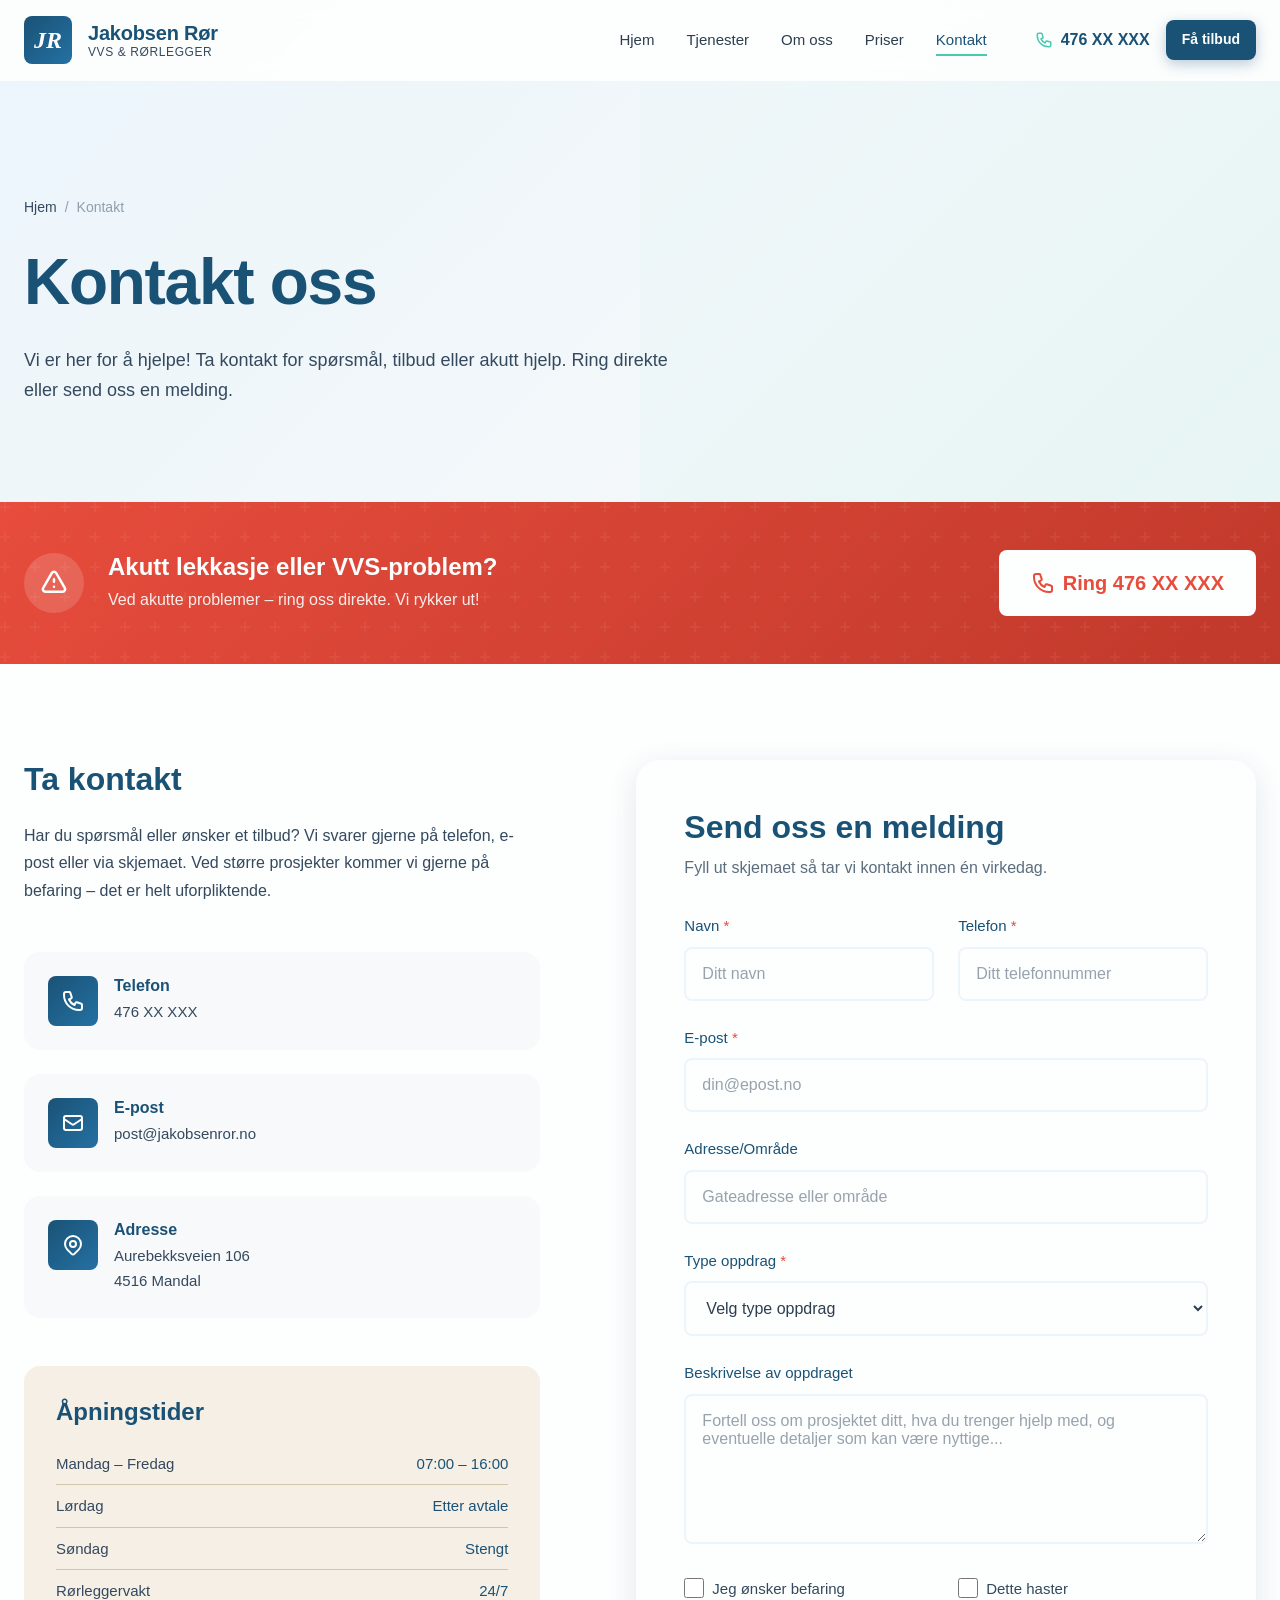
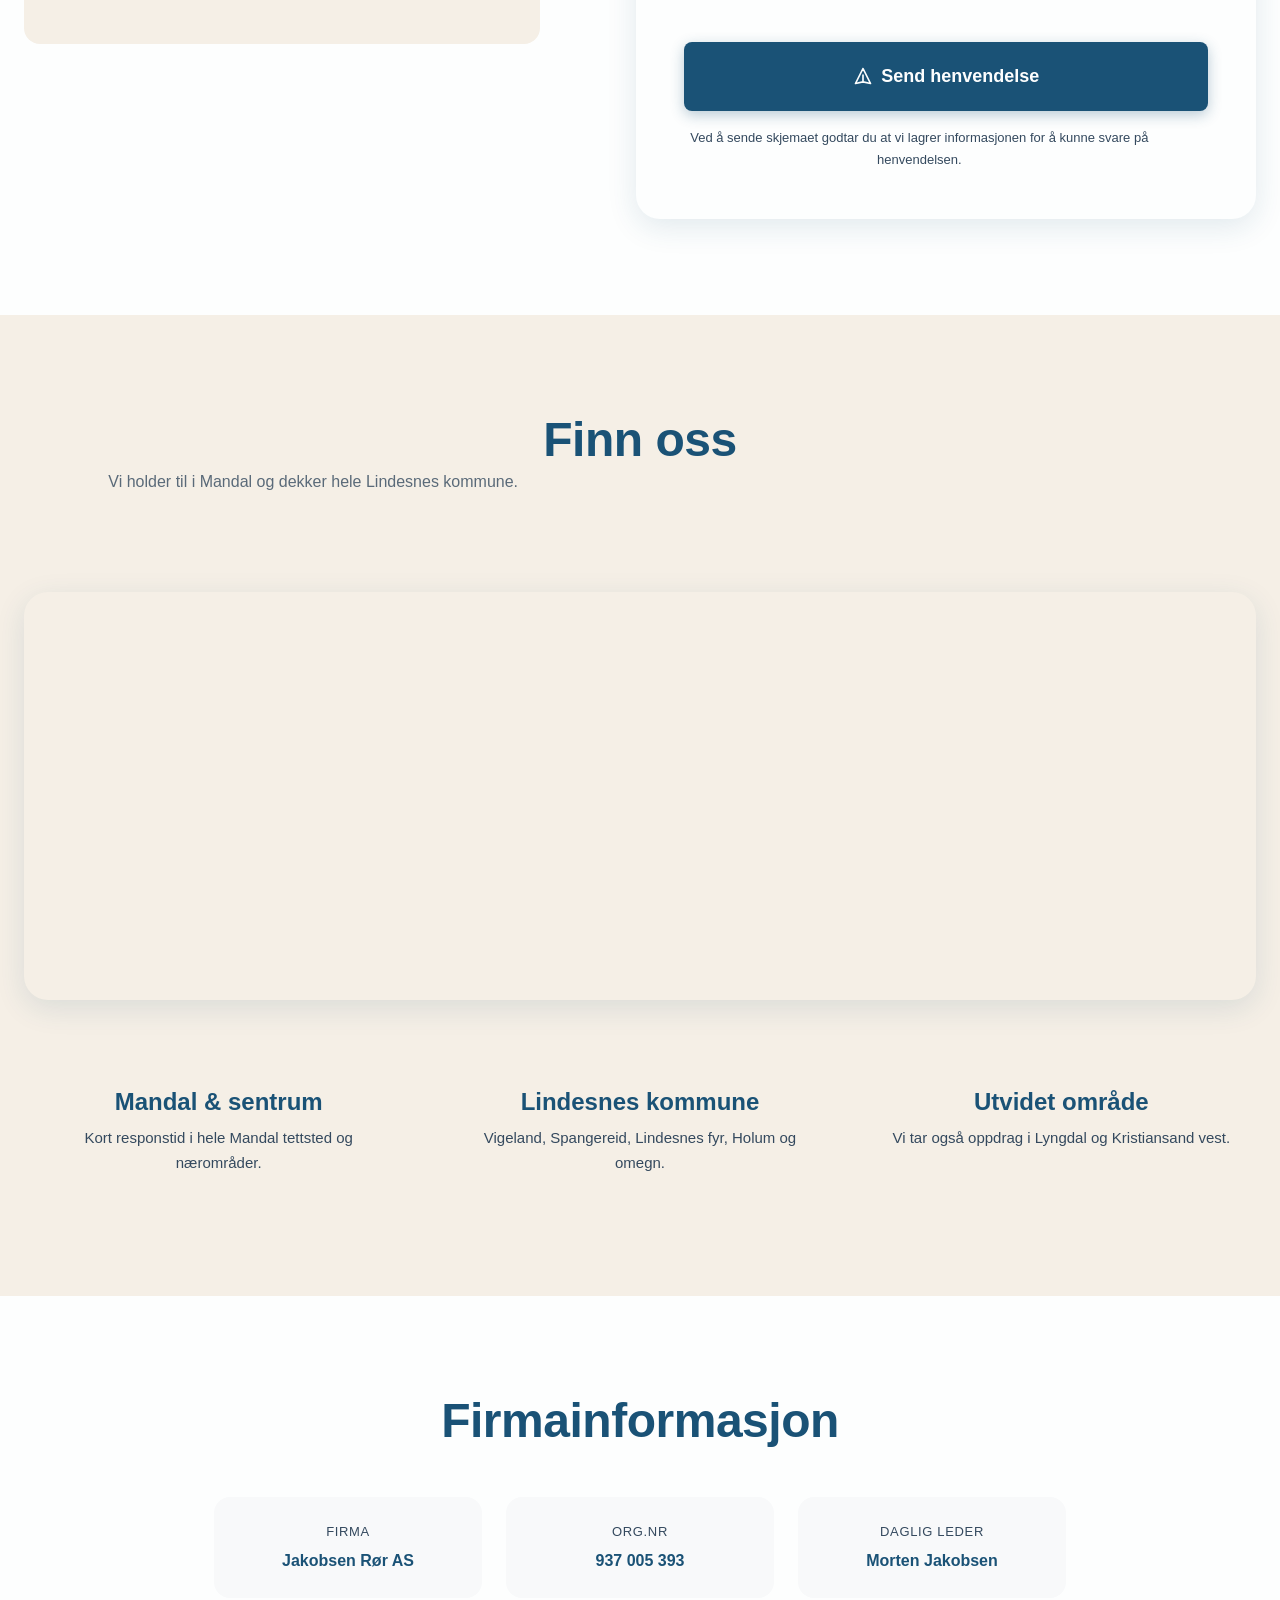
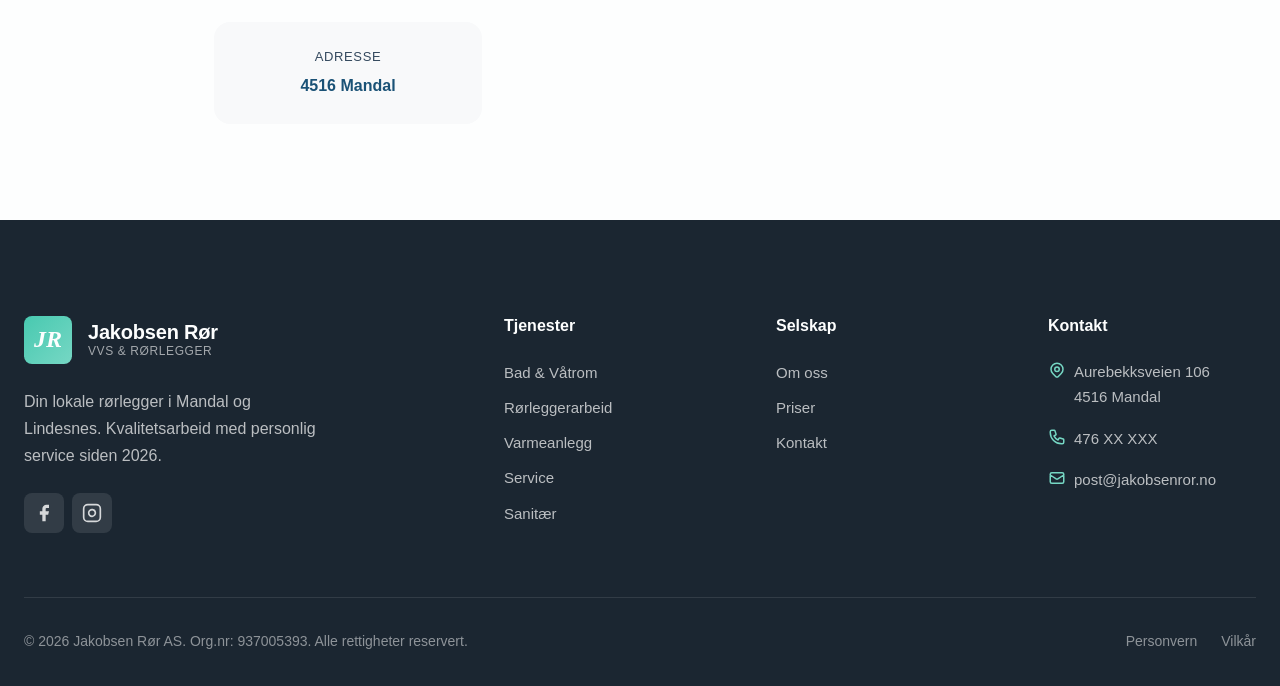
<file: kontakt.html>
<!DOCTYPE html>
<html lang="nb">
<head>
  <meta charset="UTF-8">
  <meta name="viewport" content="width=device-width, initial-scale=1.0">
  <meta name="description" content="Kontakt Jakobsen Rør AS for VVS-tjenester i Mandal og Lindesnes. Ring for gratis befaring eller send oss en melding.">
  <meta name="keywords" content="kontakt rørlegger mandal, VVS kontakt lindesnes, rørlegger telefon mandal">

  <title>Kontakt | Jakobsen Rør AS | Rørlegger Mandal</title>

  <link rel="stylesheet" href="css/style.css">
  <link rel="icon" type="image/svg+xml" href="data:image/svg+xml,%3Csvg xmlns='http://www.w3.org/2000/svg' viewBox='0 0 100 100'%3E%3Crect fill='%231A5276' width='100' height='100' rx='20'/%3E%3Ctext x='50' y='65' font-family='Georgia' font-size='50' font-style='italic' fill='white' text-anchor='middle'%3EJR%3C/text%3E%3C/svg%3E">
</head>
<body>
  <!-- Header -->
  <header class="header" id="header">
    <div class="container">
      <div class="header-inner">
        <a href="index.html" class="logo">
          <div class="logo-icon">JR</div>
          <div class="logo-text">
            <span class="logo-name">Jakobsen Rør</span>
            <span class="logo-tagline">VVS & Rørlegger</span>
          </div>
        </a>

        <nav class="nav-main" id="nav-main">
          <ul class="nav-links">
            <li><a href="index.html" class="nav-link">Hjem</a></li>
            <li><a href="tjenester.html" class="nav-link">Tjenester</a></li>
            <li><a href="om-oss.html" class="nav-link">Om oss</a></li>
            <li><a href="priser.html" class="nav-link">Priser</a></li>
            <li><a href="kontakt.html" class="nav-link active">Kontakt</a></li>
          </ul>
          <div class="nav-cta">
            <a href="tel:+47476XXXXX" class="nav-phone">
              <svg xmlns="http://www.w3.org/2000/svg" fill="none" viewBox="0 0 24 24" stroke="currentColor">
                <path stroke-linecap="round" stroke-linejoin="round" stroke-width="2" d="M3 5a2 2 0 012-2h3.28a1 1 0 01.948.684l1.498 4.493a1 1 0 01-.502 1.21l-2.257 1.13a11.042 11.042 0 005.516 5.516l1.13-2.257a1 1 0 011.21-.502l4.493 1.498a1 1 0 01.684.949V19a2 2 0 01-2 2h-1C9.716 21 3 14.284 3 6V5z"/>
              </svg>
              476 XX XXX
            </a>
            <a href="kontakt.html" class="btn btn-primary btn-small">Få tilbud</a>
          </div>
        </nav>

        <button class="menu-toggle" id="menu-toggle" aria-label="Meny">
          <span></span>
          <span></span>
          <span></span>
        </button>
      </div>
    </div>
  </header>

  <!-- Page Header -->
  <section class="page-header">
    <div class="container">
      <div class="page-header-content">
        <nav class="breadcrumb">
          <a href="index.html">Hjem</a>
          <span>/</span>
          <span class="breadcrumb-current">Kontakt</span>
        </nav>
        <h1 class="page-title">Kontakt oss</h1>
        <p class="page-description">Vi er her for å hjelpe! Ta kontakt for spørsmål, tilbud eller akutt hjelp. Ring direkte eller send oss en melding.</p>
      </div>
    </div>
  </section>

  <!-- Emergency Banner -->
  <section class="emergency-banner">
    <div class="container">
      <div class="emergency-content">
        <div class="emergency-text">
          <div class="emergency-icon">
            <svg xmlns="http://www.w3.org/2000/svg" fill="none" viewBox="0 0 24 24" stroke="currentColor">
              <path stroke-linecap="round" stroke-linejoin="round" stroke-width="2" d="M12 9v2m0 4h.01m-6.938 4h13.856c1.54 0 2.502-1.667 1.732-3L13.732 4c-.77-1.333-2.694-1.333-3.464 0L3.34 16c-.77 1.333.192 3 1.732 3z"/>
            </svg>
          </div>
          <div>
            <h3 class="emergency-title">Akutt lekkasje eller VVS-problem?</h3>
            <p class="emergency-description">Ved akutte problemer – ring oss direkte. Vi rykker ut!</p>
          </div>
        </div>
        <div class="emergency-phone">
          <a href="tel:+47476XXXXX">
            <svg xmlns="http://www.w3.org/2000/svg" fill="none" viewBox="0 0 24 24" stroke="currentColor">
              <path stroke-linecap="round" stroke-linejoin="round" stroke-width="2" d="M3 5a2 2 0 012-2h3.28a1 1 0 01.948.684l1.498 4.493a1 1 0 01-.502 1.21l-2.257 1.13a11.042 11.042 0 005.516 5.516l1.13-2.257a1 1 0 011.21-.502l4.493 1.498a1 1 0 01.684.949V19a2 2 0 01-2 2h-1C9.716 21 3 14.284 3 6V5z"/>
            </svg>
            Ring 476 XX XXX
          </a>
        </div>
      </div>
    </div>
  </section>

  <!-- Contact Section -->
  <section class="section">
    <div class="container">
      <div class="contact-grid">
        <!-- Contact Info -->
        <div class="contact-info" data-animate>
          <h3>Ta kontakt</h3>
          <p>Har du spørsmål eller ønsker et tilbud? Vi svarer gjerne på telefon, e-post eller via skjemaet. Ved større prosjekter kommer vi gjerne på befaring – det er helt uforpliktende.</p>

          <div class="contact-methods">
            <a href="tel:+47476XXXXX" class="contact-method">
              <div class="contact-method-icon">
                <svg xmlns="http://www.w3.org/2000/svg" fill="none" viewBox="0 0 24 24" stroke="currentColor">
                  <path stroke-linecap="round" stroke-linejoin="round" stroke-width="2" d="M3 5a2 2 0 012-2h3.28a1 1 0 01.948.684l1.498 4.493a1 1 0 01-.502 1.21l-2.257 1.13a11.042 11.042 0 005.516 5.516l1.13-2.257a1 1 0 011.21-.502l4.493 1.498a1 1 0 01.684.949V19a2 2 0 01-2 2h-1C9.716 21 3 14.284 3 6V5z"/>
                </svg>
              </div>
              <div class="contact-method-content">
                <h4>Telefon</h4>
                <p>476 XX XXX</p>
              </div>
            </a>

            <a href="mailto:post@jakobsenror.no" class="contact-method">
              <div class="contact-method-icon">
                <svg xmlns="http://www.w3.org/2000/svg" fill="none" viewBox="0 0 24 24" stroke="currentColor">
                  <path stroke-linecap="round" stroke-linejoin="round" stroke-width="2" d="M3 8l7.89 5.26a2 2 0 002.22 0L21 8M5 19h14a2 2 0 002-2V7a2 2 0 00-2-2H5a2 2 0 00-2 2v10a2 2 0 002 2z"/>
                </svg>
              </div>
              <div class="contact-method-content">
                <h4>E-post</h4>
                <p>post@jakobsenror.no</p>
              </div>
            </a>

            <div class="contact-method">
              <div class="contact-method-icon">
                <svg xmlns="http://www.w3.org/2000/svg" fill="none" viewBox="0 0 24 24" stroke="currentColor">
                  <path stroke-linecap="round" stroke-linejoin="round" stroke-width="2" d="M17.657 16.657L13.414 20.9a1.998 1.998 0 01-2.827 0l-4.244-4.243a8 8 0 1111.314 0z"/>
                  <path stroke-linecap="round" stroke-linejoin="round" stroke-width="2" d="M15 11a3 3 0 11-6 0 3 3 0 016 0z"/>
                </svg>
              </div>
              <div class="contact-method-content">
                <h4>Adresse</h4>
                <p>Aurebekksveien 106<br>4516 Mandal</p>
              </div>
            </div>
          </div>

          <div class="contact-hours">
            <h4>Åpningstider</h4>
            <ul class="hours-list">
              <li>
                <span class="hours-day">Mandag – Fredag</span>
                <span class="hours-time">07:00 – 16:00</span>
              </li>
              <li>
                <span class="hours-day">Lørdag</span>
                <span class="hours-time">Etter avtale</span>
              </li>
              <li>
                <span class="hours-day">Søndag</span>
                <span class="hours-time">Stengt</span>
              </li>
              <li>
                <span class="hours-day">Rørleggervakt</span>
                <span class="hours-time">24/7</span>
              </li>
            </ul>
          </div>
        </div>

        <!-- Contact Form -->
        <div class="contact-form-wrapper" data-animate>
          <div class="contact-form-header">
            <h3>Send oss en melding</h3>
            <p class="text-muted">Fyll ut skjemaet så tar vi kontakt innen én virkedag.</p>
          </div>

          <form id="contact-form" class="contact-form">
            <div class="form-row">
              <div class="form-group">
                <label for="name" class="form-label">Navn <span class="required">*</span></label>
                <input type="text" id="name" name="name" class="form-input" required placeholder="Ditt navn">
              </div>
              <div class="form-group">
                <label for="phone" class="form-label">Telefon <span class="required">*</span></label>
                <input type="tel" id="phone" name="phone" class="form-input" required placeholder="Ditt telefonnummer">
              </div>
            </div>

            <div class="form-group">
              <label for="email" class="form-label">E-post <span class="required">*</span></label>
              <input type="email" id="email" name="email" class="form-input" required placeholder="din@epost.no">
            </div>

            <div class="form-group">
              <label for="address" class="form-label">Adresse/Område</label>
              <input type="text" id="address" name="address" class="form-input" placeholder="Gateadresse eller område">
            </div>

            <div class="form-group">
              <label for="service" class="form-label">Type oppdrag <span class="required">*</span></label>
              <select id="service" name="service" class="form-select" required>
                <option value="">Velg type oppdrag</option>
                <option value="badrenovering">Badrenovering</option>
                <option value="rorarbeid">Rørarbeid</option>
                <option value="varmeanlegg">Varmeanlegg</option>
                <option value="akutt">Akutt / Lekkasje</option>
                <option value="service">Service og vedlikehold</option>
                <option value="sanitar">Sanitærinstallasjon</option>
                <option value="nybygg">Nybygg / Hytte</option>
                <option value="annet">Annet</option>
              </select>
            </div>

            <div class="form-group">
              <label for="message" class="form-label">Beskrivelse av oppdraget</label>
              <textarea id="message" name="message" class="form-textarea" placeholder="Fortell oss om prosjektet ditt, hva du trenger hjelp med, og eventuelle detaljer som kan være nyttige..."></textarea>
            </div>

            <div class="form-row">
              <div class="form-group">
                <label class="form-checkbox">
                  <input type="checkbox" id="befaring" name="befaring">
                  <span class="form-checkbox-label">Jeg ønsker befaring</span>
                </label>
              </div>
              <div class="form-group">
                <label class="form-checkbox">
                  <input type="checkbox" id="urgent" name="urgent">
                  <span class="form-checkbox-label">Dette haster</span>
                </label>
              </div>
            </div>

            <button type="submit" class="btn btn-primary btn-large" style="width: 100%; margin-top: var(--space-md);">
              <svg xmlns="http://www.w3.org/2000/svg" width="20" height="20" fill="none" viewBox="0 0 24 24" stroke="currentColor">
                <path stroke-linecap="round" stroke-linejoin="round" stroke-width="2" d="M12 19l9 2-9-18-9 18 9-2zm0 0v-8"/>
              </svg>
              Send henvendelse
            </button>

            <p style="font-size: 0.8125rem; color: var(--charcoal); text-align: center; margin-top: var(--space-md);">
              Ved å sende skjemaet godtar du at vi lagrer informasjonen for å kunne svare på henvendelsen.
            </p>
          </form>

          <!-- Success Message -->
          <div id="form-success" class="form-success" style="display: none; text-align: center; padding: var(--space-2xl);">
            <div style="width: 80px; height: 80px; margin: 0 auto var(--space-lg); display: flex; align-items: center; justify-content: center; background: var(--sea-foam); border-radius: var(--radius-full);">
              <svg xmlns="http://www.w3.org/2000/svg" width="40" height="40" fill="none" viewBox="0 0 24 24" stroke="var(--sea-green)">
                <path stroke-linecap="round" stroke-linejoin="round" stroke-width="2" d="M5 13l4 4L19 7"/>
              </svg>
            </div>
            <h3 style="margin-bottom: var(--space-md);">Takk for henvendelsen!</h3>
            <p style="color: var(--charcoal);">Vi har mottatt meldingen din og tar kontakt så snart som mulig, normalt innen én virkedag.</p>
            <p style="color: var(--charcoal); margin-top: var(--space-md);">Haster det? Ring oss direkte på <a href="tel:+47476XXXXX" style="font-weight: 600;">476 XX XXX</a>.</p>
          </div>
        </div>
      </div>
    </div>
  </section>

  <!-- Map Section -->
  <section class="section bg-sand">
    <div class="container">
      <div style="text-align: center; margin-bottom: var(--space-2xl);" data-animate>
        <h2>Finn oss</h2>
        <p class="text-muted">Vi holder til i Mandal og dekker hele Lindesnes kommune.</p>
      </div>

      <div class="contact-map" data-animate>
        <iframe
          src="https://www.google.com/maps/embed?pb=!1m18!1m12!1m3!1d33246.47947988379!2d7.426012!3d58.024778!2m3!1f0!2f0!3f0!3m2!1i1024!2i768!4f13.1!3m3!1m2!1s0x4638035c6e8e0c17%3A0x5c6f5c6f5c6f5c6f!2s4516%20Mandal!5e0!3m2!1sno!2sno!4v1234567890"
          allowfullscreen=""
          loading="lazy"
          referrerpolicy="no-referrer-when-downgrade"
          title="Kart over Mandal">
        </iframe>
      </div>

      <div style="display: grid; grid-template-columns: repeat(auto-fit, minmax(250px, 1fr)); gap: var(--space-xl); margin-top: var(--space-3xl);" data-animate>
        <div style="text-align: center; padding: var(--space-lg);">
          <h4 style="margin-bottom: var(--space-sm);">Mandal & sentrum</h4>
          <p style="color: var(--charcoal); font-size: 0.9375rem;">Kort responstid i hele Mandal tettsted og nærområder.</p>
        </div>
        <div style="text-align: center; padding: var(--space-lg);">
          <h4 style="margin-bottom: var(--space-sm);">Lindesnes kommune</h4>
          <p style="color: var(--charcoal); font-size: 0.9375rem;">Vigeland, Spangereid, Lindesnes fyr, Holum og omegn.</p>
        </div>
        <div style="text-align: center; padding: var(--space-lg);">
          <h4 style="margin-bottom: var(--space-sm);">Utvidet område</h4>
          <p style="color: var(--charcoal); font-size: 0.9375rem;">Vi tar også oppdrag i Lyngdal og Kristiansand vest.</p>
        </div>
      </div>
    </div>
  </section>

  <!-- Company Info -->
  <section class="section">
    <div class="container container-narrow">
      <div style="text-align: center; margin-bottom: var(--space-2xl);" data-animate>
        <h2>Firmainformasjon</h2>
      </div>

      <div style="display: grid; grid-template-columns: repeat(auto-fit, minmax(200px, 1fr)); gap: var(--space-lg);" data-animate>
        <div style="background: var(--pearl-white); padding: var(--space-lg); border-radius: var(--radius-lg); text-align: center;">
          <div style="font-size: 0.8125rem; color: var(--charcoal); text-transform: uppercase; letter-spacing: 0.05em; margin-bottom: var(--space-xs);">Firma</div>
          <div style="font-weight: 600; color: var(--fjord-deep);">Jakobsen Rør AS</div>
        </div>
        <div style="background: var(--pearl-white); padding: var(--space-lg); border-radius: var(--radius-lg); text-align: center;">
          <div style="font-size: 0.8125rem; color: var(--charcoal); text-transform: uppercase; letter-spacing: 0.05em; margin-bottom: var(--space-xs);">Org.nr</div>
          <div style="font-weight: 600; color: var(--fjord-deep);">937 005 393</div>
        </div>
        <div style="background: var(--pearl-white); padding: var(--space-lg); border-radius: var(--radius-lg); text-align: center;">
          <div style="font-size: 0.8125rem; color: var(--charcoal); text-transform: uppercase; letter-spacing: 0.05em; margin-bottom: var(--space-xs);">Daglig leder</div>
          <div style="font-weight: 600; color: var(--fjord-deep);">Morten Jakobsen</div>
        </div>
        <div style="background: var(--pearl-white); padding: var(--space-lg); border-radius: var(--radius-lg); text-align: center;">
          <div style="font-size: 0.8125rem; color: var(--charcoal); text-transform: uppercase; letter-spacing: 0.05em; margin-bottom: var(--space-xs);">Adresse</div>
          <div style="font-weight: 600; color: var(--fjord-deep);">4516 Mandal</div>
        </div>
      </div>
    </div>
  </section>

  <!-- Footer -->
  <footer class="footer">
    <div class="container">
      <div class="footer-grid">
        <div class="footer-brand">
          <a href="index.html" class="logo">
            <div class="logo-icon">JR</div>
            <div class="logo-text">
              <span class="logo-name">Jakobsen Rør</span>
              <span class="logo-tagline">VVS & Rørlegger</span>
            </div>
          </a>
          <p class="footer-description">Din lokale rørlegger i Mandal og Lindesnes. Kvalitetsarbeid med personlig service siden 2026.</p>
          <div class="footer-social">
            <a href="#" aria-label="Facebook">
              <svg xmlns="http://www.w3.org/2000/svg" width="20" height="20" fill="currentColor" viewBox="0 0 24 24">
                <path d="M18 2h-3a5 5 0 00-5 5v3H7v4h3v8h4v-8h3l1-4h-4V7a1 1 0 011-1h3z"/>
              </svg>
            </a>
            <a href="#" aria-label="Instagram">
              <svg xmlns="http://www.w3.org/2000/svg" width="20" height="20" fill="none" stroke="currentColor" viewBox="0 0 24 24">
                <rect x="2" y="2" width="20" height="20" rx="5" ry="5" stroke-width="2"/>
                <path d="M16 11.37A4 4 0 1112.63 8 4 4 0 0116 11.37z" stroke-width="2"/>
                <line x1="17.5" y1="6.5" x2="17.51" y2="6.5" stroke-width="2"/>
              </svg>
            </a>
          </div>
        </div>

        <div class="footer-column">
          <h4 class="footer-heading">Tjenester</h4>
          <ul class="footer-links">
            <li><a href="tjenester.html#bad">Bad & Våtrom</a></li>
            <li><a href="tjenester.html#ror">Rørleggerarbeid</a></li>
            <li><a href="tjenester.html#varme">Varmeanlegg</a></li>
            <li><a href="tjenester.html#service">Service</a></li>
            <li><a href="tjenester.html#sanitar">Sanitær</a></li>
          </ul>
        </div>

        <div class="footer-column">
          <h4 class="footer-heading">Selskap</h4>
          <ul class="footer-links">
            <li><a href="om-oss.html">Om oss</a></li>
            <li><a href="priser.html">Priser</a></li>
            <li><a href="kontakt.html">Kontakt</a></li>
          </ul>
        </div>

        <div class="footer-column">
          <h4 class="footer-heading">Kontakt</h4>
          <div class="footer-contact-item">
            <svg xmlns="http://www.w3.org/2000/svg" fill="none" viewBox="0 0 24 24" stroke="currentColor">
              <path stroke-linecap="round" stroke-linejoin="round" stroke-width="2" d="M17.657 16.657L13.414 20.9a1.998 1.998 0 01-2.827 0l-4.244-4.243a8 8 0 1111.314 0z"/>
              <path stroke-linecap="round" stroke-linejoin="round" stroke-width="2" d="M15 11a3 3 0 11-6 0 3 3 0 016 0z"/>
            </svg>
            <span>Aurebekksveien 106<br>4516 Mandal</span>
          </div>
          <div class="footer-contact-item">
            <svg xmlns="http://www.w3.org/2000/svg" fill="none" viewBox="0 0 24 24" stroke="currentColor">
              <path stroke-linecap="round" stroke-linejoin="round" stroke-width="2" d="M3 5a2 2 0 012-2h3.28a1 1 0 01.948.684l1.498 4.493a1 1 0 01-.502 1.21l-2.257 1.13a11.042 11.042 0 005.516 5.516l1.13-2.257a1 1 0 011.21-.502l4.493 1.498a1 1 0 01.684.949V19a2 2 0 01-2 2h-1C9.716 21 3 14.284 3 6V5z"/>
            </svg>
            <a href="tel:+47476XXXXX">476 XX XXX</a>
          </div>
          <div class="footer-contact-item">
            <svg xmlns="http://www.w3.org/2000/svg" fill="none" viewBox="0 0 24 24" stroke="currentColor">
              <path stroke-linecap="round" stroke-linejoin="round" stroke-width="2" d="M3 8l7.89 5.26a2 2 0 002.22 0L21 8M5 19h14a2 2 0 002-2V7a2 2 0 00-2-2H5a2 2 0 00-2 2v10a2 2 0 002 2z"/>
            </svg>
            <a href="mailto:post@jakobsenror.no">post@jakobsenror.no</a>
          </div>
        </div>
      </div>

      <div class="footer-bottom">
        <p class="footer-copyright">&copy; 2026 Jakobsen Rør AS. Org.nr: 937005393. Alle rettigheter reservert.</p>
        <div class="footer-legal">
          <a href="#">Personvern</a>
          <a href="#">Vilkår</a>
        </div>
      </div>
    </div>
  </footer>

  <script src="js/main.js"></script>
</body>
</html>
</file>
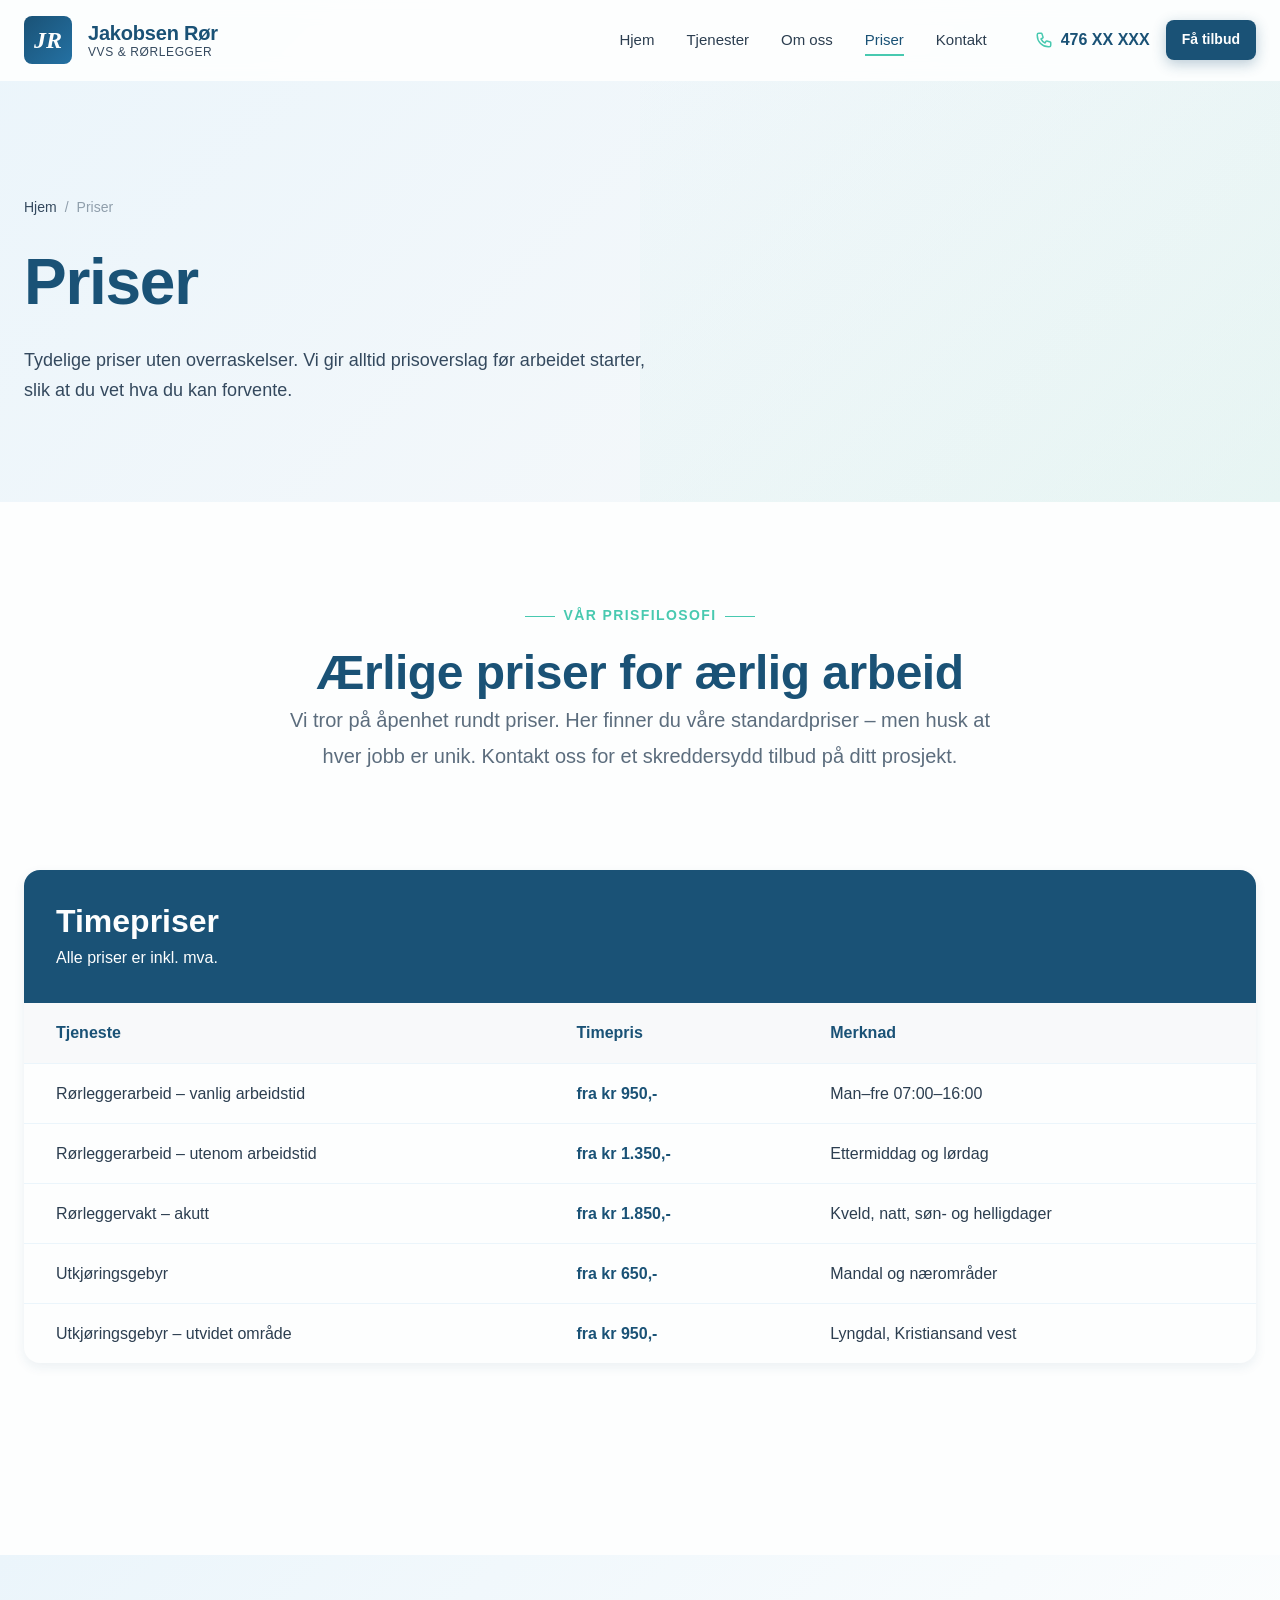
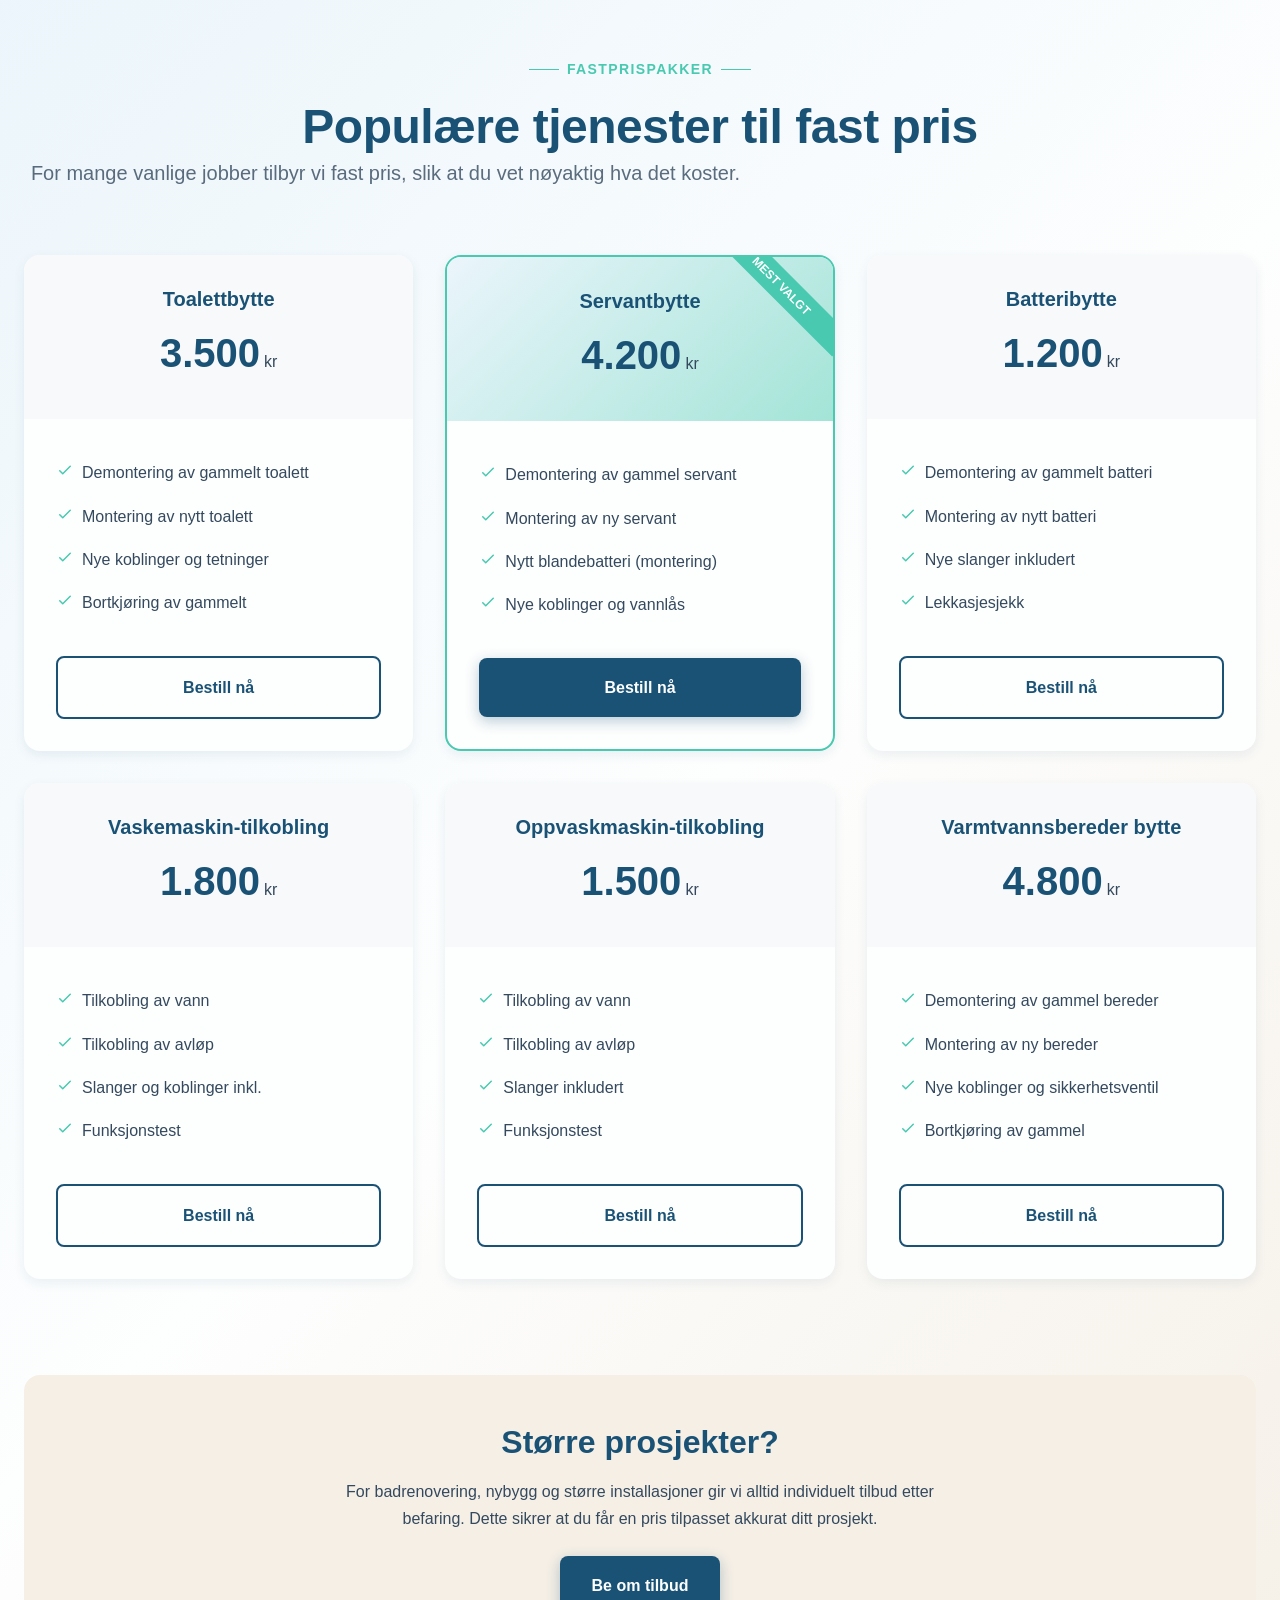
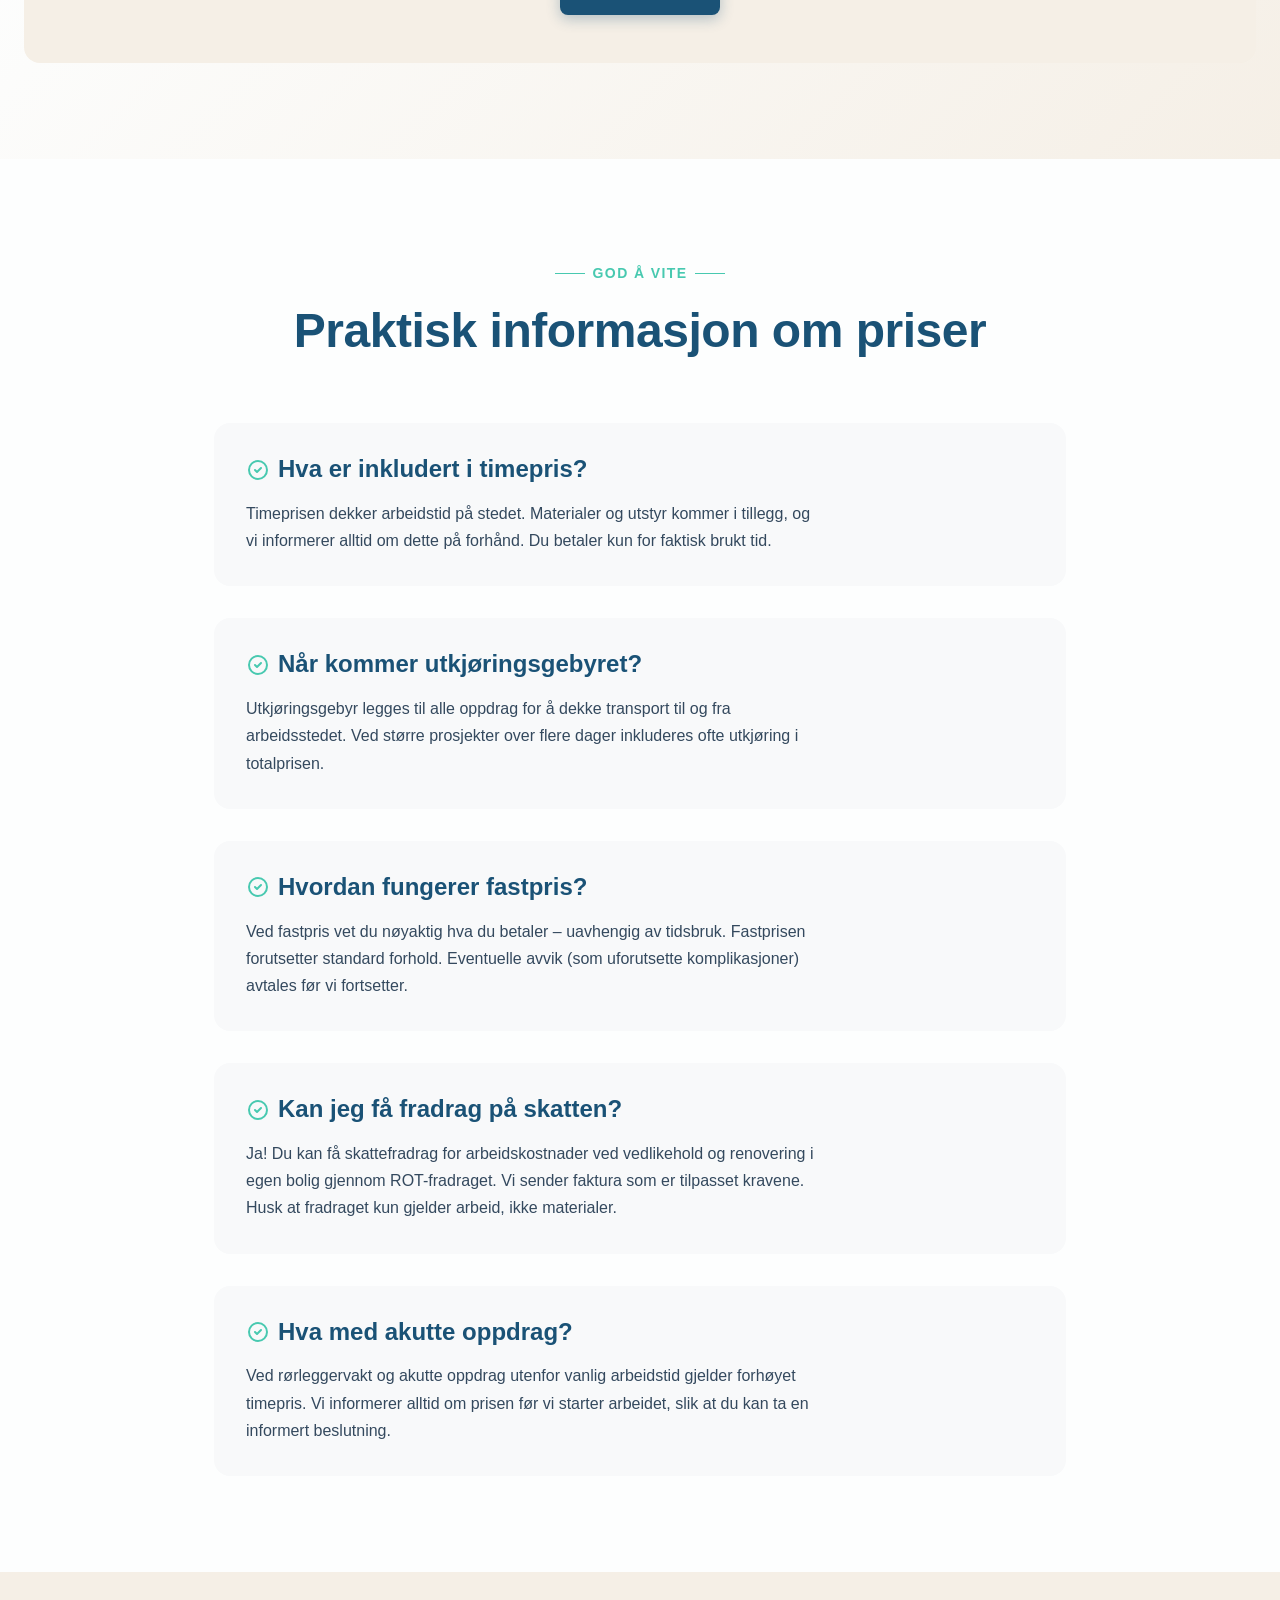
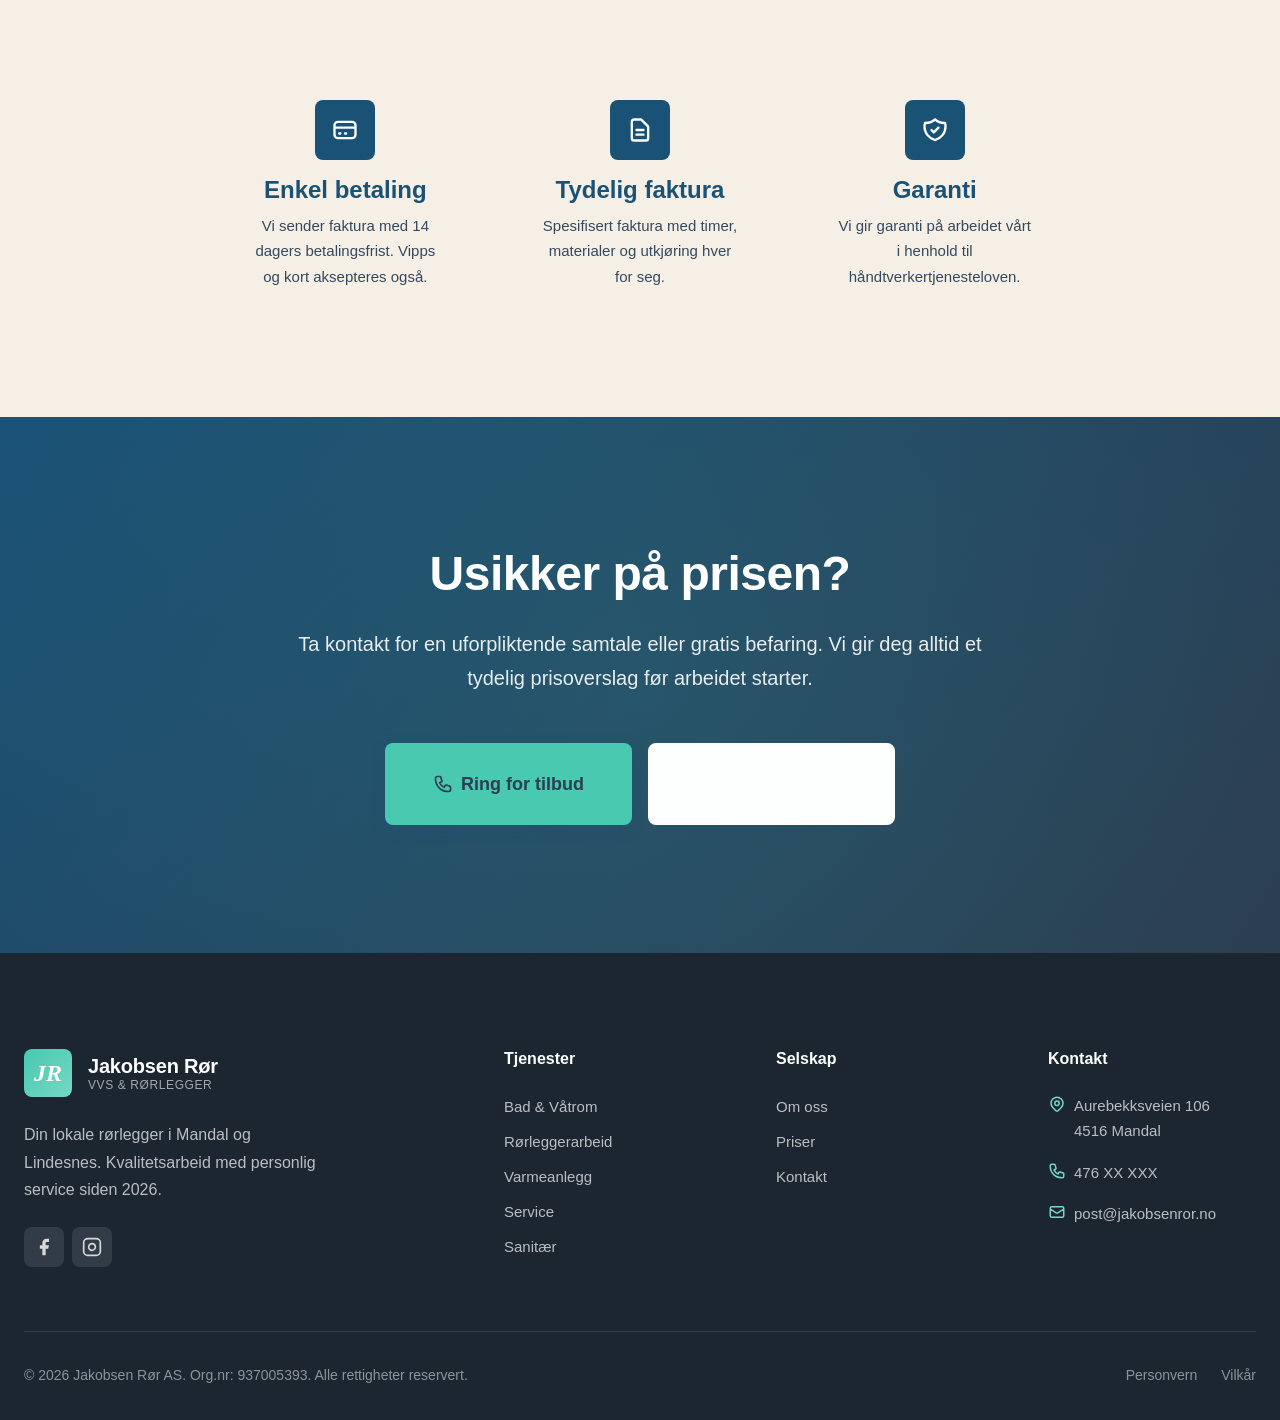
<file: priser.html>
<!DOCTYPE html>
<html lang="nb">
<head>
  <meta charset="UTF-8">
  <meta name="viewport" content="width=device-width, initial-scale=1.0">
  <meta name="description" content="Priser og timepriser hos Jakobsen Rør AS. Rørlegger i Mandal og Lindesnes med konkurransedyktige priser. Fast pris på vanlige jobber.">
  <meta name="keywords" content="rørlegger pris mandal, VVS priser lindesnes, timepris rørlegger, badrenovering pris">

  <title>Priser | Rørlegger Mandal | Jakobsen Rør AS</title>

  <link rel="stylesheet" href="css/style.css">
  <link rel="icon" type="image/svg+xml" href="data:image/svg+xml,%3Csvg xmlns='http://www.w3.org/2000/svg' viewBox='0 0 100 100'%3E%3Crect fill='%231A5276' width='100' height='100' rx='20'/%3E%3Ctext x='50' y='65' font-family='Georgia' font-size='50' font-style='italic' fill='white' text-anchor='middle'%3EJR%3C/text%3E%3C/svg%3E">
</head>
<body>
  <!-- Header -->
  <header class="header" id="header">
    <div class="container">
      <div class="header-inner">
        <a href="index.html" class="logo">
          <div class="logo-icon">JR</div>
          <div class="logo-text">
            <span class="logo-name">Jakobsen Rør</span>
            <span class="logo-tagline">VVS & Rørlegger</span>
          </div>
        </a>

        <nav class="nav-main" id="nav-main">
          <ul class="nav-links">
            <li><a href="index.html" class="nav-link">Hjem</a></li>
            <li><a href="tjenester.html" class="nav-link">Tjenester</a></li>
            <li><a href="om-oss.html" class="nav-link">Om oss</a></li>
            <li><a href="priser.html" class="nav-link active">Priser</a></li>
            <li><a href="kontakt.html" class="nav-link">Kontakt</a></li>
          </ul>
          <div class="nav-cta">
            <a href="tel:+47476XXXXX" class="nav-phone">
              <svg xmlns="http://www.w3.org/2000/svg" fill="none" viewBox="0 0 24 24" stroke="currentColor">
                <path stroke-linecap="round" stroke-linejoin="round" stroke-width="2" d="M3 5a2 2 0 012-2h3.28a1 1 0 01.948.684l1.498 4.493a1 1 0 01-.502 1.21l-2.257 1.13a11.042 11.042 0 005.516 5.516l1.13-2.257a1 1 0 011.21-.502l4.493 1.498a1 1 0 01.684.949V19a2 2 0 01-2 2h-1C9.716 21 3 14.284 3 6V5z"/>
              </svg>
              476 XX XXX
            </a>
            <a href="kontakt.html" class="btn btn-primary btn-small">Få tilbud</a>
          </div>
        </nav>

        <button class="menu-toggle" id="menu-toggle" aria-label="Meny">
          <span></span>
          <span></span>
          <span></span>
        </button>
      </div>
    </div>
  </header>

  <!-- Page Header -->
  <section class="page-header">
    <div class="container">
      <div class="page-header-content">
        <nav class="breadcrumb">
          <a href="index.html">Hjem</a>
          <span>/</span>
          <span class="breadcrumb-current">Priser</span>
        </nav>
        <h1 class="page-title">Priser</h1>
        <p class="page-description">Tydelige priser uten overraskelser. Vi gir alltid prisoverslag før arbeidet starter, slik at du vet hva du kan forvente.</p>
      </div>
    </div>
  </section>

  <!-- Pricing Intro -->
  <section class="section">
    <div class="container">
      <div class="pricing-intro" data-animate>
        <div class="section-label">Vår prisfilosofi</div>
        <h2>Ærlige priser for ærlig arbeid</h2>
        <p class="text-large text-muted">Vi tror på åpenhet rundt priser. Her finner du våre standardpriser – men husk at hver jobb er unik. Kontakt oss for et skreddersydd tilbud på ditt prosjekt.</p>
      </div>

      <!-- Hourly Rates Table -->
      <div class="rates-table" data-animate>
        <div class="rates-table-header">
          <h3>Timepriser</h3>
          <p>Alle priser er inkl. mva.</p>
        </div>
        <table>
          <thead>
            <tr>
              <th>Tjeneste</th>
              <th>Timepris</th>
              <th>Merknad</th>
            </tr>
          </thead>
          <tbody>
            <tr>
              <td>Rørleggerarbeid – vanlig arbeidstid</td>
              <td class="rate-value">fra kr 950,-</td>
              <td>Man–fre 07:00–16:00</td>
            </tr>
            <tr>
              <td>Rørleggerarbeid – utenom arbeidstid</td>
              <td class="rate-value">fra kr 1.350,-</td>
              <td>Ettermiddag og lørdag</td>
            </tr>
            <tr>
              <td>Rørleggervakt – akutt</td>
              <td class="rate-value">fra kr 1.850,-</td>
              <td>Kveld, natt, søn- og helligdager</td>
            </tr>
            <tr>
              <td>Utkjøringsgebyr</td>
              <td class="rate-value">fra kr 650,-</td>
              <td>Mandal og nærområder</td>
            </tr>
            <tr>
              <td>Utkjøringsgebyr – utvidet område</td>
              <td class="rate-value">fra kr 950,-</td>
              <td>Lyngdal, Kristiansand vest</td>
            </tr>
          </tbody>
        </table>
      </div>
    </div>
  </section>

  <!-- Fixed Price Packages -->
  <section class="section bg-gradient-coastal">
    <div class="container">
      <div style="text-align: center; margin-bottom: var(--space-3xl);" data-animate>
        <div class="section-label">Fastprispakker</div>
        <h2>Populære tjenester til fast pris</h2>
        <p class="text-large text-muted">For mange vanlige jobber tilbyr vi fast pris, slik at du vet nøyaktig hva det koster.</p>
      </div>

      <div class="pricing-grid">
        <!-- Package 1 -->
        <div class="pricing-card" data-animate>
          <div class="pricing-header">
            <h3 class="pricing-name">Toalettbytte</h3>
            <div class="pricing-price">
              <span class="pricing-amount">3.500</span>
              <span class="pricing-period">kr</span>
            </div>
          </div>
          <div class="pricing-body">
            <ul class="pricing-features">
              <li>
                <svg xmlns="http://www.w3.org/2000/svg" fill="none" viewBox="0 0 24 24" stroke="currentColor"><path stroke-linecap="round" stroke-linejoin="round" stroke-width="2" d="M5 13l4 4L19 7"/></svg>
                Demontering av gammelt toalett
              </li>
              <li>
                <svg xmlns="http://www.w3.org/2000/svg" fill="none" viewBox="0 0 24 24" stroke="currentColor"><path stroke-linecap="round" stroke-linejoin="round" stroke-width="2" d="M5 13l4 4L19 7"/></svg>
                Montering av nytt toalett
              </li>
              <li>
                <svg xmlns="http://www.w3.org/2000/svg" fill="none" viewBox="0 0 24 24" stroke="currentColor"><path stroke-linecap="round" stroke-linejoin="round" stroke-width="2" d="M5 13l4 4L19 7"/></svg>
                Nye koblinger og tetninger
              </li>
              <li>
                <svg xmlns="http://www.w3.org/2000/svg" fill="none" viewBox="0 0 24 24" stroke="currentColor"><path stroke-linecap="round" stroke-linejoin="round" stroke-width="2" d="M5 13l4 4L19 7"/></svg>
                Bortkjøring av gammelt
              </li>
            </ul>
            <div class="pricing-cta">
              <a href="kontakt.html" class="btn btn-secondary">Bestill nå</a>
            </div>
          </div>
        </div>

        <!-- Package 2 -->
        <div class="pricing-card featured" data-animate>
          <div class="pricing-header">
            <h3 class="pricing-name">Servantbytte</h3>
            <div class="pricing-price">
              <span class="pricing-amount">4.200</span>
              <span class="pricing-period">kr</span>
            </div>
          </div>
          <div class="pricing-body">
            <ul class="pricing-features">
              <li>
                <svg xmlns="http://www.w3.org/2000/svg" fill="none" viewBox="0 0 24 24" stroke="currentColor"><path stroke-linecap="round" stroke-linejoin="round" stroke-width="2" d="M5 13l4 4L19 7"/></svg>
                Demontering av gammel servant
              </li>
              <li>
                <svg xmlns="http://www.w3.org/2000/svg" fill="none" viewBox="0 0 24 24" stroke="currentColor"><path stroke-linecap="round" stroke-linejoin="round" stroke-width="2" d="M5 13l4 4L19 7"/></svg>
                Montering av ny servant
              </li>
              <li>
                <svg xmlns="http://www.w3.org/2000/svg" fill="none" viewBox="0 0 24 24" stroke="currentColor"><path stroke-linecap="round" stroke-linejoin="round" stroke-width="2" d="M5 13l4 4L19 7"/></svg>
                Nytt blandebatteri (montering)
              </li>
              <li>
                <svg xmlns="http://www.w3.org/2000/svg" fill="none" viewBox="0 0 24 24" stroke="currentColor"><path stroke-linecap="round" stroke-linejoin="round" stroke-width="2" d="M5 13l4 4L19 7"/></svg>
                Nye koblinger og vannlås
              </li>
            </ul>
            <div class="pricing-cta">
              <a href="kontakt.html" class="btn btn-primary">Bestill nå</a>
            </div>
          </div>
        </div>

        <!-- Package 3 -->
        <div class="pricing-card" data-animate>
          <div class="pricing-header">
            <h3 class="pricing-name">Batteribytte</h3>
            <div class="pricing-price">
              <span class="pricing-amount">1.200</span>
              <span class="pricing-period">kr</span>
            </div>
          </div>
          <div class="pricing-body">
            <ul class="pricing-features">
              <li>
                <svg xmlns="http://www.w3.org/2000/svg" fill="none" viewBox="0 0 24 24" stroke="currentColor"><path stroke-linecap="round" stroke-linejoin="round" stroke-width="2" d="M5 13l4 4L19 7"/></svg>
                Demontering av gammelt batteri
              </li>
              <li>
                <svg xmlns="http://www.w3.org/2000/svg" fill="none" viewBox="0 0 24 24" stroke="currentColor"><path stroke-linecap="round" stroke-linejoin="round" stroke-width="2" d="M5 13l4 4L19 7"/></svg>
                Montering av nytt batteri
              </li>
              <li>
                <svg xmlns="http://www.w3.org/2000/svg" fill="none" viewBox="0 0 24 24" stroke="currentColor"><path stroke-linecap="round" stroke-linejoin="round" stroke-width="2" d="M5 13l4 4L19 7"/></svg>
                Nye slanger inkludert
              </li>
              <li>
                <svg xmlns="http://www.w3.org/2000/svg" fill="none" viewBox="0 0 24 24" stroke="currentColor"><path stroke-linecap="round" stroke-linejoin="round" stroke-width="2" d="M5 13l4 4L19 7"/></svg>
                Lekkasjesjekk
              </li>
            </ul>
            <div class="pricing-cta">
              <a href="kontakt.html" class="btn btn-secondary">Bestill nå</a>
            </div>
          </div>
        </div>

        <!-- Package 4 -->
        <div class="pricing-card" data-animate>
          <div class="pricing-header">
            <h3 class="pricing-name">Vaskemaskin-tilkobling</h3>
            <div class="pricing-price">
              <span class="pricing-amount">1.800</span>
              <span class="pricing-period">kr</span>
            </div>
          </div>
          <div class="pricing-body">
            <ul class="pricing-features">
              <li>
                <svg xmlns="http://www.w3.org/2000/svg" fill="none" viewBox="0 0 24 24" stroke="currentColor"><path stroke-linecap="round" stroke-linejoin="round" stroke-width="2" d="M5 13l4 4L19 7"/></svg>
                Tilkobling av vann
              </li>
              <li>
                <svg xmlns="http://www.w3.org/2000/svg" fill="none" viewBox="0 0 24 24" stroke="currentColor"><path stroke-linecap="round" stroke-linejoin="round" stroke-width="2" d="M5 13l4 4L19 7"/></svg>
                Tilkobling av avløp
              </li>
              <li>
                <svg xmlns="http://www.w3.org/2000/svg" fill="none" viewBox="0 0 24 24" stroke="currentColor"><path stroke-linecap="round" stroke-linejoin="round" stroke-width="2" d="M5 13l4 4L19 7"/></svg>
                Slanger og koblinger inkl.
              </li>
              <li>
                <svg xmlns="http://www.w3.org/2000/svg" fill="none" viewBox="0 0 24 24" stroke="currentColor"><path stroke-linecap="round" stroke-linejoin="round" stroke-width="2" d="M5 13l4 4L19 7"/></svg>
                Funksjonstest
              </li>
            </ul>
            <div class="pricing-cta">
              <a href="kontakt.html" class="btn btn-secondary">Bestill nå</a>
            </div>
          </div>
        </div>

        <!-- Package 5 -->
        <div class="pricing-card" data-animate>
          <div class="pricing-header">
            <h3 class="pricing-name">Oppvaskmaskin-tilkobling</h3>
            <div class="pricing-price">
              <span class="pricing-amount">1.500</span>
              <span class="pricing-period">kr</span>
            </div>
          </div>
          <div class="pricing-body">
            <ul class="pricing-features">
              <li>
                <svg xmlns="http://www.w3.org/2000/svg" fill="none" viewBox="0 0 24 24" stroke="currentColor"><path stroke-linecap="round" stroke-linejoin="round" stroke-width="2" d="M5 13l4 4L19 7"/></svg>
                Tilkobling av vann
              </li>
              <li>
                <svg xmlns="http://www.w3.org/2000/svg" fill="none" viewBox="0 0 24 24" stroke="currentColor"><path stroke-linecap="round" stroke-linejoin="round" stroke-width="2" d="M5 13l4 4L19 7"/></svg>
                Tilkobling av avløp
              </li>
              <li>
                <svg xmlns="http://www.w3.org/2000/svg" fill="none" viewBox="0 0 24 24" stroke="currentColor"><path stroke-linecap="round" stroke-linejoin="round" stroke-width="2" d="M5 13l4 4L19 7"/></svg>
                Slanger inkludert
              </li>
              <li>
                <svg xmlns="http://www.w3.org/2000/svg" fill="none" viewBox="0 0 24 24" stroke="currentColor"><path stroke-linecap="round" stroke-linejoin="round" stroke-width="2" d="M5 13l4 4L19 7"/></svg>
                Funksjonstest
              </li>
            </ul>
            <div class="pricing-cta">
              <a href="kontakt.html" class="btn btn-secondary">Bestill nå</a>
            </div>
          </div>
        </div>

        <!-- Package 6 -->
        <div class="pricing-card" data-animate>
          <div class="pricing-header">
            <h3 class="pricing-name">Varmtvannsbereder bytte</h3>
            <div class="pricing-price">
              <span class="pricing-amount">4.800</span>
              <span class="pricing-period">kr</span>
            </div>
          </div>
          <div class="pricing-body">
            <ul class="pricing-features">
              <li>
                <svg xmlns="http://www.w3.org/2000/svg" fill="none" viewBox="0 0 24 24" stroke="currentColor"><path stroke-linecap="round" stroke-linejoin="round" stroke-width="2" d="M5 13l4 4L19 7"/></svg>
                Demontering av gammel bereder
              </li>
              <li>
                <svg xmlns="http://www.w3.org/2000/svg" fill="none" viewBox="0 0 24 24" stroke="currentColor"><path stroke-linecap="round" stroke-linejoin="round" stroke-width="2" d="M5 13l4 4L19 7"/></svg>
                Montering av ny bereder
              </li>
              <li>
                <svg xmlns="http://www.w3.org/2000/svg" fill="none" viewBox="0 0 24 24" stroke="currentColor"><path stroke-linecap="round" stroke-linejoin="round" stroke-width="2" d="M5 13l4 4L19 7"/></svg>
                Nye koblinger og sikkerhetsventil
              </li>
              <li>
                <svg xmlns="http://www.w3.org/2000/svg" fill="none" viewBox="0 0 24 24" stroke="currentColor"><path stroke-linecap="round" stroke-linejoin="round" stroke-width="2" d="M5 13l4 4L19 7"/></svg>
                Bortkjøring av gammel
              </li>
            </ul>
            <div class="pricing-cta">
              <a href="kontakt.html" class="btn btn-secondary">Bestill nå</a>
            </div>
          </div>
        </div>
      </div>

      <div class="pricing-note" style="margin-top: var(--space-3xl);" data-animate>
        <h3>Større prosjekter?</h3>
        <p>For badrenovering, nybygg og større installasjoner gir vi alltid individuelt tilbud etter befaring. Dette sikrer at du får en pris tilpasset akkurat ditt prosjekt.</p>
        <a href="kontakt.html" class="btn btn-primary" style="margin-top: var(--space-lg);">Be om tilbud</a>
      </div>
    </div>
  </section>

  <!-- Price Information -->
  <section class="section">
    <div class="container container-narrow">
      <div style="text-align: center; margin-bottom: var(--space-3xl);" data-animate>
        <div class="section-label">God å vite</div>
        <h2>Praktisk informasjon om priser</h2>
      </div>

      <div style="display: flex; flex-direction: column; gap: var(--space-xl);" data-animate>
        <div style="background: var(--pearl-white); padding: var(--space-xl); border-radius: var(--radius-lg);">
          <h4 style="display: flex; align-items: center; gap: var(--space-sm); margin-bottom: var(--space-md);">
            <svg xmlns="http://www.w3.org/2000/svg" width="24" height="24" fill="none" viewBox="0 0 24 24" stroke="var(--sea-green)">
              <path stroke-linecap="round" stroke-linejoin="round" stroke-width="2" d="M9 12l2 2 4-4m6 2a9 9 0 11-18 0 9 9 0 0118 0z"/>
            </svg>
            Hva er inkludert i timepris?
          </h4>
          <p style="color: var(--charcoal);">Timeprisen dekker arbeidstid på stedet. Materialer og utstyr kommer i tillegg, og vi informerer alltid om dette på forhånd. Du betaler kun for faktisk brukt tid.</p>
        </div>

        <div style="background: var(--pearl-white); padding: var(--space-xl); border-radius: var(--radius-lg);">
          <h4 style="display: flex; align-items: center; gap: var(--space-sm); margin-bottom: var(--space-md);">
            <svg xmlns="http://www.w3.org/2000/svg" width="24" height="24" fill="none" viewBox="0 0 24 24" stroke="var(--sea-green)">
              <path stroke-linecap="round" stroke-linejoin="round" stroke-width="2" d="M9 12l2 2 4-4m6 2a9 9 0 11-18 0 9 9 0 0118 0z"/>
            </svg>
            Når kommer utkjøringsgebyret?
          </h4>
          <p style="color: var(--charcoal);">Utkjøringsgebyr legges til alle oppdrag for å dekke transport til og fra arbeidsstedet. Ved større prosjekter over flere dager inkluderes ofte utkjøring i totalprisen.</p>
        </div>

        <div style="background: var(--pearl-white); padding: var(--space-xl); border-radius: var(--radius-lg);">
          <h4 style="display: flex; align-items: center; gap: var(--space-sm); margin-bottom: var(--space-md);">
            <svg xmlns="http://www.w3.org/2000/svg" width="24" height="24" fill="none" viewBox="0 0 24 24" stroke="var(--sea-green)">
              <path stroke-linecap="round" stroke-linejoin="round" stroke-width="2" d="M9 12l2 2 4-4m6 2a9 9 0 11-18 0 9 9 0 0118 0z"/>
            </svg>
            Hvordan fungerer fastpris?
          </h4>
          <p style="color: var(--charcoal);">Ved fastpris vet du nøyaktig hva du betaler – uavhengig av tidsbruk. Fastprisen forutsetter standard forhold. Eventuelle avvik (som uforutsette komplikasjoner) avtales før vi fortsetter.</p>
        </div>

        <div style="background: var(--pearl-white); padding: var(--space-xl); border-radius: var(--radius-lg);">
          <h4 style="display: flex; align-items: center; gap: var(--space-sm); margin-bottom: var(--space-md);">
            <svg xmlns="http://www.w3.org/2000/svg" width="24" height="24" fill="none" viewBox="0 0 24 24" stroke="var(--sea-green)">
              <path stroke-linecap="round" stroke-linejoin="round" stroke-width="2" d="M9 12l2 2 4-4m6 2a9 9 0 11-18 0 9 9 0 0118 0z"/>
            </svg>
            Kan jeg få fradrag på skatten?
          </h4>
          <p style="color: var(--charcoal);">Ja! Du kan få skattefradrag for arbeidskostnader ved vedlikehold og renovering i egen bolig gjennom ROT-fradraget. Vi sender faktura som er tilpasset kravene. Husk at fradraget kun gjelder arbeid, ikke materialer.</p>
        </div>

        <div style="background: var(--pearl-white); padding: var(--space-xl); border-radius: var(--radius-lg);">
          <h4 style="display: flex; align-items: center; gap: var(--space-sm); margin-bottom: var(--space-md);">
            <svg xmlns="http://www.w3.org/2000/svg" width="24" height="24" fill="none" viewBox="0 0 24 24" stroke="var(--sea-green)">
              <path stroke-linecap="round" stroke-linejoin="round" stroke-width="2" d="M9 12l2 2 4-4m6 2a9 9 0 11-18 0 9 9 0 0118 0z"/>
            </svg>
            Hva med akutte oppdrag?
          </h4>
          <p style="color: var(--charcoal);">Ved rørleggervakt og akutte oppdrag utenfor vanlig arbeidstid gjelder forhøyet timepris. Vi informerer alltid om prisen før vi starter arbeidet, slik at du kan ta en informert beslutning.</p>
        </div>
      </div>
    </div>
  </section>

  <!-- Payment Section -->
  <section class="section bg-sand">
    <div class="container container-narrow">
      <div style="display: grid; grid-template-columns: repeat(auto-fit, minmax(250px, 1fr)); gap: var(--space-xl);" data-animate>
        <div style="text-align: center; padding: var(--space-xl);">
          <div style="width: 60px; height: 60px; margin: 0 auto var(--space-md); display: flex; align-items: center; justify-content: center; background: var(--fjord-deep); border-radius: var(--radius-md); color: var(--trehus-white);">
            <svg xmlns="http://www.w3.org/2000/svg" width="28" height="28" fill="none" viewBox="0 0 24 24" stroke="currentColor">
              <path stroke-linecap="round" stroke-linejoin="round" stroke-width="2" d="M3 10h18M7 15h1m4 0h1m-7 4h12a3 3 0 003-3V8a3 3 0 00-3-3H6a3 3 0 00-3 3v8a3 3 0 003 3z"/>
            </svg>
          </div>
          <h4 style="margin-bottom: var(--space-sm);">Enkel betaling</h4>
          <p style="color: var(--charcoal); font-size: 0.9375rem;">Vi sender faktura med 14 dagers betalingsfrist. Vipps og kort aksepteres også.</p>
        </div>

        <div style="text-align: center; padding: var(--space-xl);">
          <div style="width: 60px; height: 60px; margin: 0 auto var(--space-md); display: flex; align-items: center; justify-content: center; background: var(--fjord-deep); border-radius: var(--radius-md); color: var(--trehus-white);">
            <svg xmlns="http://www.w3.org/2000/svg" width="28" height="28" fill="none" viewBox="0 0 24 24" stroke="currentColor">
              <path stroke-linecap="round" stroke-linejoin="round" stroke-width="2" d="M9 12h6m-6 4h6m2 5H7a2 2 0 01-2-2V5a2 2 0 012-2h5.586a1 1 0 01.707.293l5.414 5.414a1 1 0 01.293.707V19a2 2 0 01-2 2z"/>
            </svg>
          </div>
          <h4 style="margin-bottom: var(--space-sm);">Tydelig faktura</h4>
          <p style="color: var(--charcoal); font-size: 0.9375rem;">Spesifisert faktura med timer, materialer og utkjøring hver for seg.</p>
        </div>

        <div style="text-align: center; padding: var(--space-xl);">
          <div style="width: 60px; height: 60px; margin: 0 auto var(--space-md); display: flex; align-items: center; justify-content: center; background: var(--fjord-deep); border-radius: var(--radius-md); color: var(--trehus-white);">
            <svg xmlns="http://www.w3.org/2000/svg" width="28" height="28" fill="none" viewBox="0 0 24 24" stroke="currentColor">
              <path stroke-linecap="round" stroke-linejoin="round" stroke-width="2" d="M9 12l2 2 4-4m5.618-4.016A11.955 11.955 0 0112 2.944a11.955 11.955 0 01-8.618 3.04A12.02 12.02 0 003 9c0 5.591 3.824 10.29 9 11.622 5.176-1.332 9-6.03 9-11.622 0-1.042-.133-2.052-.382-3.016z"/>
            </svg>
          </div>
          <h4 style="margin-bottom: var(--space-sm);">Garanti</h4>
          <p style="color: var(--charcoal); font-size: 0.9375rem;">Vi gir garanti på arbeidet vårt i henhold til håndtverkertjenesteloven.</p>
        </div>
      </div>
    </div>
  </section>

  <!-- CTA Section -->
  <section class="cta-section section-lg">
    <div class="container">
      <div class="cta-content">
        <h2 class="cta-title">Usikker på prisen?</h2>
        <p class="cta-description">Ta kontakt for en uforpliktende samtale eller gratis befaring. Vi gir deg alltid et tydelig prisoverslag før arbeidet starter.</p>
        <div class="cta-buttons">
          <a href="tel:+47476XXXXX" class="btn btn-primary btn-large">
            <svg xmlns="http://www.w3.org/2000/svg" width="20" height="20" fill="none" viewBox="0 0 24 24" stroke="currentColor">
              <path stroke-linecap="round" stroke-linejoin="round" stroke-width="2" d="M3 5a2 2 0 012-2h3.28a1 1 0 01.948.684l1.498 4.493a1 1 0 01-.502 1.21l-2.257 1.13a11.042 11.042 0 005.516 5.516l1.13-2.257a1 1 0 011.21-.502l4.493 1.498a1 1 0 01.684.949V19a2 2 0 01-2 2h-1C9.716 21 3 14.284 3 6V5z"/>
            </svg>
            Ring for tilbud
          </a>
          <a href="kontakt.html" class="btn btn-secondary btn-large">Send forespørsel</a>
        </div>
      </div>
    </div>
  </section>

  <!-- Footer -->
  <footer class="footer">
    <div class="container">
      <div class="footer-grid">
        <div class="footer-brand">
          <a href="index.html" class="logo">
            <div class="logo-icon">JR</div>
            <div class="logo-text">
              <span class="logo-name">Jakobsen Rør</span>
              <span class="logo-tagline">VVS & Rørlegger</span>
            </div>
          </a>
          <p class="footer-description">Din lokale rørlegger i Mandal og Lindesnes. Kvalitetsarbeid med personlig service siden 2026.</p>
          <div class="footer-social">
            <a href="#" aria-label="Facebook">
              <svg xmlns="http://www.w3.org/2000/svg" width="20" height="20" fill="currentColor" viewBox="0 0 24 24">
                <path d="M18 2h-3a5 5 0 00-5 5v3H7v4h3v8h4v-8h3l1-4h-4V7a1 1 0 011-1h3z"/>
              </svg>
            </a>
            <a href="#" aria-label="Instagram">
              <svg xmlns="http://www.w3.org/2000/svg" width="20" height="20" fill="none" stroke="currentColor" viewBox="0 0 24 24">
                <rect x="2" y="2" width="20" height="20" rx="5" ry="5" stroke-width="2"/>
                <path d="M16 11.37A4 4 0 1112.63 8 4 4 0 0116 11.37z" stroke-width="2"/>
                <line x1="17.5" y1="6.5" x2="17.51" y2="6.5" stroke-width="2"/>
              </svg>
            </a>
          </div>
        </div>

        <div class="footer-column">
          <h4 class="footer-heading">Tjenester</h4>
          <ul class="footer-links">
            <li><a href="tjenester.html#bad">Bad & Våtrom</a></li>
            <li><a href="tjenester.html#ror">Rørleggerarbeid</a></li>
            <li><a href="tjenester.html#varme">Varmeanlegg</a></li>
            <li><a href="tjenester.html#service">Service</a></li>
            <li><a href="tjenester.html#sanitar">Sanitær</a></li>
          </ul>
        </div>

        <div class="footer-column">
          <h4 class="footer-heading">Selskap</h4>
          <ul class="footer-links">
            <li><a href="om-oss.html">Om oss</a></li>
            <li><a href="priser.html">Priser</a></li>
            <li><a href="kontakt.html">Kontakt</a></li>
          </ul>
        </div>

        <div class="footer-column">
          <h4 class="footer-heading">Kontakt</h4>
          <div class="footer-contact-item">
            <svg xmlns="http://www.w3.org/2000/svg" fill="none" viewBox="0 0 24 24" stroke="currentColor">
              <path stroke-linecap="round" stroke-linejoin="round" stroke-width="2" d="M17.657 16.657L13.414 20.9a1.998 1.998 0 01-2.827 0l-4.244-4.243a8 8 0 1111.314 0z"/>
              <path stroke-linecap="round" stroke-linejoin="round" stroke-width="2" d="M15 11a3 3 0 11-6 0 3 3 0 016 0z"/>
            </svg>
            <span>Aurebekksveien 106<br>4516 Mandal</span>
          </div>
          <div class="footer-contact-item">
            <svg xmlns="http://www.w3.org/2000/svg" fill="none" viewBox="0 0 24 24" stroke="currentColor">
              <path stroke-linecap="round" stroke-linejoin="round" stroke-width="2" d="M3 5a2 2 0 012-2h3.28a1 1 0 01.948.684l1.498 4.493a1 1 0 01-.502 1.21l-2.257 1.13a11.042 11.042 0 005.516 5.516l1.13-2.257a1 1 0 011.21-.502l4.493 1.498a1 1 0 01.684.949V19a2 2 0 01-2 2h-1C9.716 21 3 14.284 3 6V5z"/>
            </svg>
            <a href="tel:+47476XXXXX">476 XX XXX</a>
          </div>
          <div class="footer-contact-item">
            <svg xmlns="http://www.w3.org/2000/svg" fill="none" viewBox="0 0 24 24" stroke="currentColor">
              <path stroke-linecap="round" stroke-linejoin="round" stroke-width="2" d="M3 8l7.89 5.26a2 2 0 002.22 0L21 8M5 19h14a2 2 0 002-2V7a2 2 0 00-2-2H5a2 2 0 00-2 2v10a2 2 0 002 2z"/>
            </svg>
            <a href="mailto:post@jakobsenror.no">post@jakobsenror.no</a>
          </div>
        </div>
      </div>

      <div class="footer-bottom">
        <p class="footer-copyright">&copy; 2026 Jakobsen Rør AS. Org.nr: 937005393. Alle rettigheter reservert.</p>
        <div class="footer-legal">
          <a href="#">Personvern</a>
          <a href="#">Vilkår</a>
        </div>
      </div>
    </div>
  </footer>

  <script src="js/main.js"></script>
</body>
</html>
</file>
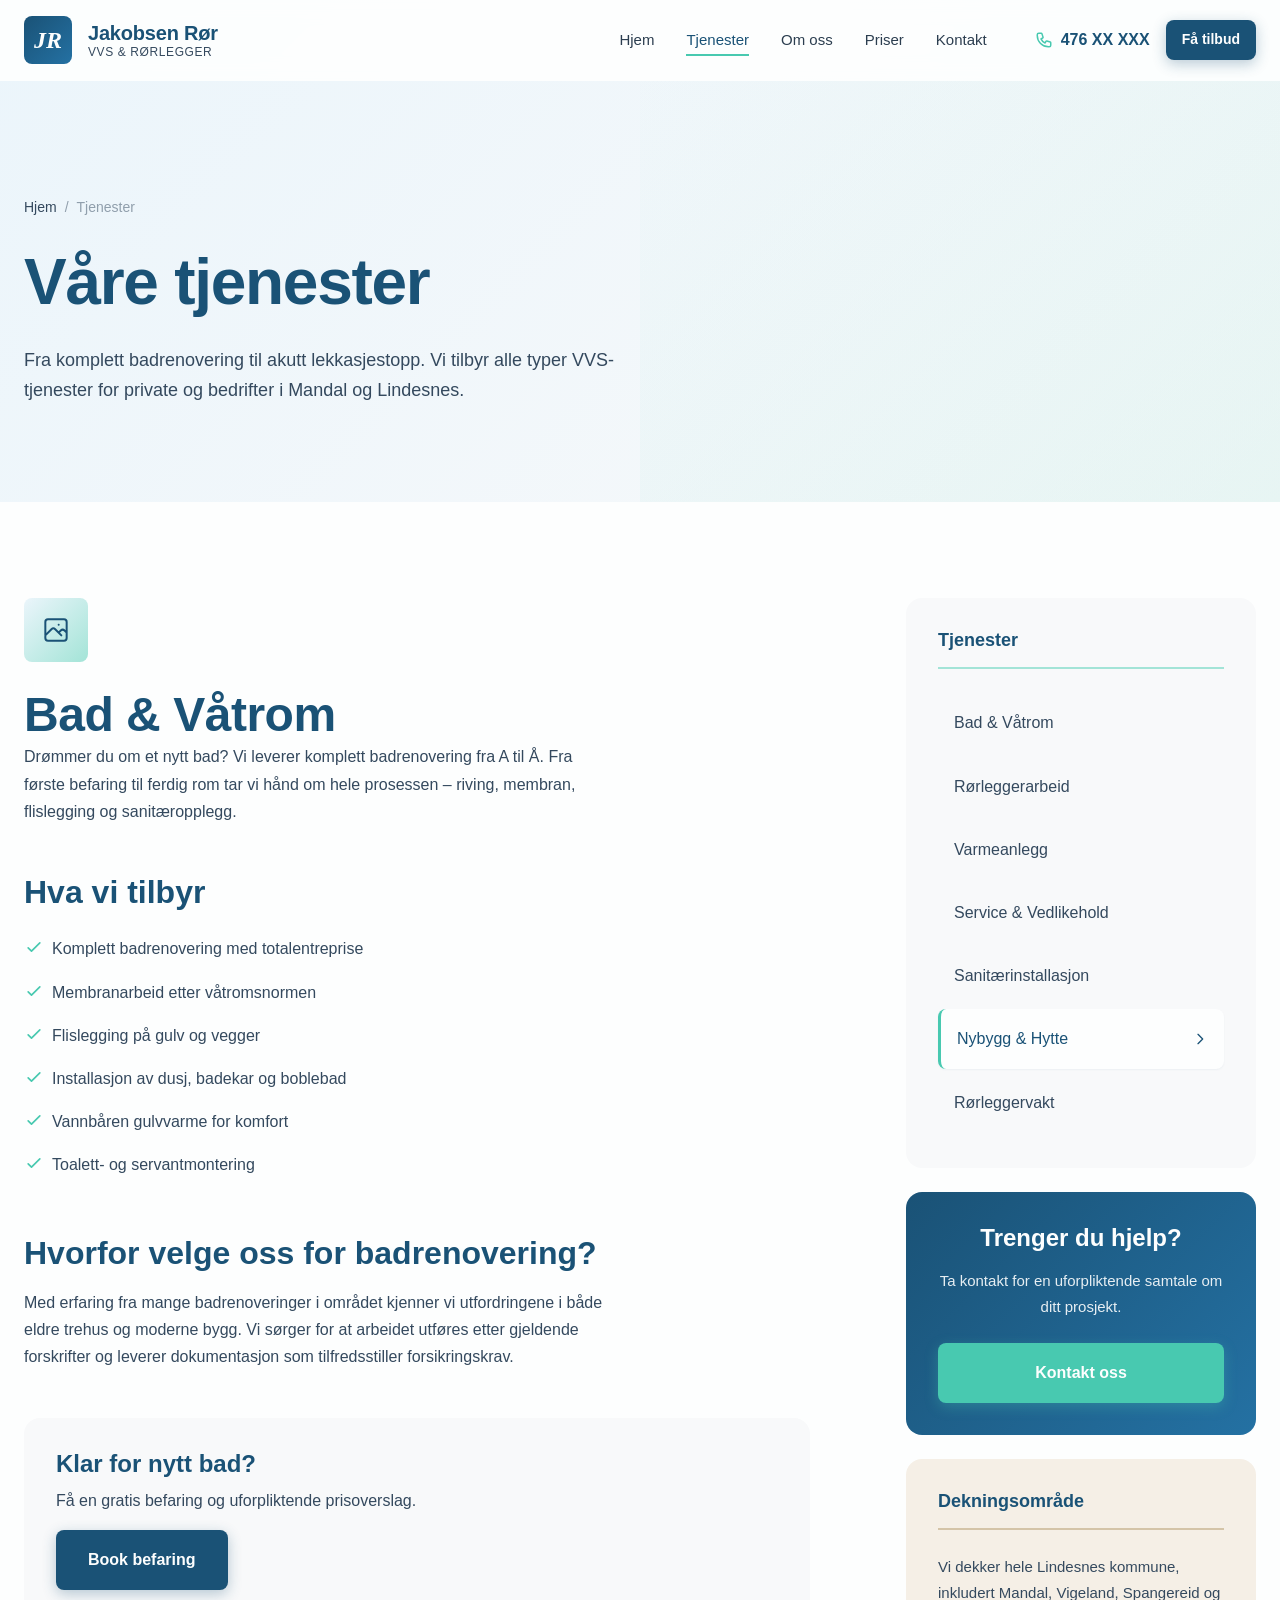
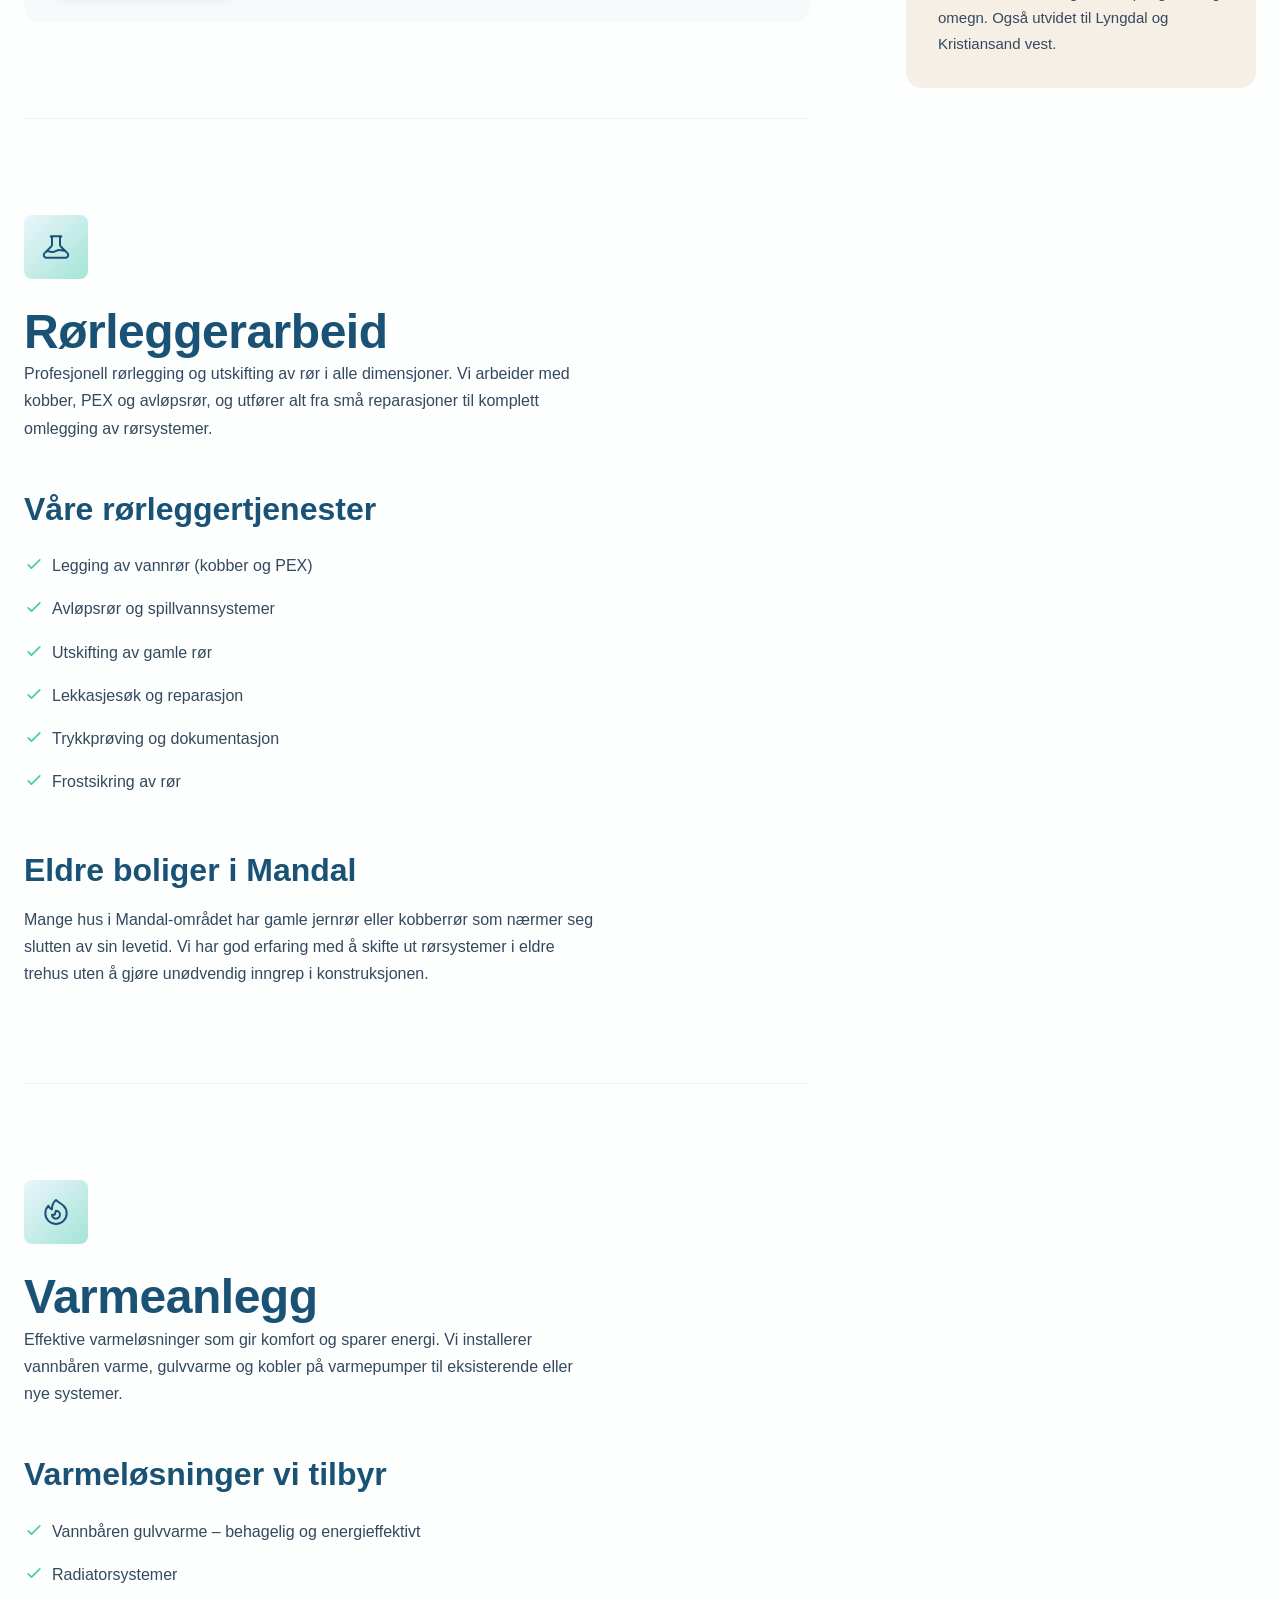
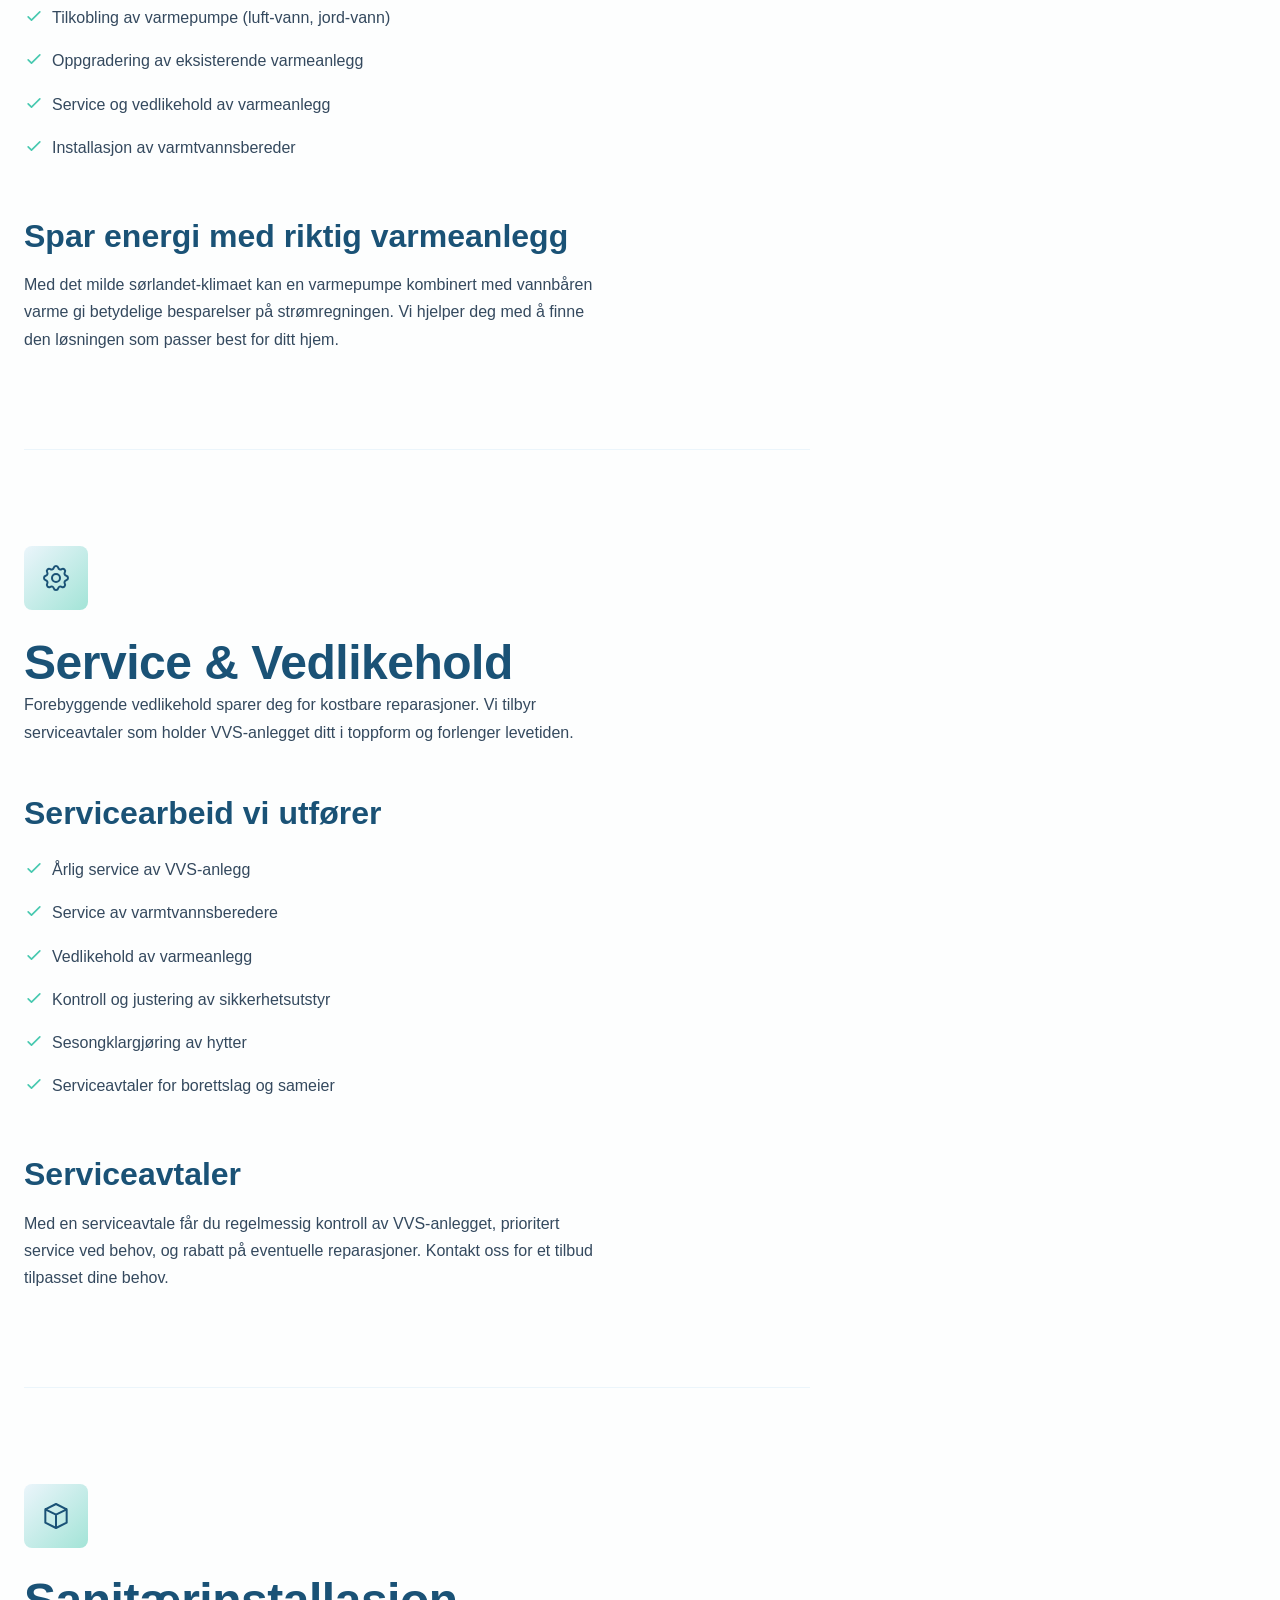
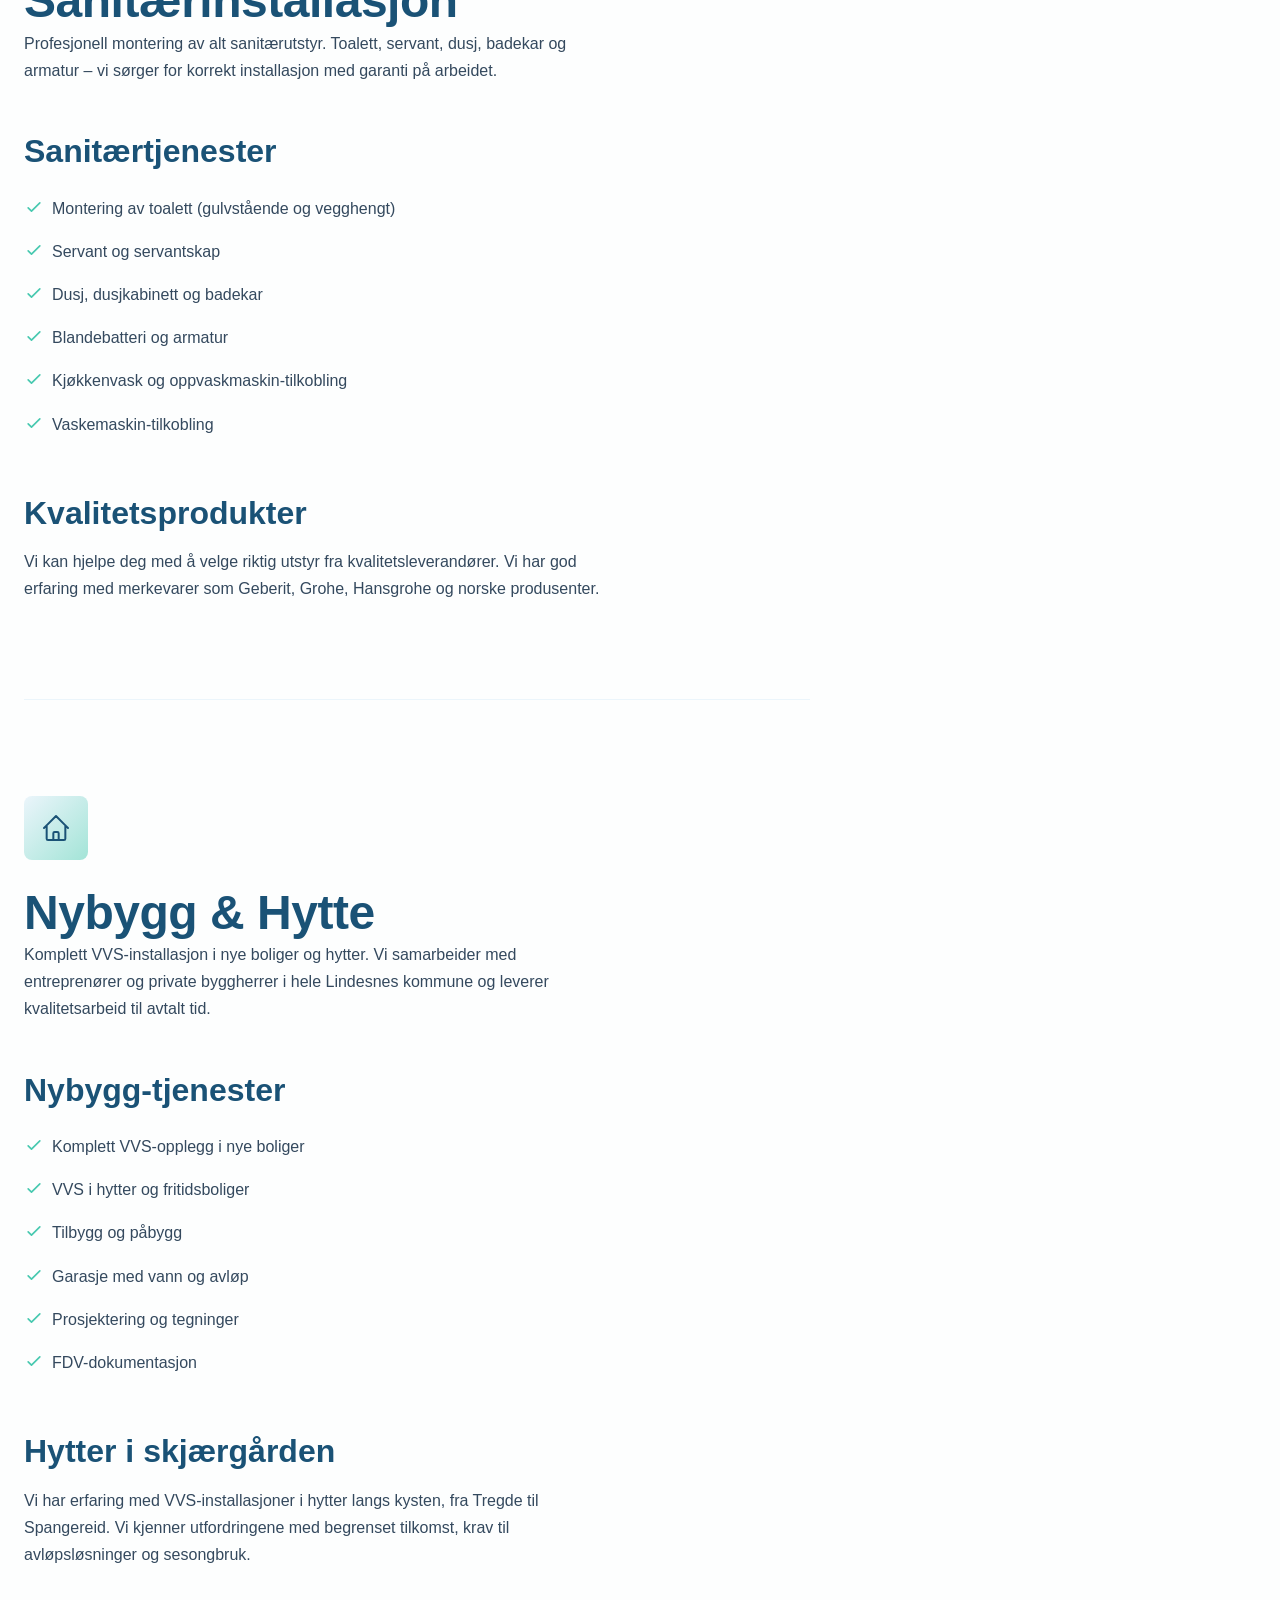
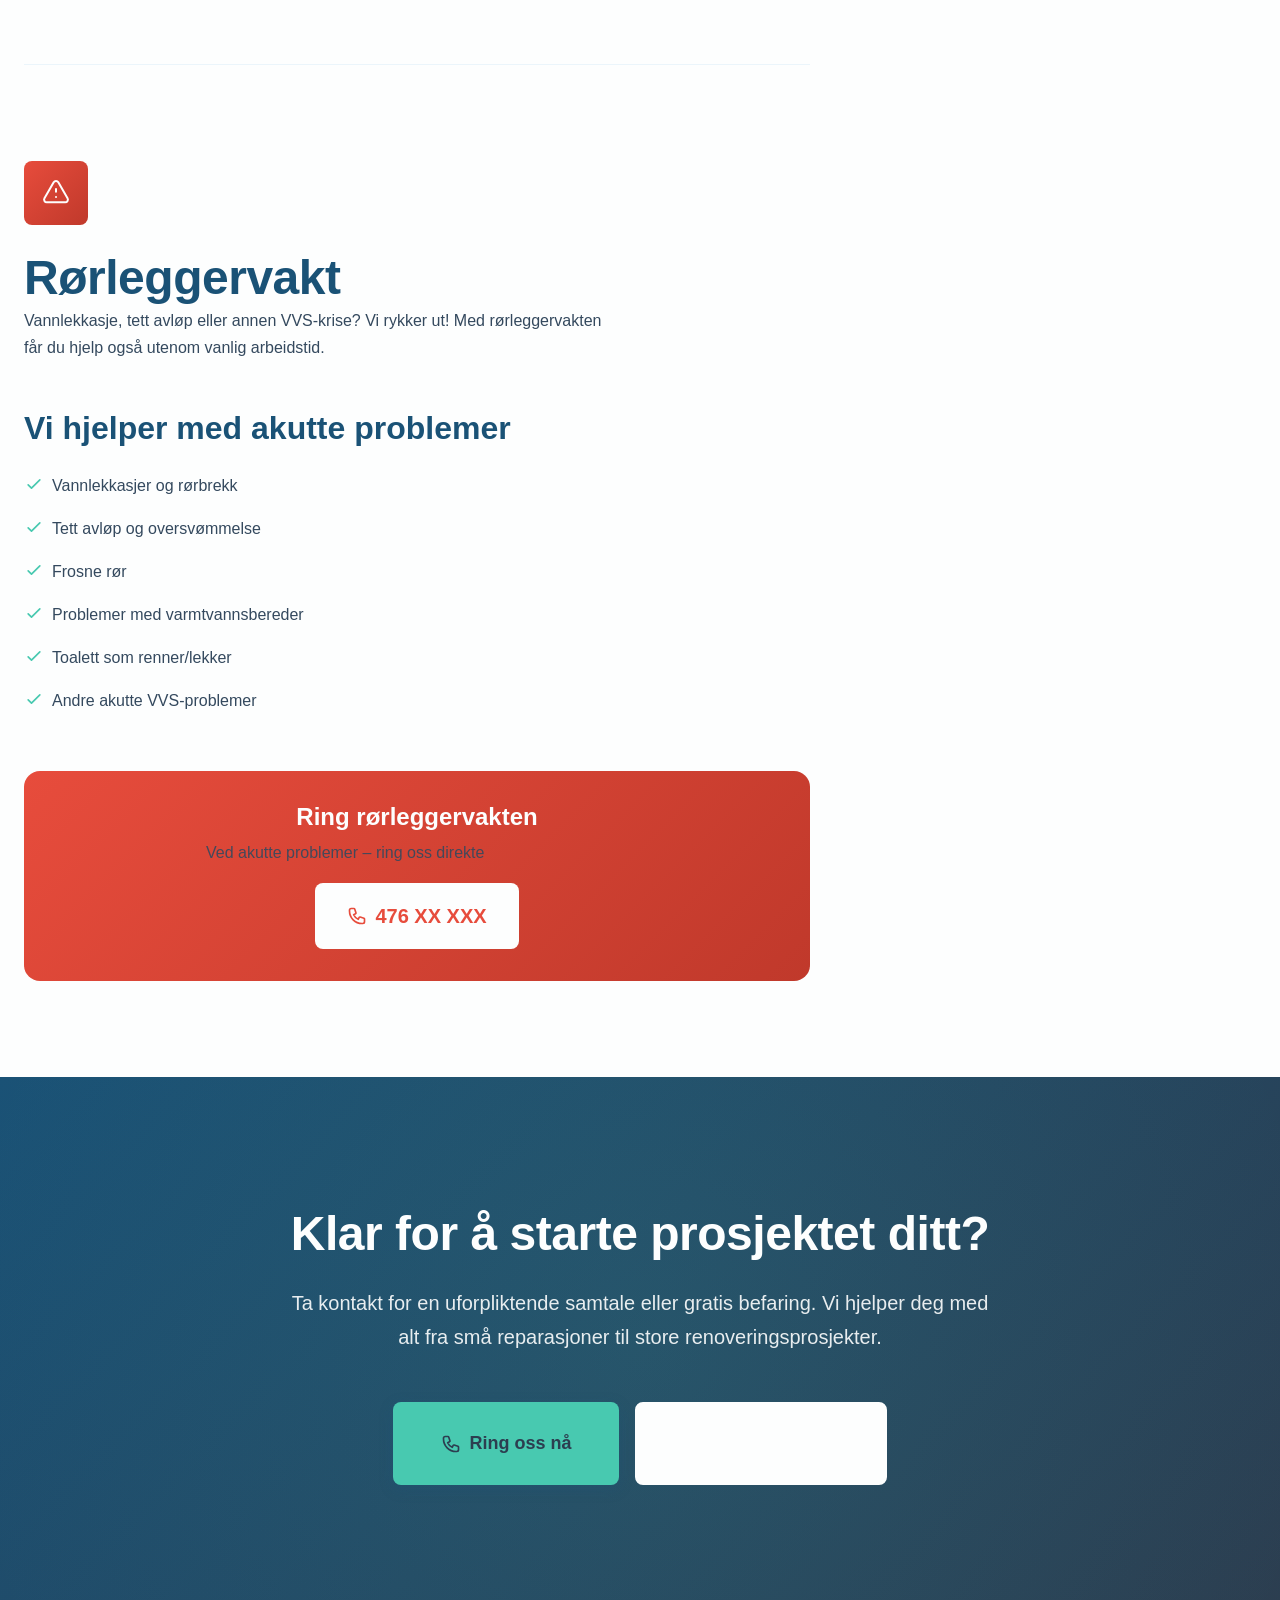
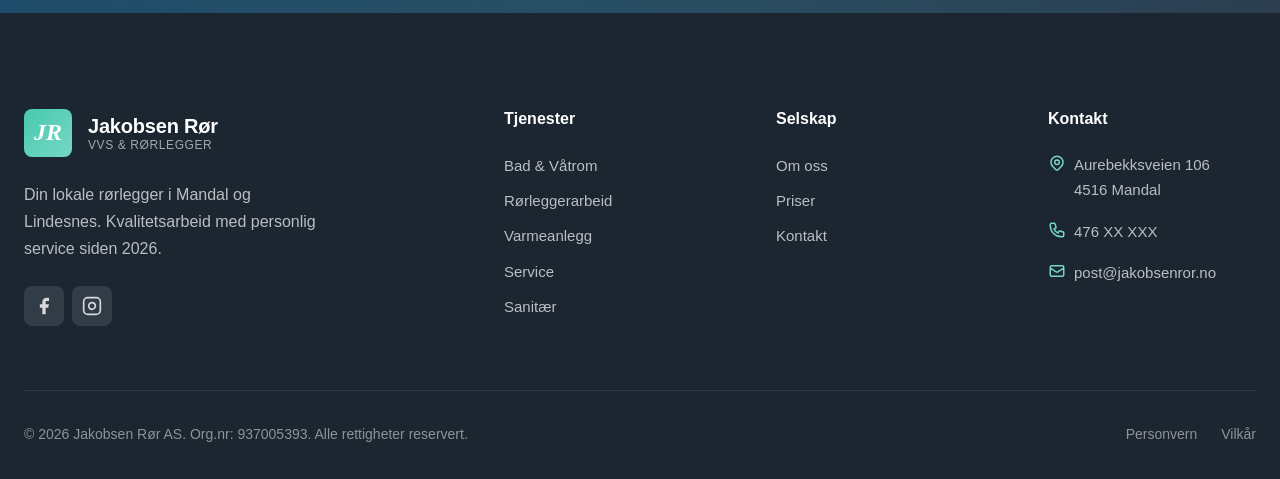
<file: tjenester.html>
<!DOCTYPE html>
<html lang="nb">
<head>
  <meta charset="UTF-8">
  <meta name="viewport" content="width=device-width, initial-scale=1.0">
  <meta name="description" content="VVS-tjenester i Mandal og Lindesnes. Badrenovering, rørarbeid, varmeanlegg, sanitærinstallasjon og rørleggervakt. Jakobsen Rør AS.">
  <meta name="keywords" content="badrenovering mandal, VVS tjenester lindesnes, rørlegger tjenester, varmepumpe mandal, gulvvarme sørlandet">

  <title>Tjenester | VVS & Rørlegger | Jakobsen Rør AS</title>

  <link rel="stylesheet" href="css/style.css">
  <link rel="icon" type="image/svg+xml" href="data:image/svg+xml,%3Csvg xmlns='http://www.w3.org/2000/svg' viewBox='0 0 100 100'%3E%3Crect fill='%231A5276' width='100' height='100' rx='20'/%3E%3Ctext x='50' y='65' font-family='Georgia' font-size='50' font-style='italic' fill='white' text-anchor='middle'%3EJR%3C/text%3E%3C/svg%3E">
</head>
<body>
  <!-- Header -->
  <header class="header" id="header">
    <div class="container">
      <div class="header-inner">
        <a href="index.html" class="logo">
          <div class="logo-icon">JR</div>
          <div class="logo-text">
            <span class="logo-name">Jakobsen Rør</span>
            <span class="logo-tagline">VVS & Rørlegger</span>
          </div>
        </a>

        <nav class="nav-main" id="nav-main">
          <ul class="nav-links">
            <li><a href="index.html" class="nav-link">Hjem</a></li>
            <li><a href="tjenester.html" class="nav-link active">Tjenester</a></li>
            <li><a href="om-oss.html" class="nav-link">Om oss</a></li>
            <li><a href="priser.html" class="nav-link">Priser</a></li>
            <li><a href="kontakt.html" class="nav-link">Kontakt</a></li>
          </ul>
          <div class="nav-cta">
            <a href="tel:+47476XXXXX" class="nav-phone">
              <svg xmlns="http://www.w3.org/2000/svg" fill="none" viewBox="0 0 24 24" stroke="currentColor">
                <path stroke-linecap="round" stroke-linejoin="round" stroke-width="2" d="M3 5a2 2 0 012-2h3.28a1 1 0 01.948.684l1.498 4.493a1 1 0 01-.502 1.21l-2.257 1.13a11.042 11.042 0 005.516 5.516l1.13-2.257a1 1 0 011.21-.502l4.493 1.498a1 1 0 01.684.949V19a2 2 0 01-2 2h-1C9.716 21 3 14.284 3 6V5z"/>
              </svg>
              476 XX XXX
            </a>
            <a href="kontakt.html" class="btn btn-primary btn-small">Få tilbud</a>
          </div>
        </nav>

        <button class="menu-toggle" id="menu-toggle" aria-label="Meny">
          <span></span>
          <span></span>
          <span></span>
        </button>
      </div>
    </div>
  </header>

  <!-- Page Header -->
  <section class="page-header">
    <div class="container">
      <div class="page-header-content">
        <nav class="breadcrumb">
          <a href="index.html">Hjem</a>
          <span>/</span>
          <span class="breadcrumb-current">Tjenester</span>
        </nav>
        <h1 class="page-title">Våre tjenester</h1>
        <p class="page-description">Fra komplett badrenovering til akutt lekkasjestopp. Vi tilbyr alle typer VVS-tjenester for private og bedrifter i Mandal og Lindesnes.</p>
      </div>
    </div>
  </section>

  <!-- Services Content -->
  <section class="section">
    <div class="container">
      <div class="service-detail-grid">
        <div class="service-detail-content">

          <!-- Bad & Våtrom -->
          <div id="bad" class="service-detail-section" data-animate>
            <div class="service-icon" style="margin-bottom: var(--space-lg);">
              <svg xmlns="http://www.w3.org/2000/svg" fill="none" viewBox="0 0 24 24" stroke="currentColor">
                <path stroke-linecap="round" stroke-linejoin="round" stroke-width="1.5" d="M4 16l4.586-4.586a2 2 0 012.828 0L16 16m-2-2l1.586-1.586a2 2 0 012.828 0L20 14m-6-6h.01M6 20h12a2 2 0 002-2V6a2 2 0 00-2-2H6a2 2 0 00-2 2v12a2 2 0 002 2z"/>
              </svg>
            </div>
            <h2>Bad & Våtrom</h2>
            <p>Drømmer du om et nytt bad? Vi leverer komplett badrenovering fra A til Å. Fra første befaring til ferdig rom tar vi hånd om hele prosessen – riving, membran, flislegging og sanitæropplegg.</p>

            <h3>Hva vi tilbyr</h3>
            <ul>
              <li>
                <svg xmlns="http://www.w3.org/2000/svg" fill="none" viewBox="0 0 24 24" stroke="currentColor"><path stroke-linecap="round" stroke-linejoin="round" stroke-width="2" d="M5 13l4 4L19 7"/></svg>
                Komplett badrenovering med totalentreprise
              </li>
              <li>
                <svg xmlns="http://www.w3.org/2000/svg" fill="none" viewBox="0 0 24 24" stroke="currentColor"><path stroke-linecap="round" stroke-linejoin="round" stroke-width="2" d="M5 13l4 4L19 7"/></svg>
                Membranarbeid etter våtromsnormen
              </li>
              <li>
                <svg xmlns="http://www.w3.org/2000/svg" fill="none" viewBox="0 0 24 24" stroke="currentColor"><path stroke-linecap="round" stroke-linejoin="round" stroke-width="2" d="M5 13l4 4L19 7"/></svg>
                Flislegging på gulv og vegger
              </li>
              <li>
                <svg xmlns="http://www.w3.org/2000/svg" fill="none" viewBox="0 0 24 24" stroke="currentColor"><path stroke-linecap="round" stroke-linejoin="round" stroke-width="2" d="M5 13l4 4L19 7"/></svg>
                Installasjon av dusj, badekar og boblebad
              </li>
              <li>
                <svg xmlns="http://www.w3.org/2000/svg" fill="none" viewBox="0 0 24 24" stroke="currentColor"><path stroke-linecap="round" stroke-linejoin="round" stroke-width="2" d="M5 13l4 4L19 7"/></svg>
                Vannbåren gulvvarme for komfort
              </li>
              <li>
                <svg xmlns="http://www.w3.org/2000/svg" fill="none" viewBox="0 0 24 24" stroke="currentColor"><path stroke-linecap="round" stroke-linejoin="round" stroke-width="2" d="M5 13l4 4L19 7"/></svg>
                Toalett- og servantmontering
              </li>
            </ul>

            <h3>Hvorfor velge oss for badrenovering?</h3>
            <p>Med erfaring fra mange badrenoveringer i området kjenner vi utfordringene i både eldre trehus og moderne bygg. Vi sørger for at arbeidet utføres etter gjeldende forskrifter og leverer dokumentasjon som tilfredsstiller forsikringskrav.</p>

            <div class="service-cta" style="margin-top: var(--space-2xl); padding: var(--space-xl); background: var(--pearl-white); border-radius: var(--radius-lg);">
              <h4 style="margin-bottom: var(--space-sm);">Klar for nytt bad?</h4>
              <p style="margin-bottom: var(--space-md); color: var(--charcoal);">Få en gratis befaring og uforpliktende prisoverslag.</p>
              <a href="kontakt.html" class="btn btn-primary">Book befaring</a>
            </div>
          </div>

          <hr style="margin: var(--space-4xl) 0; border: none; border-top: 1px solid var(--soft-white);">

          <!-- Rørleggerarbeid -->
          <div id="ror" class="service-detail-section" data-animate>
            <div class="service-icon" style="margin-bottom: var(--space-lg);">
              <svg xmlns="http://www.w3.org/2000/svg" fill="none" viewBox="0 0 24 24" stroke="currentColor">
                <path stroke-linecap="round" stroke-linejoin="round" stroke-width="1.5" d="M19.428 15.428a2 2 0 00-1.022-.547l-2.387-.477a6 6 0 00-3.86.517l-.318.158a6 6 0 01-3.86.517L6.05 15.21a2 2 0 00-1.806.547M8 4h8l-1 1v5.172a2 2 0 00.586 1.414l5 5c1.26 1.26.367 3.414-1.415 3.414H4.828c-1.782 0-2.674-2.154-1.414-3.414l5-5A2 2 0 009 10.172V5L8 4z"/>
              </svg>
            </div>
            <h2>Rørleggerarbeid</h2>
            <p>Profesjonell rørlegging og utskifting av rør i alle dimensjoner. Vi arbeider med kobber, PEX og avløpsrør, og utfører alt fra små reparasjoner til komplett omlegging av rørsystemer.</p>

            <h3>Våre rørleggertjenester</h3>
            <ul>
              <li>
                <svg xmlns="http://www.w3.org/2000/svg" fill="none" viewBox="0 0 24 24" stroke="currentColor"><path stroke-linecap="round" stroke-linejoin="round" stroke-width="2" d="M5 13l4 4L19 7"/></svg>
                Legging av vannrør (kobber og PEX)
              </li>
              <li>
                <svg xmlns="http://www.w3.org/2000/svg" fill="none" viewBox="0 0 24 24" stroke="currentColor"><path stroke-linecap="round" stroke-linejoin="round" stroke-width="2" d="M5 13l4 4L19 7"/></svg>
                Avløpsrør og spillvannsystemer
              </li>
              <li>
                <svg xmlns="http://www.w3.org/2000/svg" fill="none" viewBox="0 0 24 24" stroke="currentColor"><path stroke-linecap="round" stroke-linejoin="round" stroke-width="2" d="M5 13l4 4L19 7"/></svg>
                Utskifting av gamle rør
              </li>
              <li>
                <svg xmlns="http://www.w3.org/2000/svg" fill="none" viewBox="0 0 24 24" stroke="currentColor"><path stroke-linecap="round" stroke-linejoin="round" stroke-width="2" d="M5 13l4 4L19 7"/></svg>
                Lekkasjesøk og reparasjon
              </li>
              <li>
                <svg xmlns="http://www.w3.org/2000/svg" fill="none" viewBox="0 0 24 24" stroke="currentColor"><path stroke-linecap="round" stroke-linejoin="round" stroke-width="2" d="M5 13l4 4L19 7"/></svg>
                Trykkprøving og dokumentasjon
              </li>
              <li>
                <svg xmlns="http://www.w3.org/2000/svg" fill="none" viewBox="0 0 24 24" stroke="currentColor"><path stroke-linecap="round" stroke-linejoin="round" stroke-width="2" d="M5 13l4 4L19 7"/></svg>
                Frostsikring av rør
              </li>
            </ul>

            <h3>Eldre boliger i Mandal</h3>
            <p>Mange hus i Mandal-området har gamle jernrør eller kobberrør som nærmer seg slutten av sin levetid. Vi har god erfaring med å skifte ut rørsystemer i eldre trehus uten å gjøre unødvendig inngrep i konstruksjonen.</p>
          </div>

          <hr style="margin: var(--space-4xl) 0; border: none; border-top: 1px solid var(--soft-white);">

          <!-- Varmeanlegg -->
          <div id="varme" class="service-detail-section" data-animate>
            <div class="service-icon" style="margin-bottom: var(--space-lg);">
              <svg xmlns="http://www.w3.org/2000/svg" fill="none" viewBox="0 0 24 24" stroke="currentColor">
                <path stroke-linecap="round" stroke-linejoin="round" stroke-width="1.5" d="M17.657 18.657A8 8 0 016.343 7.343S7 9 9 10c0-2 .5-5 2.986-7C14 5 16.09 5.777 17.656 7.343A7.975 7.975 0 0120 13a7.975 7.975 0 01-2.343 5.657z"/>
                <path stroke-linecap="round" stroke-linejoin="round" stroke-width="1.5" d="M9.879 16.121A3 3 0 1012.015 11L11 14H9c0 .768.293 1.536.879 2.121z"/>
              </svg>
            </div>
            <h2>Varmeanlegg</h2>
            <p>Effektive varmeløsninger som gir komfort og sparer energi. Vi installerer vannbåren varme, gulvvarme og kobler på varmepumper til eksisterende eller nye systemer.</p>

            <h3>Varmeløsninger vi tilbyr</h3>
            <ul>
              <li>
                <svg xmlns="http://www.w3.org/2000/svg" fill="none" viewBox="0 0 24 24" stroke="currentColor"><path stroke-linecap="round" stroke-linejoin="round" stroke-width="2" d="M5 13l4 4L19 7"/></svg>
                Vannbåren gulvvarme – behagelig og energieffektivt
              </li>
              <li>
                <svg xmlns="http://www.w3.org/2000/svg" fill="none" viewBox="0 0 24 24" stroke="currentColor"><path stroke-linecap="round" stroke-linejoin="round" stroke-width="2" d="M5 13l4 4L19 7"/></svg>
                Radiatorsystemer
              </li>
              <li>
                <svg xmlns="http://www.w3.org/2000/svg" fill="none" viewBox="0 0 24 24" stroke="currentColor"><path stroke-linecap="round" stroke-linejoin="round" stroke-width="2" d="M5 13l4 4L19 7"/></svg>
                Tilkobling av varmepumpe (luft-vann, jord-vann)
              </li>
              <li>
                <svg xmlns="http://www.w3.org/2000/svg" fill="none" viewBox="0 0 24 24" stroke="currentColor"><path stroke-linecap="round" stroke-linejoin="round" stroke-width="2" d="M5 13l4 4L19 7"/></svg>
                Oppgradering av eksisterende varmeanlegg
              </li>
              <li>
                <svg xmlns="http://www.w3.org/2000/svg" fill="none" viewBox="0 0 24 24" stroke="currentColor"><path stroke-linecap="round" stroke-linejoin="round" stroke-width="2" d="M5 13l4 4L19 7"/></svg>
                Service og vedlikehold av varmeanlegg
              </li>
              <li>
                <svg xmlns="http://www.w3.org/2000/svg" fill="none" viewBox="0 0 24 24" stroke="currentColor"><path stroke-linecap="round" stroke-linejoin="round" stroke-width="2" d="M5 13l4 4L19 7"/></svg>
                Installasjon av varmtvannsbereder
              </li>
            </ul>

            <h3>Spar energi med riktig varmeanlegg</h3>
            <p>Med det milde sørlandet-klimaet kan en varmepumpe kombinert med vannbåren varme gi betydelige besparelser på strømregningen. Vi hjelper deg med å finne den løsningen som passer best for ditt hjem.</p>
          </div>

          <hr style="margin: var(--space-4xl) 0; border: none; border-top: 1px solid var(--soft-white);">

          <!-- Service & Vedlikehold -->
          <div id="service" class="service-detail-section" data-animate>
            <div class="service-icon" style="margin-bottom: var(--space-lg);">
              <svg xmlns="http://www.w3.org/2000/svg" fill="none" viewBox="0 0 24 24" stroke="currentColor">
                <path stroke-linecap="round" stroke-linejoin="round" stroke-width="1.5" d="M10.325 4.317c.426-1.756 2.924-1.756 3.35 0a1.724 1.724 0 002.573 1.066c1.543-.94 3.31.826 2.37 2.37a1.724 1.724 0 001.065 2.572c1.756.426 1.756 2.924 0 3.35a1.724 1.724 0 00-1.066 2.573c.94 1.543-.826 3.31-2.37 2.37a1.724 1.724 0 00-2.572 1.065c-.426 1.756-2.924 1.756-3.35 0a1.724 1.724 0 00-2.573-1.066c-1.543.94-3.31-.826-2.37-2.37a1.724 1.724 0 00-1.065-2.572c-1.756-.426-1.756-2.924 0-3.35a1.724 1.724 0 001.066-2.573c-.94-1.543.826-3.31 2.37-2.37.996.608 2.296.07 2.572-1.065z"/>
                <path stroke-linecap="round" stroke-linejoin="round" stroke-width="1.5" d="M15 12a3 3 0 11-6 0 3 3 0 016 0z"/>
              </svg>
            </div>
            <h2>Service & Vedlikehold</h2>
            <p>Forebyggende vedlikehold sparer deg for kostbare reparasjoner. Vi tilbyr serviceavtaler som holder VVS-anlegget ditt i toppform og forlenger levetiden.</p>

            <h3>Servicearbeid vi utfører</h3>
            <ul>
              <li>
                <svg xmlns="http://www.w3.org/2000/svg" fill="none" viewBox="0 0 24 24" stroke="currentColor"><path stroke-linecap="round" stroke-linejoin="round" stroke-width="2" d="M5 13l4 4L19 7"/></svg>
                Årlig service av VVS-anlegg
              </li>
              <li>
                <svg xmlns="http://www.w3.org/2000/svg" fill="none" viewBox="0 0 24 24" stroke="currentColor"><path stroke-linecap="round" stroke-linejoin="round" stroke-width="2" d="M5 13l4 4L19 7"/></svg>
                Service av varmtvannsberedere
              </li>
              <li>
                <svg xmlns="http://www.w3.org/2000/svg" fill="none" viewBox="0 0 24 24" stroke="currentColor"><path stroke-linecap="round" stroke-linejoin="round" stroke-width="2" d="M5 13l4 4L19 7"/></svg>
                Vedlikehold av varmeanlegg
              </li>
              <li>
                <svg xmlns="http://www.w3.org/2000/svg" fill="none" viewBox="0 0 24 24" stroke="currentColor"><path stroke-linecap="round" stroke-linejoin="round" stroke-width="2" d="M5 13l4 4L19 7"/></svg>
                Kontroll og justering av sikkerhetsutstyr
              </li>
              <li>
                <svg xmlns="http://www.w3.org/2000/svg" fill="none" viewBox="0 0 24 24" stroke="currentColor"><path stroke-linecap="round" stroke-linejoin="round" stroke-width="2" d="M5 13l4 4L19 7"/></svg>
                Sesongklargjøring av hytter
              </li>
              <li>
                <svg xmlns="http://www.w3.org/2000/svg" fill="none" viewBox="0 0 24 24" stroke="currentColor"><path stroke-linecap="round" stroke-linejoin="round" stroke-width="2" d="M5 13l4 4L19 7"/></svg>
                Serviceavtaler for borettslag og sameier
              </li>
            </ul>

            <h3>Serviceavtaler</h3>
            <p>Med en serviceavtale får du regelmessig kontroll av VVS-anlegget, prioritert service ved behov, og rabatt på eventuelle reparasjoner. Kontakt oss for et tilbud tilpasset dine behov.</p>
          </div>

          <hr style="margin: var(--space-4xl) 0; border: none; border-top: 1px solid var(--soft-white);">

          <!-- Sanitærinstallasjon -->
          <div id="sanitar" class="service-detail-section" data-animate>
            <div class="service-icon" style="margin-bottom: var(--space-lg);">
              <svg xmlns="http://www.w3.org/2000/svg" fill="none" viewBox="0 0 24 24" stroke="currentColor">
                <path stroke-linecap="round" stroke-linejoin="round" stroke-width="1.5" d="M20 7l-8-4-8 4m16 0l-8 4m8-4v10l-8 4m0-10L4 7m8 4v10M4 7v10l8 4"/>
              </svg>
            </div>
            <h2>Sanitærinstallasjon</h2>
            <p>Profesjonell montering av alt sanitærutstyr. Toalett, servant, dusj, badekar og armatur – vi sørger for korrekt installasjon med garanti på arbeidet.</p>

            <h3>Sanitærtjenester</h3>
            <ul>
              <li>
                <svg xmlns="http://www.w3.org/2000/svg" fill="none" viewBox="0 0 24 24" stroke="currentColor"><path stroke-linecap="round" stroke-linejoin="round" stroke-width="2" d="M5 13l4 4L19 7"/></svg>
                Montering av toalett (gulvstående og vegghengt)
              </li>
              <li>
                <svg xmlns="http://www.w3.org/2000/svg" fill="none" viewBox="0 0 24 24" stroke="currentColor"><path stroke-linecap="round" stroke-linejoin="round" stroke-width="2" d="M5 13l4 4L19 7"/></svg>
                Servant og servantskap
              </li>
              <li>
                <svg xmlns="http://www.w3.org/2000/svg" fill="none" viewBox="0 0 24 24" stroke="currentColor"><path stroke-linecap="round" stroke-linejoin="round" stroke-width="2" d="M5 13l4 4L19 7"/></svg>
                Dusj, dusjkabinett og badekar
              </li>
              <li>
                <svg xmlns="http://www.w3.org/2000/svg" fill="none" viewBox="0 0 24 24" stroke="currentColor"><path stroke-linecap="round" stroke-linejoin="round" stroke-width="2" d="M5 13l4 4L19 7"/></svg>
                Blandebatteri og armatur
              </li>
              <li>
                <svg xmlns="http://www.w3.org/2000/svg" fill="none" viewBox="0 0 24 24" stroke="currentColor"><path stroke-linecap="round" stroke-linejoin="round" stroke-width="2" d="M5 13l4 4L19 7"/></svg>
                Kjøkkenvask og oppvaskmaskin-tilkobling
              </li>
              <li>
                <svg xmlns="http://www.w3.org/2000/svg" fill="none" viewBox="0 0 24 24" stroke="currentColor"><path stroke-linecap="round" stroke-linejoin="round" stroke-width="2" d="M5 13l4 4L19 7"/></svg>
                Vaskemaskin-tilkobling
              </li>
            </ul>

            <h3>Kvalitetsprodukter</h3>
            <p>Vi kan hjelpe deg med å velge riktig utstyr fra kvalitetsleverandører. Vi har god erfaring med merkevarer som Geberit, Grohe, Hansgrohe og norske produsenter.</p>
          </div>

          <hr style="margin: var(--space-4xl) 0; border: none; border-top: 1px solid var(--soft-white);">

          <!-- Nybygg -->
          <div id="nybygg" class="service-detail-section" data-animate>
            <div class="service-icon" style="margin-bottom: var(--space-lg);">
              <svg xmlns="http://www.w3.org/2000/svg" fill="none" viewBox="0 0 24 24" stroke="currentColor">
                <path stroke-linecap="round" stroke-linejoin="round" stroke-width="1.5" d="M3 12l2-2m0 0l7-7 7 7M5 10v10a1 1 0 001 1h3m10-11l2 2m-2-2v10a1 1 0 01-1 1h-3m-6 0a1 1 0 001-1v-4a1 1 0 011-1h2a1 1 0 011 1v4a1 1 0 001 1m-6 0h6"/>
              </svg>
            </div>
            <h2>Nybygg & Hytte</h2>
            <p>Komplett VVS-installasjon i nye boliger og hytter. Vi samarbeider med entreprenører og private byggherrer i hele Lindesnes kommune og leverer kvalitetsarbeid til avtalt tid.</p>

            <h3>Nybygg-tjenester</h3>
            <ul>
              <li>
                <svg xmlns="http://www.w3.org/2000/svg" fill="none" viewBox="0 0 24 24" stroke="currentColor"><path stroke-linecap="round" stroke-linejoin="round" stroke-width="2" d="M5 13l4 4L19 7"/></svg>
                Komplett VVS-opplegg i nye boliger
              </li>
              <li>
                <svg xmlns="http://www.w3.org/2000/svg" fill="none" viewBox="0 0 24 24" stroke="currentColor"><path stroke-linecap="round" stroke-linejoin="round" stroke-width="2" d="M5 13l4 4L19 7"/></svg>
                VVS i hytter og fritidsboliger
              </li>
              <li>
                <svg xmlns="http://www.w3.org/2000/svg" fill="none" viewBox="0 0 24 24" stroke="currentColor"><path stroke-linecap="round" stroke-linejoin="round" stroke-width="2" d="M5 13l4 4L19 7"/></svg>
                Tilbygg og påbygg
              </li>
              <li>
                <svg xmlns="http://www.w3.org/2000/svg" fill="none" viewBox="0 0 24 24" stroke="currentColor"><path stroke-linecap="round" stroke-linejoin="round" stroke-width="2" d="M5 13l4 4L19 7"/></svg>
                Garasje med vann og avløp
              </li>
              <li>
                <svg xmlns="http://www.w3.org/2000/svg" fill="none" viewBox="0 0 24 24" stroke="currentColor"><path stroke-linecap="round" stroke-linejoin="round" stroke-width="2" d="M5 13l4 4L19 7"/></svg>
                Prosjektering og tegninger
              </li>
              <li>
                <svg xmlns="http://www.w3.org/2000/svg" fill="none" viewBox="0 0 24 24" stroke="currentColor"><path stroke-linecap="round" stroke-linejoin="round" stroke-width="2" d="M5 13l4 4L19 7"/></svg>
                FDV-dokumentasjon
              </li>
            </ul>

            <h3>Hytter i skjærgården</h3>
            <p>Vi har erfaring med VVS-installasjoner i hytter langs kysten, fra Tregde til Spangereid. Vi kjenner utfordringene med begrenset tilkomst, krav til avløpsløsninger og sesongbruk.</p>
          </div>

          <hr style="margin: var(--space-4xl) 0; border: none; border-top: 1px solid var(--soft-white);">

          <!-- Rørleggervakt -->
          <div id="vakt" class="service-detail-section" data-animate>
            <div class="service-icon" style="margin-bottom: var(--space-lg); background: linear-gradient(135deg, var(--emergency-red) 0%, var(--emergency-red-dark) 100%); color: var(--trehus-white);">
              <svg xmlns="http://www.w3.org/2000/svg" fill="none" viewBox="0 0 24 24" stroke="currentColor">
                <path stroke-linecap="round" stroke-linejoin="round" stroke-width="1.5" d="M12 9v2m0 4h.01m-6.938 4h13.856c1.54 0 2.502-1.667 1.732-3L13.732 4c-.77-1.333-2.694-1.333-3.464 0L3.34 16c-.77 1.333.192 3 1.732 3z"/>
              </svg>
            </div>
            <h2>Rørleggervakt</h2>
            <p>Vannlekkasje, tett avløp eller annen VVS-krise? Vi rykker ut! Med rørleggervakten får du hjelp også utenom vanlig arbeidstid.</p>

            <h3>Vi hjelper med akutte problemer</h3>
            <ul>
              <li>
                <svg xmlns="http://www.w3.org/2000/svg" fill="none" viewBox="0 0 24 24" stroke="currentColor"><path stroke-linecap="round" stroke-linejoin="round" stroke-width="2" d="M5 13l4 4L19 7"/></svg>
                Vannlekkasjer og rørbrekk
              </li>
              <li>
                <svg xmlns="http://www.w3.org/2000/svg" fill="none" viewBox="0 0 24 24" stroke="currentColor"><path stroke-linecap="round" stroke-linejoin="round" stroke-width="2" d="M5 13l4 4L19 7"/></svg>
                Tett avløp og oversvømmelse
              </li>
              <li>
                <svg xmlns="http://www.w3.org/2000/svg" fill="none" viewBox="0 0 24 24" stroke="currentColor"><path stroke-linecap="round" stroke-linejoin="round" stroke-width="2" d="M5 13l4 4L19 7"/></svg>
                Frosne rør
              </li>
              <li>
                <svg xmlns="http://www.w3.org/2000/svg" fill="none" viewBox="0 0 24 24" stroke="currentColor"><path stroke-linecap="round" stroke-linejoin="round" stroke-width="2" d="M5 13l4 4L19 7"/></svg>
                Problemer med varmtvannsbereder
              </li>
              <li>
                <svg xmlns="http://www.w3.org/2000/svg" fill="none" viewBox="0 0 24 24" stroke="currentColor"><path stroke-linecap="round" stroke-linejoin="round" stroke-width="2" d="M5 13l4 4L19 7"/></svg>
                Toalett som renner/lekker
              </li>
              <li>
                <svg xmlns="http://www.w3.org/2000/svg" fill="none" viewBox="0 0 24 24" stroke="currentColor"><path stroke-linecap="round" stroke-linejoin="round" stroke-width="2" d="M5 13l4 4L19 7"/></svg>
                Andre akutte VVS-problemer
              </li>
            </ul>

            <div style="margin-top: var(--space-2xl); padding: var(--space-xl); background: linear-gradient(135deg, var(--emergency-red) 0%, var(--emergency-red-dark) 100%); border-radius: var(--radius-lg); color: var(--trehus-white); text-align: center;">
              <h4 style="color: var(--trehus-white); margin-bottom: var(--space-sm);">Ring rørleggervakten</h4>
              <p style="margin-bottom: var(--space-md); opacity: 0.9;">Ved akutte problemer – ring oss direkte</p>
              <a href="tel:+47476XXXXX" class="btn" style="background: var(--trehus-white); color: var(--emergency-red); font-size: 1.25rem;">
                <svg xmlns="http://www.w3.org/2000/svg" width="20" height="20" fill="none" viewBox="0 0 24 24" stroke="currentColor">
                  <path stroke-linecap="round" stroke-linejoin="round" stroke-width="2" d="M3 5a2 2 0 012-2h3.28a1 1 0 01.948.684l1.498 4.493a1 1 0 01-.502 1.21l-2.257 1.13a11.042 11.042 0 005.516 5.516l1.13-2.257a1 1 0 011.21-.502l4.493 1.498a1 1 0 01.684.949V19a2 2 0 01-2 2h-1C9.716 21 3 14.284 3 6V5z"/>
                </svg>
                476 XX XXX
              </a>
            </div>
          </div>

        </div>

        <!-- Sidebar -->
        <aside class="service-sidebar">
          <div class="sidebar-card">
            <h4 class="sidebar-card-title">Tjenester</h4>
            <ul class="sidebar-services">
              <li>
                <a href="#bad">
                  Bad & Våtrom
                  <svg xmlns="http://www.w3.org/2000/svg" fill="none" viewBox="0 0 24 24" stroke="currentColor"><path stroke-linecap="round" stroke-linejoin="round" stroke-width="2" d="M9 5l7 7-7 7"/></svg>
                </a>
              </li>
              <li>
                <a href="#ror">
                  Rørleggerarbeid
                  <svg xmlns="http://www.w3.org/2000/svg" fill="none" viewBox="0 0 24 24" stroke="currentColor"><path stroke-linecap="round" stroke-linejoin="round" stroke-width="2" d="M9 5l7 7-7 7"/></svg>
                </a>
              </li>
              <li>
                <a href="#varme">
                  Varmeanlegg
                  <svg xmlns="http://www.w3.org/2000/svg" fill="none" viewBox="0 0 24 24" stroke="currentColor"><path stroke-linecap="round" stroke-linejoin="round" stroke-width="2" d="M9 5l7 7-7 7"/></svg>
                </a>
              </li>
              <li>
                <a href="#service">
                  Service & Vedlikehold
                  <svg xmlns="http://www.w3.org/2000/svg" fill="none" viewBox="0 0 24 24" stroke="currentColor"><path stroke-linecap="round" stroke-linejoin="round" stroke-width="2" d="M9 5l7 7-7 7"/></svg>
                </a>
              </li>
              <li>
                <a href="#sanitar">
                  Sanitærinstallasjon
                  <svg xmlns="http://www.w3.org/2000/svg" fill="none" viewBox="0 0 24 24" stroke="currentColor"><path stroke-linecap="round" stroke-linejoin="round" stroke-width="2" d="M9 5l7 7-7 7"/></svg>
                </a>
              </li>
              <li>
                <a href="#nybygg">
                  Nybygg & Hytte
                  <svg xmlns="http://www.w3.org/2000/svg" fill="none" viewBox="0 0 24 24" stroke="currentColor"><path stroke-linecap="round" stroke-linejoin="round" stroke-width="2" d="M9 5l7 7-7 7"/></svg>
                </a>
              </li>
              <li>
                <a href="#vakt">
                  Rørleggervakt
                  <svg xmlns="http://www.w3.org/2000/svg" fill="none" viewBox="0 0 24 24" stroke="currentColor"><path stroke-linecap="round" stroke-linejoin="round" stroke-width="2" d="M9 5l7 7-7 7"/></svg>
                </a>
              </li>
            </ul>
          </div>

          <div class="sidebar-card sidebar-cta">
            <h4>Trenger du hjelp?</h4>
            <p>Ta kontakt for en uforpliktende samtale om ditt prosjekt.</p>
            <a href="kontakt.html" class="btn btn-accent">Kontakt oss</a>
          </div>

          <div class="sidebar-card" style="background: var(--sand-light);">
            <h4 class="sidebar-card-title" style="border-bottom-color: var(--sand-warm);">Dekningsområde</h4>
            <p style="font-size: 0.9375rem; color: var(--charcoal);">Vi dekker hele Lindesnes kommune, inkludert Mandal, Vigeland, Spangereid og omegn. Også utvidet til Lyngdal og Kristiansand vest.</p>
          </div>
        </aside>
      </div>
    </div>
  </section>

  <!-- CTA Section -->
  <section class="cta-section section-lg">
    <div class="container">
      <div class="cta-content">
        <h2 class="cta-title">Klar for å starte prosjektet ditt?</h2>
        <p class="cta-description">Ta kontakt for en uforpliktende samtale eller gratis befaring. Vi hjelper deg med alt fra små reparasjoner til store renoveringsprosjekter.</p>
        <div class="cta-buttons">
          <a href="tel:+47476XXXXX" class="btn btn-primary btn-large">
            <svg xmlns="http://www.w3.org/2000/svg" width="20" height="20" fill="none" viewBox="0 0 24 24" stroke="currentColor">
              <path stroke-linecap="round" stroke-linejoin="round" stroke-width="2" d="M3 5a2 2 0 012-2h3.28a1 1 0 01.948.684l1.498 4.493a1 1 0 01-.502 1.21l-2.257 1.13a11.042 11.042 0 005.516 5.516l1.13-2.257a1 1 0 011.21-.502l4.493 1.498a1 1 0 01.684.949V19a2 2 0 01-2 2h-1C9.716 21 3 14.284 3 6V5z"/>
            </svg>
            Ring oss nå
          </a>
          <a href="kontakt.html" class="btn btn-secondary btn-large">Få gratis befaring</a>
        </div>
      </div>
    </div>
  </section>

  <!-- Footer -->
  <footer class="footer">
    <div class="container">
      <div class="footer-grid">
        <div class="footer-brand">
          <a href="index.html" class="logo">
            <div class="logo-icon">JR</div>
            <div class="logo-text">
              <span class="logo-name">Jakobsen Rør</span>
              <span class="logo-tagline">VVS & Rørlegger</span>
            </div>
          </a>
          <p class="footer-description">Din lokale rørlegger i Mandal og Lindesnes. Kvalitetsarbeid med personlig service siden 2026.</p>
          <div class="footer-social">
            <a href="#" aria-label="Facebook">
              <svg xmlns="http://www.w3.org/2000/svg" width="20" height="20" fill="currentColor" viewBox="0 0 24 24">
                <path d="M18 2h-3a5 5 0 00-5 5v3H7v4h3v8h4v-8h3l1-4h-4V7a1 1 0 011-1h3z"/>
              </svg>
            </a>
            <a href="#" aria-label="Instagram">
              <svg xmlns="http://www.w3.org/2000/svg" width="20" height="20" fill="none" stroke="currentColor" viewBox="0 0 24 24">
                <rect x="2" y="2" width="20" height="20" rx="5" ry="5" stroke-width="2"/>
                <path d="M16 11.37A4 4 0 1112.63 8 4 4 0 0116 11.37z" stroke-width="2"/>
                <line x1="17.5" y1="6.5" x2="17.51" y2="6.5" stroke-width="2"/>
              </svg>
            </a>
          </div>
        </div>

        <div class="footer-column">
          <h4 class="footer-heading">Tjenester</h4>
          <ul class="footer-links">
            <li><a href="tjenester.html#bad">Bad & Våtrom</a></li>
            <li><a href="tjenester.html#ror">Rørleggerarbeid</a></li>
            <li><a href="tjenester.html#varme">Varmeanlegg</a></li>
            <li><a href="tjenester.html#service">Service</a></li>
            <li><a href="tjenester.html#sanitar">Sanitær</a></li>
          </ul>
        </div>

        <div class="footer-column">
          <h4 class="footer-heading">Selskap</h4>
          <ul class="footer-links">
            <li><a href="om-oss.html">Om oss</a></li>
            <li><a href="priser.html">Priser</a></li>
            <li><a href="kontakt.html">Kontakt</a></li>
          </ul>
        </div>

        <div class="footer-column">
          <h4 class="footer-heading">Kontakt</h4>
          <div class="footer-contact-item">
            <svg xmlns="http://www.w3.org/2000/svg" fill="none" viewBox="0 0 24 24" stroke="currentColor">
              <path stroke-linecap="round" stroke-linejoin="round" stroke-width="2" d="M17.657 16.657L13.414 20.9a1.998 1.998 0 01-2.827 0l-4.244-4.243a8 8 0 1111.314 0z"/>
              <path stroke-linecap="round" stroke-linejoin="round" stroke-width="2" d="M15 11a3 3 0 11-6 0 3 3 0 016 0z"/>
            </svg>
            <span>Aurebekksveien 106<br>4516 Mandal</span>
          </div>
          <div class="footer-contact-item">
            <svg xmlns="http://www.w3.org/2000/svg" fill="none" viewBox="0 0 24 24" stroke="currentColor">
              <path stroke-linecap="round" stroke-linejoin="round" stroke-width="2" d="M3 5a2 2 0 012-2h3.28a1 1 0 01.948.684l1.498 4.493a1 1 0 01-.502 1.21l-2.257 1.13a11.042 11.042 0 005.516 5.516l1.13-2.257a1 1 0 011.21-.502l4.493 1.498a1 1 0 01.684.949V19a2 2 0 01-2 2h-1C9.716 21 3 14.284 3 6V5z"/>
            </svg>
            <a href="tel:+47476XXXXX">476 XX XXX</a>
          </div>
          <div class="footer-contact-item">
            <svg xmlns="http://www.w3.org/2000/svg" fill="none" viewBox="0 0 24 24" stroke="currentColor">
              <path stroke-linecap="round" stroke-linejoin="round" stroke-width="2" d="M3 8l7.89 5.26a2 2 0 002.22 0L21 8M5 19h14a2 2 0 002-2V7a2 2 0 00-2-2H5a2 2 0 00-2 2v10a2 2 0 002 2z"/>
            </svg>
            <a href="mailto:post@jakobsenror.no">post@jakobsenror.no</a>
          </div>
        </div>
      </div>

      <div class="footer-bottom">
        <p class="footer-copyright">&copy; 2026 Jakobsen Rør AS. Org.nr: 937005393. Alle rettigheter reservert.</p>
        <div class="footer-legal">
          <a href="#">Personvern</a>
          <a href="#">Vilkår</a>
        </div>
      </div>
    </div>
  </footer>

  <script src="js/main.js"></script>
</body>
</html>
</file>
<file: css/style.css>
/* ==========================================================================
   JAKOBSEN RØR AS - Sørlandet Coastal Professional
   A design inspired by the contrast of white trehus against deep fjord blue
   ========================================================================== */

/* --------------------------------------------------------------------------
   CSS Custom Properties - Coastal Sørlandet Palette
   -------------------------------------------------------------------------- */
:root {
  /* Primary Colors */
  --fjord-deep: #1A5276;
  --fjord-medium: #2471A3;
  --fjord-light: #5499C7;

  /* Coastal Whites */
  --trehus-white: #FDFEFE;
  --pearl-white: #F8F9FA;
  --soft-white: #EBF5FB;

  /* Sea Accents */
  --sea-green: #48C9B0;
  --sea-green-light: #76D7C4;
  --sea-foam: #A3E4D7;

  /* Sand Tones */
  --sjosanden: #E8D5B7;
  --sand-light: #F5EFE6;
  --sand-warm: #D4C4A8;

  /* Evening & Contrast */
  --evening-blue: #2C3E50;
  --midnight: #1B2631;
  --charcoal: #34495E;

  /* Functional */
  --emergency-red: #E74C3C;
  --emergency-red-dark: #C0392B;
  --success-green: #27AE60;

  /* Typography Scale */
  --font-display: 'Cormorant Garamond', Georgia, serif;
  --font-heading: 'DM Sans', -apple-system, sans-serif;
  --font-body: 'DM Sans', -apple-system, sans-serif;

  /* Spacing */
  --space-xs: 0.25rem;
  --space-sm: 0.5rem;
  --space-md: 1rem;
  --space-lg: 1.5rem;
  --space-xl: 2rem;
  --space-2xl: 3rem;
  --space-3xl: 4rem;
  --space-4xl: 6rem;
  --space-5xl: 8rem;

  /* Transitions */
  --transition-fast: 150ms ease;
  --transition-base: 250ms ease;
  --transition-slow: 400ms ease;
  --transition-slower: 600ms cubic-bezier(0.4, 0, 0.2, 1);

  /* Shadows */
  --shadow-sm: 0 1px 2px rgba(26, 82, 118, 0.05);
  --shadow-md: 0 4px 12px rgba(26, 82, 118, 0.08);
  --shadow-lg: 0 8px 30px rgba(26, 82, 118, 0.12);
  --shadow-xl: 0 20px 60px rgba(26, 82, 118, 0.15);

  /* Border Radius */
  --radius-sm: 4px;
  --radius-md: 8px;
  --radius-lg: 16px;
  --radius-xl: 24px;
  --radius-full: 9999px;
}

/* --------------------------------------------------------------------------
   Font Imports
   -------------------------------------------------------------------------- */
@import url('https://fonts.googleapis.com/css2?family=Cormorant+Garamond:ital,wght@0,400;0,500;0,600;0,700;1,400;1,500&family=DM+Sans:ital,opsz,wght@0,9..40,300;0,9..40,400;0,9..40,500;0,9..40,600;0,9..40,700;1,9..40,400&display=swap');

/* --------------------------------------------------------------------------
   Reset & Base
   -------------------------------------------------------------------------- */
*, *::before, *::after {
  box-sizing: border-box;
  margin: 0;
  padding: 0;
}

html {
  scroll-behavior: smooth;
  font-size: 16px;
}

body {
  font-family: var(--font-body);
  font-weight: 400;
  line-height: 1.7;
  color: var(--evening-blue);
  background-color: var(--trehus-white);
  -webkit-font-smoothing: antialiased;
  -moz-osx-font-smoothing: grayscale;
  overflow-x: hidden;
}

/* Selection */
::selection {
  background-color: var(--sea-green);
  color: var(--trehus-white);
}

/* Focus States */
:focus-visible {
  outline: 2px solid var(--sea-green);
  outline-offset: 3px;
}

/* --------------------------------------------------------------------------
   Typography
   -------------------------------------------------------------------------- */
h1, h2, h3, h4, h5, h6 {
  font-family: var(--font-heading);
  font-weight: 600;
  line-height: 1.2;
  color: var(--fjord-deep);
}

.display-text {
  font-family: var(--font-display);
  font-weight: 500;
  font-style: italic;
  letter-spacing: 0.02em;
}

h1 {
  font-size: clamp(2.5rem, 5vw + 1rem, 4rem);
  letter-spacing: -0.02em;
}

h2 {
  font-size: clamp(2rem, 4vw + 0.5rem, 3rem);
  letter-spacing: -0.01em;
}

h3 {
  font-size: clamp(1.5rem, 2vw + 0.5rem, 2rem);
}

h4 {
  font-size: clamp(1.25rem, 1.5vw + 0.5rem, 1.5rem);
}

p {
  max-width: 65ch;
}

.text-large {
  font-size: 1.25rem;
  line-height: 1.8;
}

.text-small {
  font-size: 0.875rem;
}

.text-muted {
  color: var(--charcoal);
  opacity: 0.8;
}

a {
  color: var(--fjord-deep);
  text-decoration: none;
  transition: color var(--transition-fast);
}

a:hover {
  color: var(--sea-green);
}

/* --------------------------------------------------------------------------
   Layout Utilities
   -------------------------------------------------------------------------- */
.container {
  width: 100%;
  max-width: 1280px;
  margin: 0 auto;
  padding: 0 var(--space-lg);
}

.container-narrow {
  max-width: 900px;
}

.container-wide {
  max-width: 1440px;
}

.section {
  padding: var(--space-4xl) 0;
}

.section-lg {
  padding: var(--space-5xl) 0;
}

/* --------------------------------------------------------------------------
   Background Patterns & Textures
   -------------------------------------------------------------------------- */
.bg-wave-pattern {
  position: relative;
}

.bg-wave-pattern::before {
  content: '';
  position: absolute;
  top: 0;
  left: 0;
  right: 0;
  bottom: 0;
  background-image: url("data:image/svg+xml,%3Csvg width='100' height='20' viewBox='0 0 100 20' xmlns='http://www.w3.org/2000/svg'%3E%3Cpath d='M21.184 20c.357-.13.72-.264 1.088-.402l1.768-.661C33.64 15.347 39.647 14 50 14c10.271 0 15.362 1.222 24.629 4.928.955.383 1.869.74 2.75 1.072h6.225c-2.51-.73-5.139-1.691-8.233-2.928C65.888 13.278 60.562 12 50 12c-10.626 0-16.855 1.397-26.66 5.063l-1.767.662c-2.475.923-4.66 1.674-6.724 2.275h6.335zm0-20C13.258 2.892 8.077 4 0 4V2c5.744 0 9.951-.574 14.85-2h6.334zM77.38 0C85.239 2.966 90.502 4 100 4V2c-6.842 0-11.386-.542-16.396-2h-6.225zM0 14c8.44 0 13.718-1.21 22.272-4.402l1.768-.661C33.64 5.347 39.647 4 50 4c10.271 0 15.362 1.222 24.629 4.928C84.112 12.722 89.438 14 100 14v-2c-10.271 0-15.362-1.222-24.629-4.928C65.888 3.278 60.562 2 50 2 39.374 2 33.145 3.397 23.34 7.063l-1.767.662C13.223 10.84 8.163 12 0 12v2z' fill='%2348C9B0' fill-opacity='0.03' fill-rule='evenodd'/%3E%3C/svg%3E");
  pointer-events: none;
  z-index: 0;
}

.bg-gradient-coastal {
  background: linear-gradient(135deg, var(--soft-white) 0%, var(--trehus-white) 50%, var(--sand-light) 100%);
}

.bg-fjord {
  background-color: var(--fjord-deep);
  color: var(--trehus-white);
}

.bg-fjord h1, .bg-fjord h2, .bg-fjord h3, .bg-fjord h4 {
  color: var(--trehus-white);
}

.bg-sand {
  background-color: var(--sand-light);
}

/* --------------------------------------------------------------------------
   Buttons
   -------------------------------------------------------------------------- */
.btn {
  display: inline-flex;
  align-items: center;
  justify-content: center;
  gap: var(--space-sm);
  padding: var(--space-md) var(--space-xl);
  font-family: var(--font-body);
  font-size: 1rem;
  font-weight: 600;
  text-decoration: none;
  border: none;
  border-radius: var(--radius-md);
  cursor: pointer;
  transition: all var(--transition-base);
  white-space: nowrap;
}

.btn-primary {
  background-color: var(--fjord-deep);
  color: var(--trehus-white);
  box-shadow: 0 4px 14px rgba(26, 82, 118, 0.3);
}

.btn-primary:hover {
  background-color: var(--fjord-medium);
  color: var(--trehus-white);
  transform: translateY(-2px);
  box-shadow: 0 6px 20px rgba(26, 82, 118, 0.4);
}

.btn-secondary {
  background-color: var(--trehus-white);
  color: var(--fjord-deep);
  border: 2px solid var(--fjord-deep);
}

.btn-secondary:hover {
  background-color: var(--fjord-deep);
  color: var(--trehus-white);
}

.btn-accent {
  background-color: var(--sea-green);
  color: var(--trehus-white);
  box-shadow: 0 4px 14px rgba(72, 201, 176, 0.3);
}

.btn-accent:hover {
  background-color: var(--sea-green-light);
  color: var(--evening-blue);
  transform: translateY(-2px);
}

.btn-emergency {
  background-color: var(--emergency-red);
  color: var(--trehus-white);
  box-shadow: 0 4px 14px rgba(231, 76, 60, 0.3);
  animation: pulse-emergency 2s infinite;
}

.btn-emergency:hover {
  background-color: var(--emergency-red-dark);
  color: var(--trehus-white);
}

@keyframes pulse-emergency {
  0%, 100% { box-shadow: 0 4px 14px rgba(231, 76, 60, 0.3); }
  50% { box-shadow: 0 4px 20px rgba(231, 76, 60, 0.5); }
}

.btn-large {
  padding: var(--space-lg) var(--space-2xl);
  font-size: 1.125rem;
}

.btn-small {
  padding: var(--space-sm) var(--space-md);
  font-size: 0.875rem;
}

.btn-icon {
  width: 48px;
  height: 48px;
  padding: 0;
  border-radius: var(--radius-full);
}

/* --------------------------------------------------------------------------
   Header & Navigation
   -------------------------------------------------------------------------- */
.header {
  position: fixed;
  top: 0;
  left: 0;
  right: 0;
  z-index: 1000;
  padding: var(--space-md) 0;
  background-color: rgba(253, 254, 254, 0.95);
  backdrop-filter: blur(10px);
  -webkit-backdrop-filter: blur(10px);
  transition: all var(--transition-base);
  border-bottom: 1px solid transparent;
}

.header.scrolled {
  padding: var(--space-sm) 0;
  border-bottom-color: rgba(26, 82, 118, 0.1);
  box-shadow: var(--shadow-sm);
}

.header-inner {
  display: flex;
  align-items: center;
  justify-content: space-between;
  gap: var(--space-xl);
}

.logo {
  display: flex;
  align-items: center;
  gap: var(--space-md);
  text-decoration: none;
}

.logo-icon {
  width: 48px;
  height: 48px;
  display: flex;
  align-items: center;
  justify-content: center;
  background: linear-gradient(135deg, var(--fjord-deep) 0%, var(--fjord-medium) 100%);
  border-radius: var(--radius-md);
  color: var(--trehus-white);
  font-family: var(--font-display);
  font-size: 1.5rem;
  font-weight: 600;
  font-style: italic;
}

.logo-text {
  display: flex;
  flex-direction: column;
  line-height: 1.2;
}

.logo-name {
  font-family: var(--font-heading);
  font-size: 1.25rem;
  font-weight: 700;
  color: var(--fjord-deep);
  letter-spacing: -0.01em;
}

.logo-tagline {
  font-size: 0.75rem;
  color: var(--charcoal);
  font-weight: 400;
  letter-spacing: 0.05em;
  text-transform: uppercase;
}

.nav-main {
  display: flex;
  align-items: center;
  gap: var(--space-2xl);
}

.nav-links {
  display: flex;
  align-items: center;
  gap: var(--space-xl);
  list-style: none;
}

.nav-link {
  position: relative;
  font-size: 0.9375rem;
  font-weight: 500;
  color: var(--evening-blue);
  text-decoration: none;
  padding: var(--space-sm) 0;
  transition: color var(--transition-fast);
}

.nav-link::after {
  content: '';
  position: absolute;
  bottom: 0;
  left: 0;
  width: 0;
  height: 2px;
  background-color: var(--sea-green);
  transition: width var(--transition-base);
}

.nav-link:hover,
.nav-link.active {
  color: var(--fjord-deep);
}

.nav-link:hover::after,
.nav-link.active::after {
  width: 100%;
}

.nav-cta {
  display: flex;
  align-items: center;
  gap: var(--space-md);
}

.nav-phone {
  display: flex;
  align-items: center;
  gap: var(--space-sm);
  font-weight: 600;
  color: var(--fjord-deep);
}

.nav-phone svg {
  width: 18px;
  height: 18px;
  color: var(--sea-green);
}

/* Mobile Menu Toggle */
.menu-toggle {
  display: none;
  flex-direction: column;
  justify-content: center;
  align-items: center;
  width: 44px;
  height: 44px;
  background: none;
  border: none;
  cursor: pointer;
  gap: 6px;
  padding: 10px;
}

.menu-toggle span {
  display: block;
  width: 24px;
  height: 2px;
  background-color: var(--fjord-deep);
  transition: all var(--transition-base);
  border-radius: 2px;
}

.menu-toggle.active span:nth-child(1) {
  transform: rotate(45deg) translate(5px, 6px);
}

.menu-toggle.active span:nth-child(2) {
  opacity: 0;
}

.menu-toggle.active span:nth-child(3) {
  transform: rotate(-45deg) translate(5px, -6px);
}

/* --------------------------------------------------------------------------
   Hero Section
   -------------------------------------------------------------------------- */
.hero {
  position: relative;
  min-height: 100vh;
  display: flex;
  align-items: center;
  padding-top: 100px;
  overflow: hidden;
}

.hero-background {
  position: absolute;
  top: 0;
  left: 0;
  right: 0;
  bottom: 0;
  z-index: -1;
}

.hero-background::before {
  content: '';
  position: absolute;
  top: 0;
  left: 0;
  right: 0;
  bottom: 0;
  background: linear-gradient(135deg,
    rgba(253, 254, 254, 0.97) 0%,
    rgba(235, 245, 251, 0.95) 40%,
    rgba(232, 213, 183, 0.3) 100%
  );
  z-index: 1;
}

.hero-background-image {
  width: 100%;
  height: 100%;
  object-fit: cover;
  opacity: 0.4;
}

/* Decorative wave elements */
.hero-wave {
  position: absolute;
  bottom: 0;
  left: 0;
  right: 0;
  height: 150px;
  z-index: 2;
}

.hero-wave svg {
  position: absolute;
  bottom: 0;
  width: 100%;
  height: 100%;
}

.hero-content {
  position: relative;
  z-index: 10;
  display: grid;
  grid-template-columns: 1fr 1fr;
  gap: var(--space-4xl);
  align-items: center;
}

.hero-text {
  max-width: 600px;
}

.hero-badge {
  display: inline-flex;
  align-items: center;
  gap: var(--space-sm);
  padding: var(--space-sm) var(--space-md);
  background-color: var(--soft-white);
  border: 1px solid var(--sea-foam);
  border-radius: var(--radius-full);
  font-size: 0.875rem;
  font-weight: 500;
  color: var(--fjord-deep);
  margin-bottom: var(--space-lg);
  animation: fadeInUp 0.6s ease forwards;
}

.hero-badge svg {
  width: 16px;
  height: 16px;
  color: var(--sea-green);
}

.hero-title {
  margin-bottom: var(--space-lg);
  animation: fadeInUp 0.6s ease 0.1s forwards;
  opacity: 0;
}

.hero-title .highlight {
  color: var(--sea-green);
  position: relative;
}

.hero-title .display-accent {
  display: block;
  font-family: var(--font-display);
  font-style: italic;
  font-weight: 500;
  color: var(--fjord-medium);
  font-size: 0.7em;
  margin-top: var(--space-sm);
}

.hero-description {
  font-size: 1.25rem;
  color: var(--charcoal);
  margin-bottom: var(--space-2xl);
  animation: fadeInUp 0.6s ease 0.2s forwards;
  opacity: 0;
}

.hero-actions {
  display: flex;
  flex-wrap: wrap;
  gap: var(--space-md);
  margin-bottom: var(--space-2xl);
  animation: fadeInUp 0.6s ease 0.3s forwards;
  opacity: 0;
}

.hero-trust {
  display: flex;
  align-items: center;
  gap: var(--space-xl);
  padding-top: var(--space-xl);
  border-top: 1px solid rgba(26, 82, 118, 0.1);
  animation: fadeInUp 0.6s ease 0.4s forwards;
  opacity: 0;
}

.trust-item {
  display: flex;
  align-items: center;
  gap: var(--space-sm);
  font-size: 0.875rem;
  color: var(--charcoal);
}

.trust-item svg {
  width: 20px;
  height: 20px;
  color: var(--sea-green);
}

.hero-visual {
  position: relative;
  animation: fadeInRight 0.8s ease 0.2s forwards;
  opacity: 0;
}

.hero-image-container {
  position: relative;
  border-radius: var(--radius-xl);
  overflow: hidden;
  box-shadow: var(--shadow-xl);
}

.hero-image-container::before {
  content: '';
  position: absolute;
  top: -20px;
  right: -20px;
  width: 100px;
  height: 100px;
  background: var(--sea-green);
  border-radius: var(--radius-lg);
  z-index: -1;
  opacity: 0.3;
}

.hero-image-container::after {
  content: '';
  position: absolute;
  bottom: -30px;
  left: -30px;
  width: 150px;
  height: 150px;
  background: var(--sjosanden);
  border-radius: var(--radius-lg);
  z-index: -1;
  opacity: 0.5;
}

.hero-image {
  width: 100%;
  height: auto;
  display: block;
  aspect-ratio: 4/3;
  object-fit: cover;
}

/* Floating stats card */
.hero-stats-card {
  position: absolute;
  bottom: -30px;
  left: -40px;
  background: var(--trehus-white);
  padding: var(--space-lg);
  border-radius: var(--radius-lg);
  box-shadow: var(--shadow-lg);
  display: flex;
  align-items: center;
  gap: var(--space-md);
  animation: floatUp 3s ease-in-out infinite;
}

.stats-icon {
  width: 50px;
  height: 50px;
  display: flex;
  align-items: center;
  justify-content: center;
  background: linear-gradient(135deg, var(--sea-green) 0%, var(--sea-green-light) 100%);
  border-radius: var(--radius-md);
  color: var(--trehus-white);
}

.stats-icon svg {
  width: 24px;
  height: 24px;
}

.stats-content {
  line-height: 1.3;
}

.stats-number {
  font-size: 1.5rem;
  font-weight: 700;
  color: var(--fjord-deep);
}

.stats-label {
  font-size: 0.875rem;
  color: var(--charcoal);
}

@keyframes fadeInUp {
  from {
    opacity: 0;
    transform: translateY(30px);
  }
  to {
    opacity: 1;
    transform: translateY(0);
  }
}

@keyframes fadeInRight {
  from {
    opacity: 0;
    transform: translateX(50px);
  }
  to {
    opacity: 1;
    transform: translateX(0);
  }
}

@keyframes floatUp {
  0%, 100% { transform: translateY(0); }
  50% { transform: translateY(-10px); }
}

/* --------------------------------------------------------------------------
   Services Section
   -------------------------------------------------------------------------- */
.services-section {
  position: relative;
  background: var(--pearl-white);
}

.services-header {
  text-align: center;
  max-width: 700px;
  margin: 0 auto var(--space-4xl);
}

.section-label {
  display: inline-flex;
  align-items: center;
  gap: var(--space-sm);
  font-size: 0.875rem;
  font-weight: 600;
  text-transform: uppercase;
  letter-spacing: 0.1em;
  color: var(--sea-green);
  margin-bottom: var(--space-md);
}

.section-label::before,
.section-label::after {
  content: '';
  width: 30px;
  height: 1px;
  background: var(--sea-green);
}

.services-grid {
  display: grid;
  grid-template-columns: repeat(auto-fit, minmax(320px, 1fr));
  gap: var(--space-xl);
}

.service-card {
  position: relative;
  background: var(--trehus-white);
  padding: var(--space-2xl);
  border-radius: var(--radius-lg);
  box-shadow: var(--shadow-md);
  transition: all var(--transition-slow);
  overflow: hidden;
}

.service-card::before {
  content: '';
  position: absolute;
  top: 0;
  left: 0;
  right: 0;
  height: 4px;
  background: linear-gradient(90deg, var(--fjord-deep) 0%, var(--sea-green) 100%);
  transform: scaleX(0);
  transform-origin: left;
  transition: transform var(--transition-slow);
}

.service-card:hover {
  transform: translateY(-8px);
  box-shadow: var(--shadow-xl);
}

.service-card:hover::before {
  transform: scaleX(1);
}

.service-icon {
  width: 64px;
  height: 64px;
  display: flex;
  align-items: center;
  justify-content: center;
  background: linear-gradient(135deg, var(--soft-white) 0%, var(--sea-foam) 100%);
  border-radius: var(--radius-md);
  margin-bottom: var(--space-lg);
  color: var(--fjord-deep);
  transition: all var(--transition-base);
}

.service-card:hover .service-icon {
  background: linear-gradient(135deg, var(--fjord-deep) 0%, var(--fjord-medium) 100%);
  color: var(--trehus-white);
}

.service-icon svg {
  width: 32px;
  height: 32px;
}

.service-title {
  font-size: 1.25rem;
  margin-bottom: var(--space-md);
}

.service-description {
  color: var(--charcoal);
  margin-bottom: var(--space-lg);
  font-size: 0.9375rem;
}

.service-features {
  list-style: none;
  margin-bottom: var(--space-lg);
}

.service-features li {
  display: flex;
  align-items: flex-start;
  gap: var(--space-sm);
  padding: var(--space-xs) 0;
  font-size: 0.875rem;
  color: var(--charcoal);
}

.service-features li svg {
  width: 16px;
  height: 16px;
  color: var(--sea-green);
  flex-shrink: 0;
  margin-top: 2px;
}

.service-link {
  display: inline-flex;
  align-items: center;
  gap: var(--space-sm);
  font-weight: 600;
  color: var(--fjord-deep);
  font-size: 0.9375rem;
}

.service-link svg {
  width: 18px;
  height: 18px;
  transition: transform var(--transition-fast);
}

.service-link:hover svg {
  transform: translateX(4px);
}

/* --------------------------------------------------------------------------
   Emergency Banner
   -------------------------------------------------------------------------- */
.emergency-banner {
  background: linear-gradient(135deg, var(--emergency-red) 0%, var(--emergency-red-dark) 100%);
  color: var(--trehus-white);
  padding: var(--space-2xl) 0;
  position: relative;
  overflow: hidden;
}

.emergency-banner::before {
  content: '';
  position: absolute;
  top: 0;
  left: 0;
  right: 0;
  bottom: 0;
  background-image: url("data:image/svg+xml,%3Csvg width='60' height='60' viewBox='0 0 60 60' xmlns='http://www.w3.org/2000/svg'%3E%3Cg fill='none' fill-rule='evenodd'%3E%3Cg fill='%23ffffff' fill-opacity='0.05'%3E%3Cpath d='M36 34v-4h-2v4h-4v2h4v4h2v-4h4v-2h-4zm0-30V0h-2v4h-4v2h4v4h2V6h4V4h-4zM6 34v-4H4v4H0v2h4v4h2v-4h4v-2H6zM6 4V0H4v4H0v2h4v4h2V6h4V4H6z'/%3E%3C/g%3E%3C/g%3E%3C/svg%3E");
  pointer-events: none;
}

.emergency-content {
  display: flex;
  align-items: center;
  justify-content: space-between;
  gap: var(--space-xl);
  flex-wrap: wrap;
}

.emergency-text {
  display: flex;
  align-items: center;
  gap: var(--space-lg);
}

.emergency-icon {
  width: 60px;
  height: 60px;
  display: flex;
  align-items: center;
  justify-content: center;
  background: rgba(255, 255, 255, 0.15);
  border-radius: var(--radius-full);
  animation: pulse 2s infinite;
}

.emergency-icon svg {
  width: 30px;
  height: 30px;
}

@keyframes pulse {
  0%, 100% { transform: scale(1); opacity: 1; }
  50% { transform: scale(1.05); opacity: 0.8; }
}

.emergency-title {
  font-size: 1.5rem;
  font-weight: 700;
  color: var(--trehus-white);
  margin-bottom: var(--space-xs);
}

.emergency-description {
  opacity: 0.9;
  font-size: 1rem;
}

.emergency-phone {
  display: flex;
  align-items: center;
  gap: var(--space-md);
}

.emergency-phone a {
  display: flex;
  align-items: center;
  gap: var(--space-sm);
  background: var(--trehus-white);
  color: var(--emergency-red);
  padding: var(--space-md) var(--space-xl);
  border-radius: var(--radius-md);
  font-size: 1.25rem;
  font-weight: 700;
  text-decoration: none;
  transition: all var(--transition-base);
}

.emergency-phone a:hover {
  transform: scale(1.05);
  box-shadow: 0 8px 30px rgba(0, 0, 0, 0.2);
}

.emergency-phone svg {
  width: 24px;
  height: 24px;
}

/* --------------------------------------------------------------------------
   Why Choose Us Section
   -------------------------------------------------------------------------- */
.why-section {
  position: relative;
}

.why-content {
  display: grid;
  grid-template-columns: 1fr 1.2fr;
  gap: var(--space-4xl);
  align-items: center;
}

.why-image-wrapper {
  position: relative;
}

.why-image {
  border-radius: var(--radius-xl);
  overflow: hidden;
  box-shadow: var(--shadow-xl);
}

.why-image img {
  width: 100%;
  height: auto;
  display: block;
  aspect-ratio: 3/4;
  object-fit: cover;
}

.why-image-accent {
  position: absolute;
  top: -30px;
  right: -30px;
  width: 120px;
  height: 120px;
  background: linear-gradient(135deg, var(--sea-green) 0%, var(--sea-green-light) 100%);
  border-radius: var(--radius-xl);
  z-index: -1;
}

.why-quote {
  position: absolute;
  bottom: 40px;
  right: -60px;
  background: var(--trehus-white);
  padding: var(--space-xl);
  border-radius: var(--radius-lg);
  box-shadow: var(--shadow-lg);
  max-width: 280px;
}

.why-quote-text {
  font-family: var(--font-display);
  font-size: 1.125rem;
  font-style: italic;
  color: var(--fjord-deep);
  margin-bottom: var(--space-md);
  line-height: 1.6;
}

.why-quote-author {
  font-size: 0.875rem;
  font-weight: 600;
  color: var(--charcoal);
}

.why-text-content {
  padding: var(--space-xl) 0;
}

.why-list {
  display: flex;
  flex-direction: column;
  gap: var(--space-xl);
  margin-top: var(--space-2xl);
}

.why-item {
  display: flex;
  gap: var(--space-lg);
}

.why-item-icon {
  width: 56px;
  height: 56px;
  flex-shrink: 0;
  display: flex;
  align-items: center;
  justify-content: center;
  background: var(--soft-white);
  border-radius: var(--radius-md);
  color: var(--fjord-deep);
  transition: all var(--transition-base);
}

.why-item:hover .why-item-icon {
  background: var(--fjord-deep);
  color: var(--trehus-white);
}

.why-item-icon svg {
  width: 28px;
  height: 28px;
}

.why-item-content h4 {
  font-size: 1.125rem;
  margin-bottom: var(--space-sm);
}

.why-item-content p {
  font-size: 0.9375rem;
  color: var(--charcoal);
}

/* --------------------------------------------------------------------------
   Coverage Area Section
   -------------------------------------------------------------------------- */
.coverage-section {
  background: var(--fjord-deep);
  color: var(--trehus-white);
  position: relative;
  overflow: hidden;
}

.coverage-section::before {
  content: '';
  position: absolute;
  top: 0;
  left: 0;
  right: 0;
  bottom: 0;
  background-image: url("data:image/svg+xml,%3Csvg width='100' height='100' viewBox='0 0 100 100' xmlns='http://www.w3.org/2000/svg'%3E%3Cpath d='M11 18c3.866 0 7-3.134 7-7s-3.134-7-7-7-7 3.134-7 7 3.134 7 7 7zm48 25c3.866 0 7-3.134 7-7s-3.134-7-7-7-7 3.134-7 7 3.134 7 7 7zm-43-7c1.657 0 3-1.343 3-3s-1.343-3-3-3-3 1.343-3 3 1.343 3 3 3zm63 31c1.657 0 3-1.343 3-3s-1.343-3-3-3-3 1.343-3 3 1.343 3 3 3zM34 90c1.657 0 3-1.343 3-3s-1.343-3-3-3-3 1.343-3 3 1.343 3 3 3zm56-76c1.657 0 3-1.343 3-3s-1.343-3-3-3-3 1.343-3 3 1.343 3 3 3zM12 86c2.21 0 4-1.79 4-4s-1.79-4-4-4-4 1.79-4 4 1.79 4 4 4zm28-65c2.21 0 4-1.79 4-4s-1.79-4-4-4-4 1.79-4 4 1.79 4 4 4zm23-11c2.76 0 5-2.24 5-5s-2.24-5-5-5-5 2.24-5 5 2.24 5 5 5zm-6 60c2.21 0 4-1.79 4-4s-1.79-4-4-4-4 1.79-4 4 1.79 4 4 4zm29 22c2.76 0 5-2.24 5-5s-2.24-5-5-5-5 2.24-5 5 2.24 5 5 5zM32 63c2.76 0 5-2.24 5-5s-2.24-5-5-5-5 2.24-5 5 2.24 5 5 5zm57-13c2.76 0 5-2.24 5-5s-2.24-5-5-5-5 2.24-5 5 2.24 5 5 5zm-9-21c1.105 0 2-.895 2-2s-.895-2-2-2-2 .895-2 2 .895 2 2 2zM60 91c1.105 0 2-.895 2-2s-.895-2-2-2-2 .895-2 2 .895 2 2 2zM35 41c1.105 0 2-.895 2-2s-.895-2-2-2-2 .895-2 2 .895 2 2 2zM12 60c1.105 0 2-.895 2-2s-.895-2-2-2-2 .895-2 2 .895 2 2 2z' fill='%2348C9B0' fill-opacity='0.05' fill-rule='evenodd'/%3E%3C/svg%3E");
  pointer-events: none;
}

.coverage-header {
  text-align: center;
  margin-bottom: var(--space-4xl);
}

.coverage-header .section-label {
  color: var(--sea-green-light);
}

.coverage-header .section-label::before,
.coverage-header .section-label::after {
  background: var(--sea-green-light);
}

.coverage-header h2 {
  color: var(--trehus-white);
}

.coverage-header p {
  color: rgba(255, 255, 255, 0.8);
  max-width: 600px;
  margin: 0 auto;
}

.coverage-grid {
  display: grid;
  grid-template-columns: repeat(auto-fit, minmax(250px, 1fr));
  gap: var(--space-xl);
}

.coverage-area {
  background: rgba(255, 255, 255, 0.05);
  border: 1px solid rgba(255, 255, 255, 0.1);
  border-radius: var(--radius-lg);
  padding: var(--space-xl);
  transition: all var(--transition-base);
}

.coverage-area:hover {
  background: rgba(255, 255, 255, 0.1);
  transform: translateY(-4px);
}

.coverage-area-title {
  display: flex;
  align-items: center;
  gap: var(--space-sm);
  font-size: 1.125rem;
  font-weight: 600;
  color: var(--trehus-white);
  margin-bottom: var(--space-md);
}

.coverage-area-title svg {
  width: 20px;
  height: 20px;
  color: var(--sea-green-light);
}

.coverage-places {
  list-style: none;
  display: flex;
  flex-wrap: wrap;
  gap: var(--space-sm);
}

.coverage-places li {
  background: rgba(72, 201, 176, 0.15);
  color: var(--sea-green-light);
  padding: var(--space-xs) var(--space-md);
  border-radius: var(--radius-full);
  font-size: 0.875rem;
}

/* --------------------------------------------------------------------------
   Testimonials Section
   -------------------------------------------------------------------------- */
.testimonials-section {
  background: var(--sand-light);
  position: relative;
}

.testimonials-header {
  text-align: center;
  margin-bottom: var(--space-4xl);
}

.testimonials-grid {
  display: grid;
  grid-template-columns: repeat(auto-fit, minmax(350px, 1fr));
  gap: var(--space-xl);
}

.testimonial-card {
  background: var(--trehus-white);
  padding: var(--space-2xl);
  border-radius: var(--radius-lg);
  box-shadow: var(--shadow-md);
  position: relative;
}

.testimonial-card::before {
  content: '"';
  position: absolute;
  top: 20px;
  right: 30px;
  font-family: var(--font-display);
  font-size: 6rem;
  color: var(--sea-foam);
  line-height: 1;
  opacity: 0.5;
}

.testimonial-stars {
  display: flex;
  gap: 2px;
  margin-bottom: var(--space-md);
}

.testimonial-stars svg {
  width: 20px;
  height: 20px;
  fill: var(--sjosanden);
  color: var(--sjosanden);
}

.testimonial-text {
  font-size: 1.0625rem;
  line-height: 1.8;
  color: var(--charcoal);
  margin-bottom: var(--space-lg);
  position: relative;
  z-index: 1;
}

.testimonial-author {
  display: flex;
  align-items: center;
  gap: var(--space-md);
}

.testimonial-avatar {
  width: 50px;
  height: 50px;
  border-radius: var(--radius-full);
  background: linear-gradient(135deg, var(--fjord-light) 0%, var(--sea-green) 100%);
  display: flex;
  align-items: center;
  justify-content: center;
  color: var(--trehus-white);
  font-weight: 600;
  font-size: 1.125rem;
}

.testimonial-info {
  line-height: 1.4;
}

.testimonial-name {
  font-weight: 600;
  color: var(--fjord-deep);
}

.testimonial-location {
  font-size: 0.875rem;
  color: var(--charcoal);
}

/* --------------------------------------------------------------------------
   CTA Section
   -------------------------------------------------------------------------- */
.cta-section {
  background: linear-gradient(135deg, var(--fjord-deep) 0%, var(--evening-blue) 100%);
  color: var(--trehus-white);
  text-align: center;
  position: relative;
  overflow: hidden;
}

.cta-section::before {
  content: '';
  position: absolute;
  top: -50%;
  left: -50%;
  width: 200%;
  height: 200%;
  background: radial-gradient(circle, rgba(72, 201, 176, 0.1) 0%, transparent 50%);
  animation: rotate 30s linear infinite;
}

@keyframes rotate {
  from { transform: rotate(0deg); }
  to { transform: rotate(360deg); }
}

.cta-content {
  position: relative;
  z-index: 1;
  max-width: 700px;
  margin: 0 auto;
}

.cta-title {
  color: var(--trehus-white);
  margin-bottom: var(--space-lg);
}

.cta-description {
  font-size: 1.25rem;
  opacity: 0.9;
  margin-bottom: var(--space-2xl);
  max-width: 100%;
}

.cta-buttons {
  display: flex;
  justify-content: center;
  gap: var(--space-md);
  flex-wrap: wrap;
}

.cta-buttons .btn-primary {
  background: var(--sea-green);
  color: var(--evening-blue);
}

.cta-buttons .btn-primary:hover {
  background: var(--sea-green-light);
}

.cta-buttons .btn-secondary {
  border-color: var(--trehus-white);
  color: var(--trehus-white);
}

.cta-buttons .btn-secondary:hover {
  background: var(--trehus-white);
  color: var(--fjord-deep);
}

/* --------------------------------------------------------------------------
   Footer
   -------------------------------------------------------------------------- */
.footer {
  background: var(--midnight);
  color: rgba(255, 255, 255, 0.8);
  padding: var(--space-4xl) 0 var(--space-xl);
}

.footer-grid {
  display: grid;
  grid-template-columns: 2fr 1fr 1fr 1fr;
  gap: var(--space-3xl);
  margin-bottom: var(--space-3xl);
}

.footer-brand .logo {
  margin-bottom: var(--space-lg);
}

.footer-brand .logo-icon {
  background: linear-gradient(135deg, var(--sea-green) 0%, var(--sea-green-light) 100%);
}

.footer-brand .logo-name {
  color: var(--trehus-white);
}

.footer-brand .logo-tagline {
  color: rgba(255, 255, 255, 0.6);
}

.footer-description {
  color: rgba(255, 255, 255, 0.7);
  margin-bottom: var(--space-lg);
  max-width: 300px;
}

.footer-social {
  display: flex;
  gap: var(--space-sm);
}

.footer-social a {
  width: 40px;
  height: 40px;
  display: flex;
  align-items: center;
  justify-content: center;
  background: rgba(255, 255, 255, 0.1);
  border-radius: var(--radius-md);
  color: rgba(255, 255, 255, 0.8);
  transition: all var(--transition-fast);
}

.footer-social a:hover {
  background: var(--sea-green);
  color: var(--trehus-white);
}

.footer-social svg {
  width: 20px;
  height: 20px;
}

.footer-heading {
  font-size: 1rem;
  font-weight: 600;
  color: var(--trehus-white);
  margin-bottom: var(--space-lg);
}

.footer-links {
  list-style: none;
  display: flex;
  flex-direction: column;
  gap: var(--space-sm);
}

.footer-links a {
  color: rgba(255, 255, 255, 0.7);
  font-size: 0.9375rem;
  transition: color var(--transition-fast);
}

.footer-links a:hover {
  color: var(--sea-green-light);
}

.footer-contact-item {
  display: flex;
  align-items: flex-start;
  gap: var(--space-sm);
  margin-bottom: var(--space-md);
  color: rgba(255, 255, 255, 0.7);
  font-size: 0.9375rem;
}

.footer-contact-item svg {
  width: 18px;
  height: 18px;
  color: var(--sea-green-light);
  flex-shrink: 0;
  margin-top: 2px;
}

.footer-contact-item a {
  color: rgba(255, 255, 255, 0.7);
}

.footer-contact-item a:hover {
  color: var(--sea-green-light);
}

.footer-bottom {
  padding-top: var(--space-xl);
  border-top: 1px solid rgba(255, 255, 255, 0.1);
  display: flex;
  justify-content: space-between;
  align-items: center;
  flex-wrap: wrap;
  gap: var(--space-md);
}

.footer-copyright {
  font-size: 0.875rem;
  color: rgba(255, 255, 255, 0.5);
}

.footer-legal {
  display: flex;
  gap: var(--space-lg);
}

.footer-legal a {
  font-size: 0.875rem;
  color: rgba(255, 255, 255, 0.5);
}

.footer-legal a:hover {
  color: var(--sea-green-light);
}

/* --------------------------------------------------------------------------
   Forms
   -------------------------------------------------------------------------- */
.form-group {
  margin-bottom: var(--space-lg);
}

.form-label {
  display: block;
  font-size: 0.9375rem;
  font-weight: 500;
  color: var(--fjord-deep);
  margin-bottom: var(--space-sm);
}

.form-label .required {
  color: var(--emergency-red);
}

.form-input,
.form-select,
.form-textarea {
  width: 100%;
  padding: var(--space-md);
  font-family: var(--font-body);
  font-size: 1rem;
  color: var(--evening-blue);
  background: var(--trehus-white);
  border: 2px solid var(--soft-white);
  border-radius: var(--radius-md);
  transition: all var(--transition-fast);
}

.form-input:focus,
.form-select:focus,
.form-textarea:focus {
  outline: none;
  border-color: var(--sea-green);
  box-shadow: 0 0 0 3px rgba(72, 201, 176, 0.15);
}

.form-input::placeholder,
.form-textarea::placeholder {
  color: var(--charcoal);
  opacity: 0.5;
}

.form-textarea {
  min-height: 150px;
  resize: vertical;
}

.form-checkbox {
  display: flex;
  align-items: flex-start;
  gap: var(--space-sm);
  cursor: pointer;
}

.form-checkbox input {
  width: 20px;
  height: 20px;
  margin-top: 2px;
  accent-color: var(--sea-green);
}

.form-checkbox-label {
  font-size: 0.9375rem;
  color: var(--charcoal);
}

.form-row {
  display: grid;
  grid-template-columns: 1fr 1fr;
  gap: var(--space-lg);
}

/* --------------------------------------------------------------------------
   Page Headers
   -------------------------------------------------------------------------- */
.page-header {
  background: linear-gradient(135deg, var(--soft-white) 0%, var(--pearl-white) 100%);
  padding: calc(100px + var(--space-4xl)) 0 var(--space-4xl);
  position: relative;
  overflow: hidden;
}

.page-header::before {
  content: '';
  position: absolute;
  top: 0;
  right: 0;
  width: 50%;
  height: 100%;
  background: linear-gradient(135deg, transparent 0%, var(--sea-foam) 100%);
  opacity: 0.2;
}

.page-header-content {
  position: relative;
  z-index: 1;
  max-width: 700px;
}

.breadcrumb {
  display: flex;
  align-items: center;
  gap: var(--space-sm);
  margin-bottom: var(--space-lg);
  font-size: 0.875rem;
}

.breadcrumb a {
  color: var(--charcoal);
}

.breadcrumb a:hover {
  color: var(--fjord-deep);
}

.breadcrumb span {
  color: var(--charcoal);
  opacity: 0.5;
}

.breadcrumb-current {
  color: var(--fjord-deep);
  font-weight: 500;
}

.page-title {
  margin-bottom: var(--space-lg);
}

.page-description {
  font-size: 1.125rem;
  color: var(--charcoal);
}

/* --------------------------------------------------------------------------
   Service Detail Page
   -------------------------------------------------------------------------- */
.service-detail-grid {
  display: grid;
  grid-template-columns: 1fr 350px;
  gap: var(--space-4xl);
}

.service-detail-content h3 {
  margin-top: var(--space-2xl);
  margin-bottom: var(--space-md);
}

.service-detail-content p {
  margin-bottom: var(--space-lg);
  color: var(--charcoal);
}

.service-detail-content ul {
  list-style: none;
  margin-bottom: var(--space-lg);
}

.service-detail-content ul li {
  display: flex;
  align-items: flex-start;
  gap: var(--space-sm);
  padding: var(--space-sm) 0;
  color: var(--charcoal);
}

.service-detail-content ul li svg {
  width: 20px;
  height: 20px;
  color: var(--sea-green);
  flex-shrink: 0;
  margin-top: 2px;
}

.service-sidebar {
  position: sticky;
  top: 120px;
}

.sidebar-card {
  background: var(--pearl-white);
  padding: var(--space-xl);
  border-radius: var(--radius-lg);
  margin-bottom: var(--space-lg);
}

.sidebar-card-title {
  font-size: 1.125rem;
  margin-bottom: var(--space-lg);
  padding-bottom: var(--space-md);
  border-bottom: 2px solid var(--sea-foam);
}

.sidebar-services {
  list-style: none;
}

.sidebar-services li {
  margin-bottom: var(--space-xs);
}

.sidebar-services a {
  display: flex;
  align-items: center;
  justify-content: space-between;
  padding: var(--space-md);
  border-radius: var(--radius-md);
  color: var(--charcoal);
  transition: all var(--transition-fast);
}

.sidebar-services a:hover,
.sidebar-services a.active {
  background: var(--trehus-white);
  color: var(--fjord-deep);
  box-shadow: var(--shadow-sm);
}

.sidebar-services a.active {
  border-left: 3px solid var(--sea-green);
}

.sidebar-services svg {
  width: 16px;
  height: 16px;
  opacity: 0;
  transition: opacity var(--transition-fast);
}

.sidebar-services a:hover svg,
.sidebar-services a.active svg {
  opacity: 1;
}

.sidebar-cta {
  background: linear-gradient(135deg, var(--fjord-deep) 0%, var(--fjord-medium) 100%);
  color: var(--trehus-white);
  text-align: center;
}

.sidebar-cta h4 {
  color: var(--trehus-white);
  margin-bottom: var(--space-md);
}

.sidebar-cta p {
  opacity: 0.9;
  margin-bottom: var(--space-lg);
  font-size: 0.9375rem;
}

.sidebar-cta .btn {
  width: 100%;
}

/* --------------------------------------------------------------------------
   Pricing Page
   -------------------------------------------------------------------------- */
.pricing-intro {
  text-align: center;
  max-width: 700px;
  margin: 0 auto var(--space-4xl);
}

.pricing-grid {
  display: grid;
  grid-template-columns: repeat(auto-fit, minmax(300px, 1fr));
  gap: var(--space-xl);
  margin-bottom: var(--space-4xl);
}

.pricing-card {
  background: var(--trehus-white);
  border-radius: var(--radius-lg);
  box-shadow: var(--shadow-md);
  overflow: hidden;
  transition: all var(--transition-base);
}

.pricing-card:hover {
  transform: translateY(-8px);
  box-shadow: var(--shadow-xl);
}

.pricing-card.featured {
  border: 2px solid var(--sea-green);
  position: relative;
}

.pricing-card.featured::before {
  content: 'Mest valgt';
  position: absolute;
  top: 15px;
  right: -35px;
  background: var(--sea-green);
  color: var(--trehus-white);
  padding: var(--space-xs) var(--space-2xl);
  font-size: 0.75rem;
  font-weight: 600;
  text-transform: uppercase;
  transform: rotate(45deg);
}

.pricing-header {
  background: var(--pearl-white);
  padding: var(--space-xl);
  text-align: center;
}

.pricing-card.featured .pricing-header {
  background: linear-gradient(135deg, var(--soft-white) 0%, var(--sea-foam) 100%);
}

.pricing-name {
  font-size: 1.25rem;
  margin-bottom: var(--space-sm);
}

.pricing-price {
  display: flex;
  align-items: baseline;
  justify-content: center;
  gap: var(--space-xs);
}

.pricing-amount {
  font-size: 2.5rem;
  font-weight: 700;
  color: var(--fjord-deep);
}

.pricing-period {
  font-size: 1rem;
  color: var(--charcoal);
}

.pricing-body {
  padding: var(--space-xl);
}

.pricing-features {
  list-style: none;
  margin-bottom: var(--space-xl);
}

.pricing-features li {
  display: flex;
  align-items: flex-start;
  gap: var(--space-sm);
  padding: var(--space-sm) 0;
  color: var(--charcoal);
}

.pricing-features li svg {
  width: 18px;
  height: 18px;
  color: var(--sea-green);
  flex-shrink: 0;
  margin-top: 2px;
}

.pricing-cta {
  text-align: center;
}

.pricing-cta .btn {
  width: 100%;
}

.pricing-note {
  background: var(--sand-light);
  padding: var(--space-2xl);
  border-radius: var(--radius-lg);
  text-align: center;
}

.pricing-note h3 {
  margin-bottom: var(--space-md);
}

.pricing-note p {
  max-width: 600px;
  margin: 0 auto;
  color: var(--charcoal);
}

/* Hourly Rates Table */
.rates-table {
  background: var(--trehus-white);
  border-radius: var(--radius-lg);
  box-shadow: var(--shadow-md);
  overflow: hidden;
  margin-bottom: var(--space-4xl);
}

.rates-table-header {
  background: var(--fjord-deep);
  color: var(--trehus-white);
  padding: var(--space-xl);
}

.rates-table-header h3 {
  color: var(--trehus-white);
  margin-bottom: var(--space-xs);
}

.rates-table table {
  width: 100%;
  border-collapse: collapse;
}

.rates-table th,
.rates-table td {
  padding: var(--space-md) var(--space-xl);
  text-align: left;
  border-bottom: 1px solid var(--soft-white);
}

.rates-table th {
  background: var(--pearl-white);
  font-weight: 600;
  color: var(--fjord-deep);
}

.rates-table tr:last-child td {
  border-bottom: none;
}

.rates-table tr:hover td {
  background: var(--soft-white);
}

.rate-value {
  font-weight: 600;
  color: var(--fjord-deep);
}

/* --------------------------------------------------------------------------
   About Page
   -------------------------------------------------------------------------- */
.about-intro {
  display: grid;
  grid-template-columns: 1.2fr 1fr;
  gap: var(--space-4xl);
  align-items: center;
  margin-bottom: var(--space-4xl);
}

.about-intro-image {
  position: relative;
}

.about-intro-image img {
  width: 100%;
  border-radius: var(--radius-xl);
  box-shadow: var(--shadow-xl);
}

.about-intro-accent {
  position: absolute;
  bottom: -30px;
  right: -30px;
  width: 200px;
  height: 200px;
  background: var(--sea-foam);
  border-radius: var(--radius-xl);
  z-index: -1;
  opacity: 0.5;
}

.about-intro-text h2 {
  margin-bottom: var(--space-lg);
}

.about-intro-text p {
  color: var(--charcoal);
  margin-bottom: var(--space-lg);
}

.values-section {
  background: var(--pearl-white);
  padding: var(--space-4xl);
  border-radius: var(--radius-xl);
  margin-bottom: var(--space-4xl);
}

.values-header {
  text-align: center;
  margin-bottom: var(--space-3xl);
}

.values-grid {
  display: grid;
  grid-template-columns: repeat(auto-fit, minmax(250px, 1fr));
  gap: var(--space-xl);
}

.value-card {
  text-align: center;
  padding: var(--space-xl);
}

.value-icon {
  width: 70px;
  height: 70px;
  margin: 0 auto var(--space-lg);
  display: flex;
  align-items: center;
  justify-content: center;
  background: linear-gradient(135deg, var(--fjord-deep) 0%, var(--fjord-medium) 100%);
  border-radius: var(--radius-lg);
  color: var(--trehus-white);
}

.value-icon svg {
  width: 32px;
  height: 32px;
}

.value-title {
  font-size: 1.125rem;
  margin-bottom: var(--space-sm);
}

.value-description {
  color: var(--charcoal);
  font-size: 0.9375rem;
}

/* Owner Profile */
.owner-section {
  display: grid;
  grid-template-columns: 300px 1fr;
  gap: var(--space-3xl);
  align-items: start;
  background: var(--trehus-white);
  padding: var(--space-3xl);
  border-radius: var(--radius-xl);
  box-shadow: var(--shadow-lg);
}

.owner-image {
  position: relative;
}

.owner-image img {
  width: 100%;
  aspect-ratio: 1;
  object-fit: cover;
  border-radius: var(--radius-lg);
}

.owner-image::after {
  content: '';
  position: absolute;
  top: 20px;
  left: 20px;
  right: -20px;
  bottom: -20px;
  border: 3px solid var(--sea-green);
  border-radius: var(--radius-lg);
  z-index: -1;
}

.owner-content h3 {
  margin-bottom: var(--space-xs);
}

.owner-title {
  color: var(--sea-green);
  font-weight: 600;
  margin-bottom: var(--space-lg);
}

.owner-content p {
  color: var(--charcoal);
  margin-bottom: var(--space-md);
}

.owner-credentials {
  display: flex;
  flex-wrap: wrap;
  gap: var(--space-md);
  margin-top: var(--space-xl);
}

.credential-badge {
  display: flex;
  align-items: center;
  gap: var(--space-sm);
  background: var(--soft-white);
  padding: var(--space-sm) var(--space-md);
  border-radius: var(--radius-md);
  font-size: 0.875rem;
  color: var(--fjord-deep);
}

.credential-badge svg {
  width: 18px;
  height: 18px;
  color: var(--sea-green);
}

/* --------------------------------------------------------------------------
   Contact Page
   -------------------------------------------------------------------------- */
.contact-grid {
  display: grid;
  grid-template-columns: 1fr 1.2fr;
  gap: var(--space-4xl);
}

.contact-info h3 {
  margin-bottom: var(--space-lg);
}

.contact-info p {
  color: var(--charcoal);
  margin-bottom: var(--space-2xl);
}

.contact-methods {
  display: flex;
  flex-direction: column;
  gap: var(--space-lg);
  margin-bottom: var(--space-2xl);
}

.contact-method {
  display: flex;
  align-items: flex-start;
  gap: var(--space-md);
  padding: var(--space-lg);
  background: var(--pearl-white);
  border-radius: var(--radius-lg);
  transition: all var(--transition-base);
}

.contact-method:hover {
  background: var(--soft-white);
  transform: translateX(8px);
}

.contact-method-icon {
  width: 50px;
  height: 50px;
  display: flex;
  align-items: center;
  justify-content: center;
  background: linear-gradient(135deg, var(--fjord-deep) 0%, var(--fjord-medium) 100%);
  border-radius: var(--radius-md);
  color: var(--trehus-white);
  flex-shrink: 0;
}

.contact-method-icon svg {
  width: 24px;
  height: 24px;
}

.contact-method-content h4 {
  font-size: 1rem;
  margin-bottom: var(--space-xs);
}

.contact-method-content a,
.contact-method-content p {
  color: var(--charcoal);
  font-size: 0.9375rem;
  margin: 0;
}

.contact-method-content a:hover {
  color: var(--sea-green);
}

.contact-hours {
  background: var(--sand-light);
  padding: var(--space-xl);
  border-radius: var(--radius-lg);
}

.contact-hours h4 {
  margin-bottom: var(--space-md);
}

.hours-list {
  list-style: none;
}

.hours-list li {
  display: flex;
  justify-content: space-between;
  padding: var(--space-sm) 0;
  border-bottom: 1px solid var(--sand-warm);
  font-size: 0.9375rem;
}

.hours-list li:last-child {
  border-bottom: none;
}

.hours-day {
  color: var(--charcoal);
}

.hours-time {
  font-weight: 500;
  color: var(--fjord-deep);
}

.contact-form-wrapper {
  background: var(--trehus-white);
  padding: var(--space-2xl);
  border-radius: var(--radius-xl);
  box-shadow: var(--shadow-lg);
}

.contact-form-header {
  margin-bottom: var(--space-xl);
}

.contact-form-header h3 {
  margin-bottom: var(--space-sm);
}

.contact-map {
  margin-top: var(--space-4xl);
  border-radius: var(--radius-xl);
  overflow: hidden;
  box-shadow: var(--shadow-lg);
}

.contact-map iframe {
  width: 100%;
  height: 400px;
  border: none;
}

/* --------------------------------------------------------------------------
   Animations & Effects
   -------------------------------------------------------------------------- */
.fade-in {
  animation: fadeIn 0.6s ease forwards;
}

@keyframes fadeIn {
  from { opacity: 0; }
  to { opacity: 1; }
}

.slide-up {
  animation: slideUp 0.6s ease forwards;
}

@keyframes slideUp {
  from {
    opacity: 0;
    transform: translateY(40px);
  }
  to {
    opacity: 1;
    transform: translateY(0);
  }
}

/* Scroll animations */
[data-animate] {
  opacity: 0;
  transform: translateY(30px);
  transition: all 0.6s cubic-bezier(0.4, 0, 0.2, 1);
}

[data-animate].animated {
  opacity: 1;
  transform: translateY(0);
}

/* --------------------------------------------------------------------------
   Responsive Design
   -------------------------------------------------------------------------- */
@media (max-width: 1024px) {
  .hero-content {
    grid-template-columns: 1fr;
    gap: var(--space-3xl);
  }

  .hero-visual {
    order: -1;
    max-width: 500px;
    margin: 0 auto;
  }

  .hero-stats-card {
    left: auto;
    right: 20px;
    bottom: -20px;
  }

  .why-content {
    grid-template-columns: 1fr;
    gap: var(--space-3xl);
  }

  .why-image-wrapper {
    max-width: 500px;
    margin: 0 auto;
  }

  .why-quote {
    position: relative;
    right: 0;
    bottom: 0;
    margin-top: var(--space-lg);
    max-width: 100%;
  }

  .service-detail-grid {
    grid-template-columns: 1fr;
  }

  .service-sidebar {
    position: static;
  }

  .about-intro {
    grid-template-columns: 1fr;
  }

  .owner-section {
    grid-template-columns: 1fr;
    text-align: center;
  }

  .owner-image {
    max-width: 250px;
    margin: 0 auto;
  }

  .contact-grid {
    grid-template-columns: 1fr;
  }

  .footer-grid {
    grid-template-columns: repeat(2, 1fr);
  }
}

@media (max-width: 768px) {
  :root {
    --space-4xl: 4rem;
    --space-5xl: 5rem;
  }

  .nav-main {
    display: none;
    position: fixed;
    top: 70px;
    left: 0;
    right: 0;
    background: var(--trehus-white);
    padding: var(--space-xl);
    box-shadow: var(--shadow-lg);
    flex-direction: column;
    gap: var(--space-lg);
  }

  .nav-main.active {
    display: flex;
  }

  .nav-links {
    flex-direction: column;
    width: 100%;
  }

  .nav-link {
    padding: var(--space-md);
    border-bottom: 1px solid var(--soft-white);
    width: 100%;
  }

  .nav-cta {
    flex-direction: column;
    width: 100%;
  }

  .nav-cta .btn {
    width: 100%;
    justify-content: center;
  }

  .menu-toggle {
    display: flex;
  }

  .hero {
    min-height: auto;
    padding: calc(100px + var(--space-2xl)) 0 var(--space-3xl);
  }

  .hero-trust {
    flex-direction: column;
    align-items: flex-start;
    gap: var(--space-md);
  }

  .emergency-content {
    flex-direction: column;
    text-align: center;
  }

  .emergency-text {
    flex-direction: column;
  }

  .services-grid {
    grid-template-columns: 1fr;
  }

  .testimonials-grid {
    grid-template-columns: 1fr;
  }

  .pricing-grid {
    grid-template-columns: 1fr;
  }

  .form-row {
    grid-template-columns: 1fr;
  }

  .footer-grid {
    grid-template-columns: 1fr;
    gap: var(--space-2xl);
  }

  .footer-bottom {
    flex-direction: column;
    text-align: center;
  }

  .rates-table {
    overflow-x: auto;
  }

  .rates-table table {
    min-width: 500px;
  }
}

@media (max-width: 480px) {
  .container {
    padding: 0 var(--space-md);
  }

  .hero-actions {
    flex-direction: column;
  }

  .hero-actions .btn {
    width: 100%;
    justify-content: center;
  }

  .cta-buttons {
    flex-direction: column;
  }

  .cta-buttons .btn {
    width: 100%;
  }

  .coverage-grid {
    grid-template-columns: 1fr;
  }

  .values-grid {
    grid-template-columns: 1fr;
  }
}

/* --------------------------------------------------------------------------
   Print Styles
   -------------------------------------------------------------------------- */
@media print {
  .header,
  .footer,
  .emergency-banner,
  .cta-section,
  .btn {
    display: none;
  }

  body {
    font-size: 12pt;
    line-height: 1.5;
    color: #000;
  }

  h1, h2, h3, h4 {
    color: #000;
    page-break-after: avoid;
  }

  .section {
    padding: 20pt 0;
  }
}

/* --------------------------------------------------------------------------
   Utility Classes
   -------------------------------------------------------------------------- */
.text-center { text-align: center; }
.text-left { text-align: left; }
.text-right { text-align: right; }

.mt-0 { margin-top: 0; }
.mb-0 { margin-bottom: 0; }
.mt-md { margin-top: var(--space-md); }
.mb-md { margin-bottom: var(--space-md); }
.mt-lg { margin-top: var(--space-lg); }
.mb-lg { margin-bottom: var(--space-lg); }
.mt-xl { margin-top: var(--space-xl); }
.mb-xl { margin-bottom: var(--space-xl); }

.hidden { display: none; }
.visible { display: block; }

.sr-only {
  position: absolute;
  width: 1px;
  height: 1px;
  padding: 0;
  margin: -1px;
  overflow: hidden;
  clip: rect(0, 0, 0, 0);
  white-space: nowrap;
  border: 0;
}
</file>
